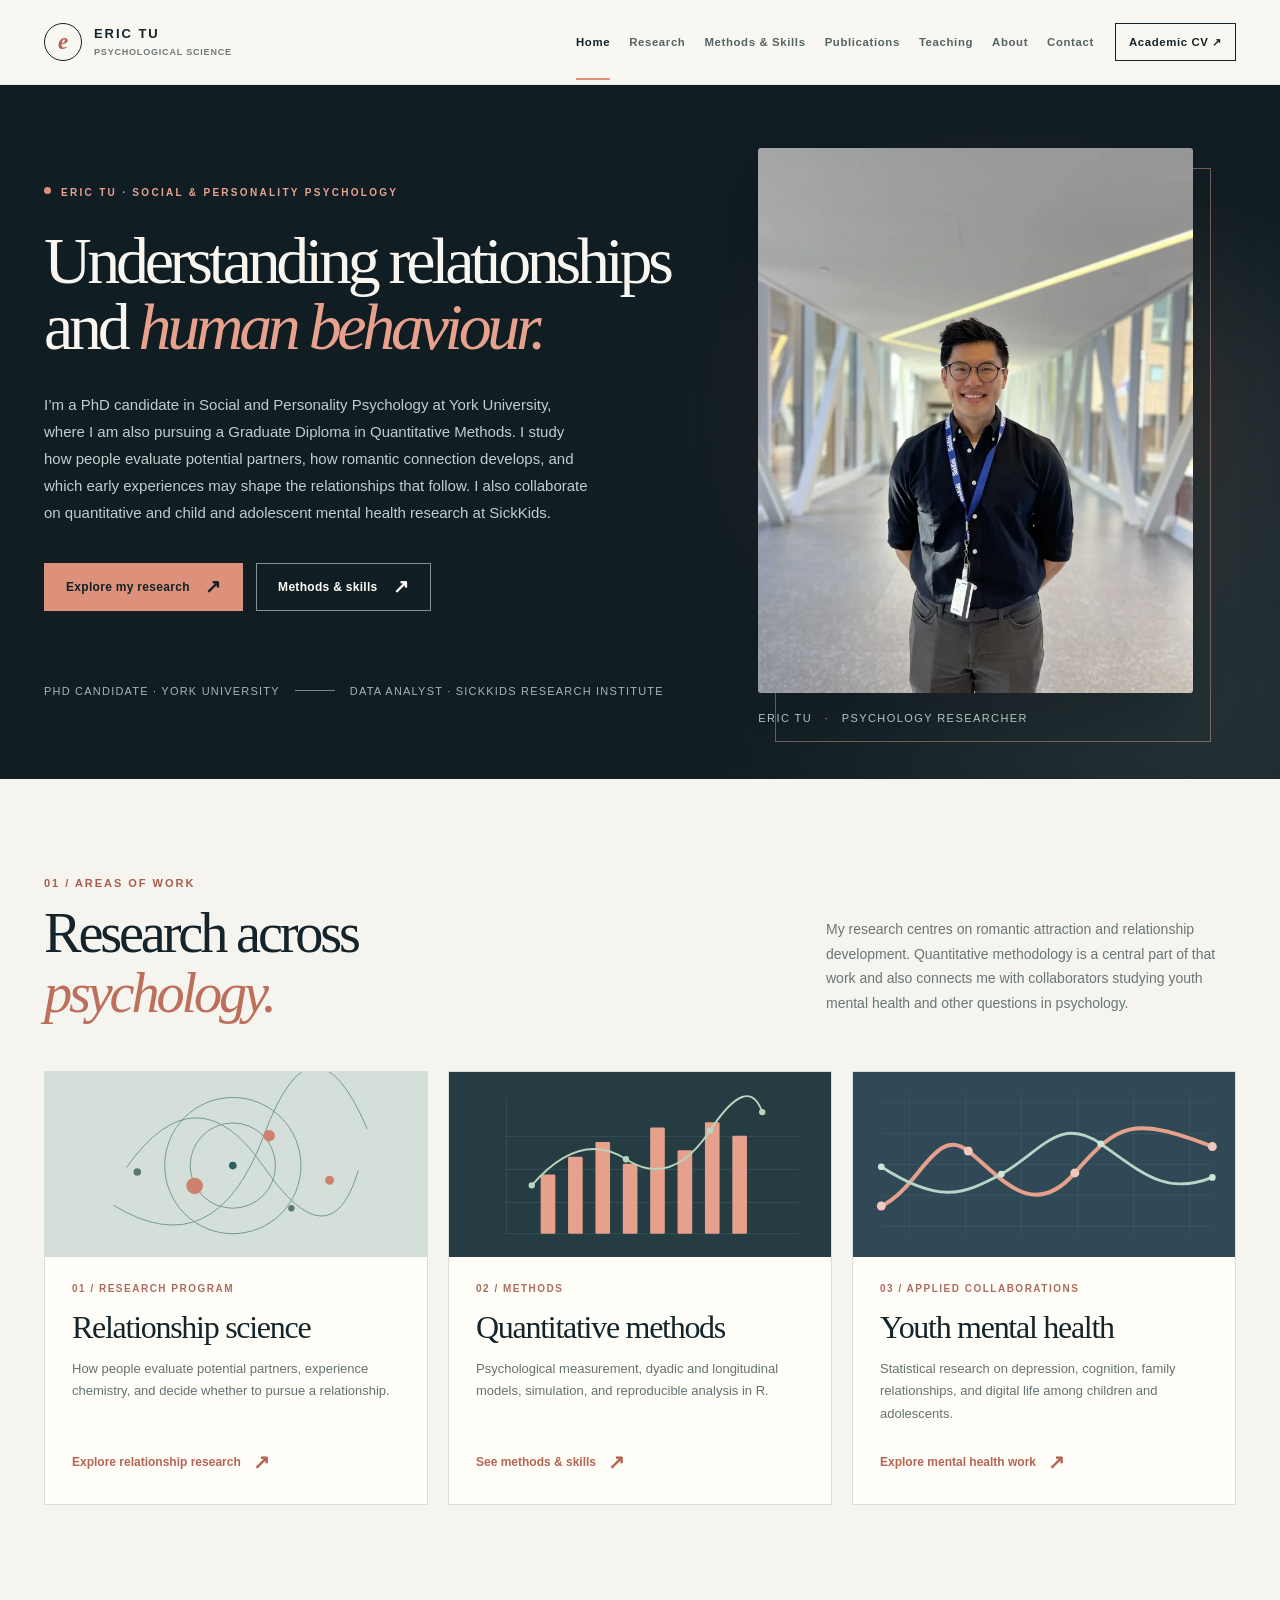
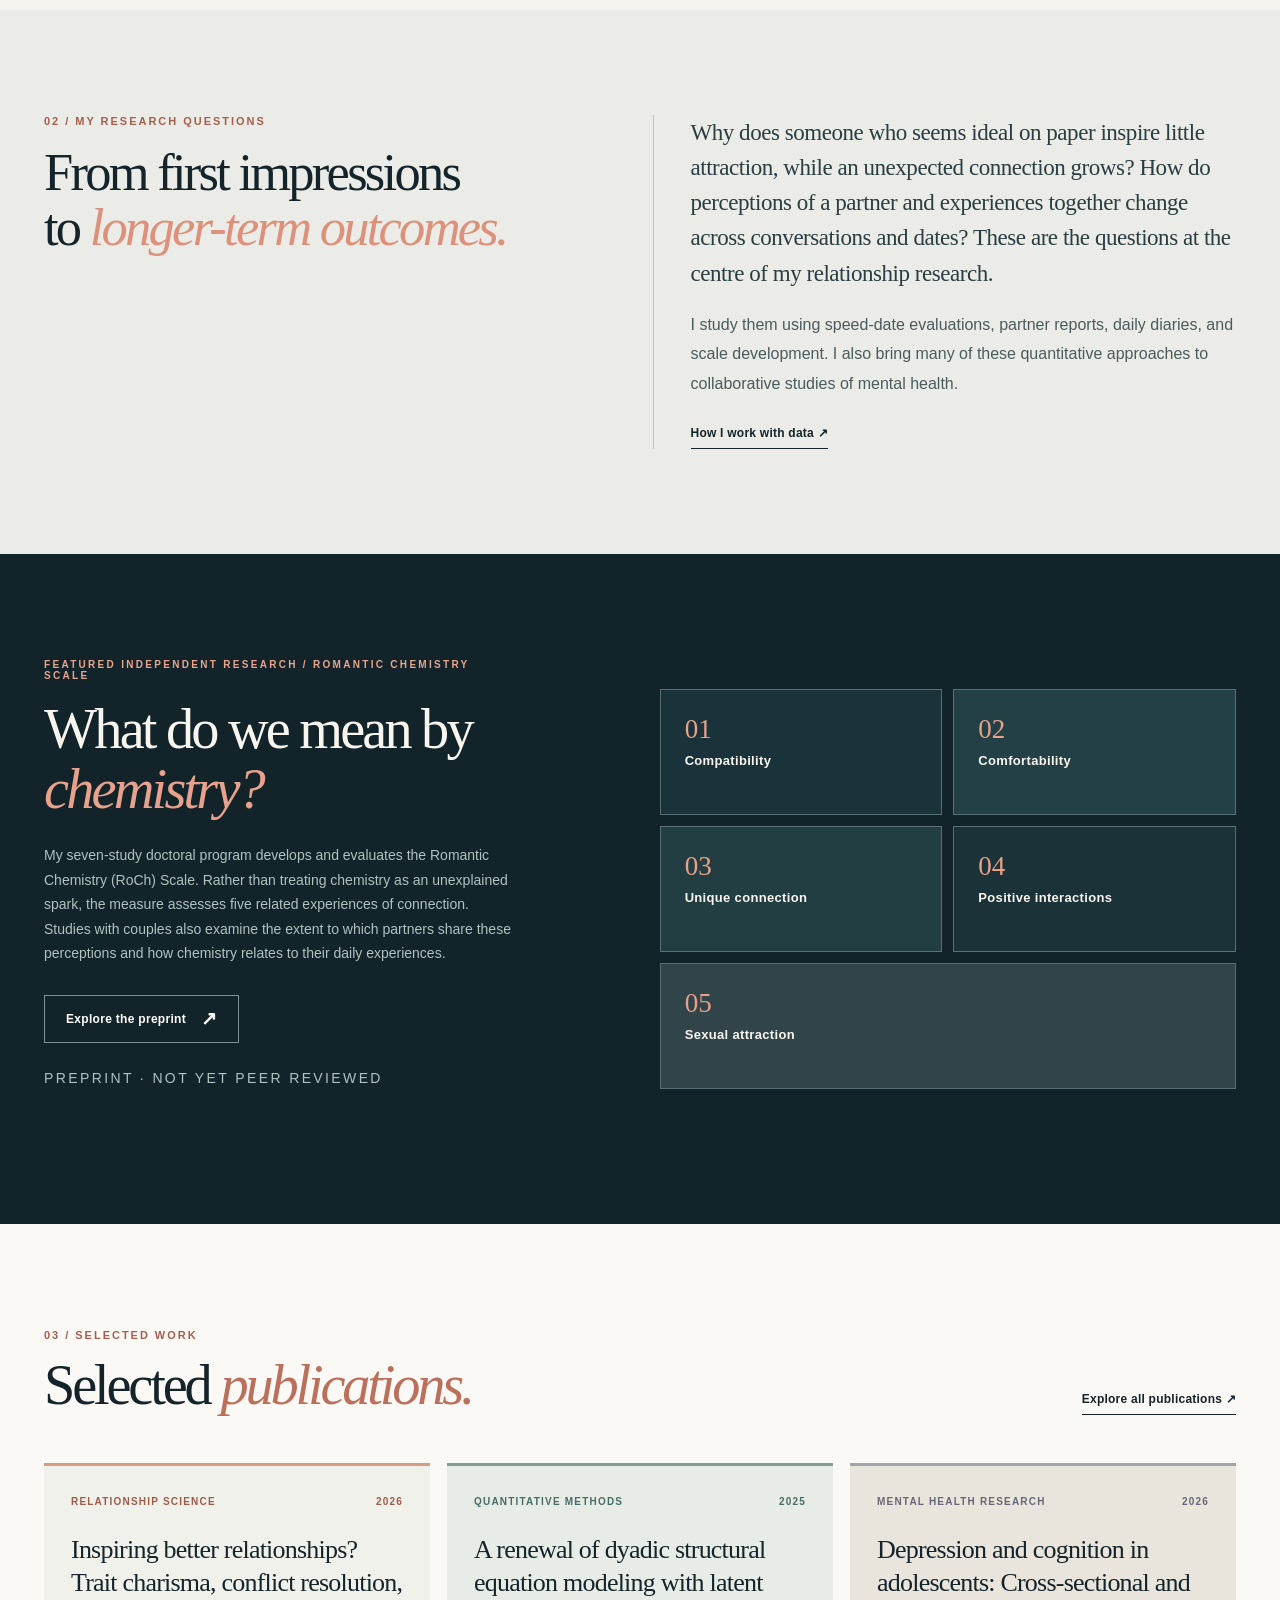
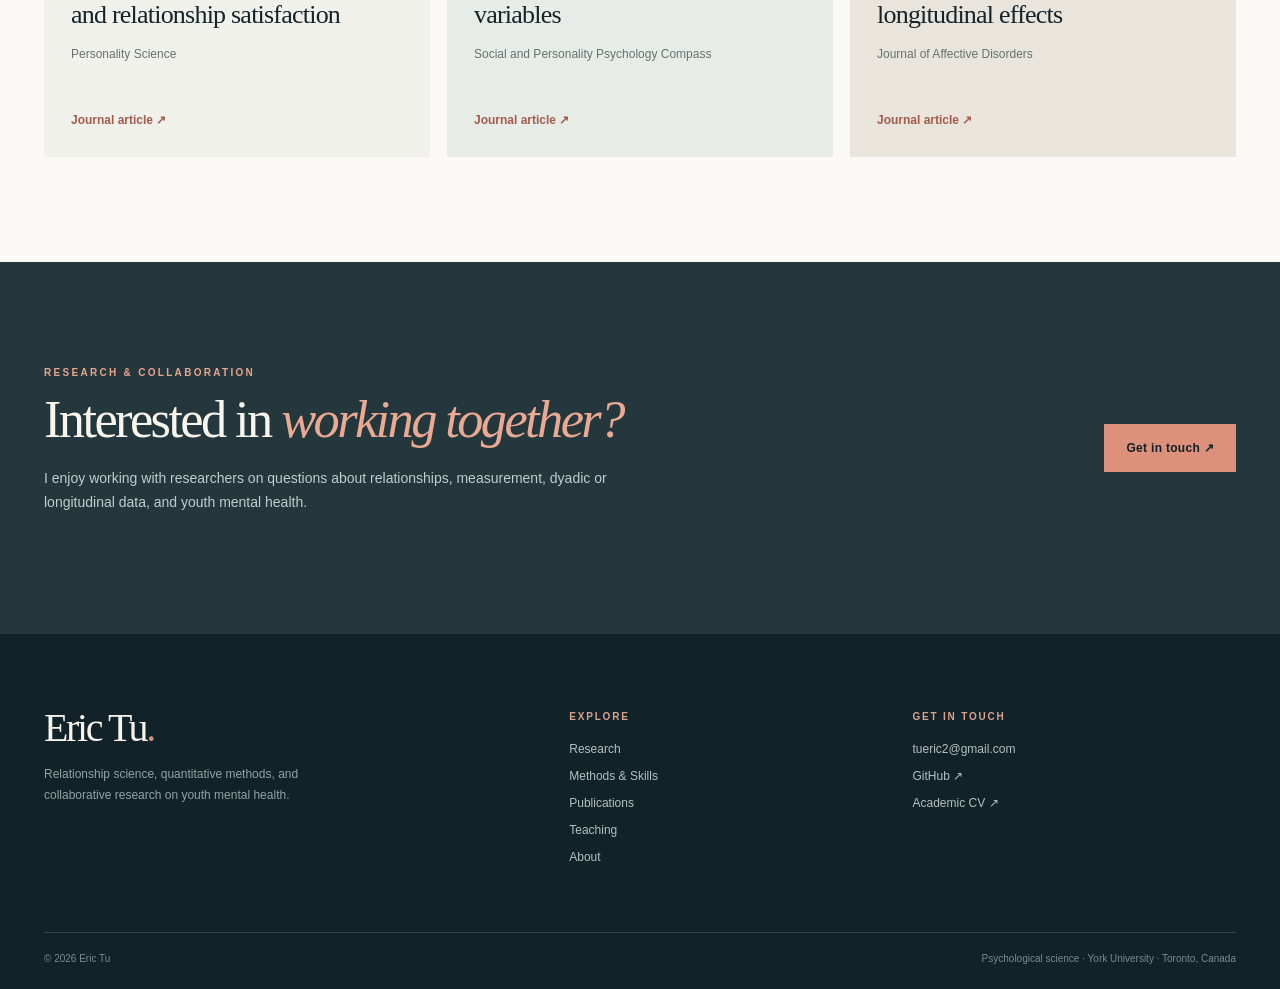
<file: index.html>
<!DOCTYPE html>

<html lang="en"><head>
<meta charset="utf-8"/><meta content="width=device-width, initial-scale=1" name="viewport"/>
<meta content="#14242a" name="theme-color"/><meta content="Eric Tu" name="author"/>
<title>Home | Eric Tu | Psychology Research</title>
<meta content="Eric Tu studies romantic attraction, partner evaluation, and romantic chemistry at York University. His work also spans quantitative methodology, teaching statistics, and collaborative youth mental health research at SickKids." name="description"/>
<link href="https://erictu.ca/" rel="canonical"/>
<meta content="website" property="og:type"/><meta content="Eric Tu" property="og:site_name"/>
<meta content="Home | Eric Tu" property="og:title"/><meta content="Eric Tu is a social and personality psychology researcher studying romantic chemistry, relationship development, quantitative methods, and collaborative youth mental health research." property="og:description"/>
<meta content="https://erictu.ca/" property="og:url"/>
<link href="favicon.svg" rel="icon" type="image/svg+xml"/><link href="assets/styles.css" rel="stylesheet"/>
<script defer="" src="assets/site-v3-2.js"></script><link href="assets/v2.css" rel="stylesheet"/><link href="assets/v3.css" rel="stylesheet"/><link href="assets/v3-3.css" rel="stylesheet"/><link href="assets/v3-4.css" rel="stylesheet"/></head>
<body><a class="skip-link" href="#main">Skip to main content</a>
<header class="site-header"><div class="container header-inner"><a aria-label="Eric Tu homepage" class="logo" href="index.html"><span class="logo-mark">e</span><span class="logo-type">ERIC TU<small>PSYCHOLOGICAL SCIENCE</small></span></a>
<button aria-controls="primary-nav" aria-expanded="false" aria-label="Open navigation menu" class="mobile-toggle"><span></span></button>
<nav aria-label="Main navigation" class="nav" id="primary-nav"><a aria-current="page" href="index.html">Home</a><a href="research.html">Research</a><a href="methods.html">Methods &amp; Skills</a><a href="publications.html">Publications</a><a href="teaching.html">Teaching</a><a href="about.html">About</a><a href="contact.html">Contact</a><a class="nav-cv" href="cv/Eric_Tu_CV_Fall_2026.pdf" rel="noopener" target="_blank">Academic CV ↗</a></nav></div></header>
<!-- Edit the text in this file to update this page. See EDITING_GUIDE.md. -->
<main id="main">
<section class="hero hero-v2"><div class="container hero-layout"><div class="hero-copy">
<div class="eyebrow light eyebrow-dot">ERIC TU · SOCIAL &amp; PERSONALITY PSYCHOLOGY</div>
<h1>Understanding relationships and <em>human behaviour.</em></h1>
<p>I’m a PhD candidate in Social and Personality Psychology at York University, where I am also pursuing a Graduate Diploma in Quantitative Methods. I study how people evaluate potential partners, how romantic connection develops, and which early experiences may shape the relationships that follow. I also collaborate on quantitative and child and adolescent mental health research at SickKids.</p>
<div class="hero-cta"><a class="button" href="research.html">Explore my research <span class="arrow">↗</span></a><a class="button outline" href="methods.html">Methods &amp; skills <span class="arrow">↗</span></a></div>
<div class="hero-meta"><span>PhD candidate · York University</span><span class="line"></span><span>Data Analyst · SickKids Research Institute</span></div>
</div><div class="hero-art hero-art-photo"><figure class="hero-portrait"><img alt="Eric Tu smiling in a bright university hallway" fetchpriority="high" height="1000" src="assets/photos/eric-portrait.webp" width="750"/><figcaption>Eric Tu <span>·</span> Psychology researcher</figcaption></figure></div></div></section>
<section class="section expertise-section"><div class="container"><div class="section-head reveal"><div><div class="section-label">01 / Areas of work</div><h2>Research across<br/><em>psychology.</em></h2></div><p>My research centres on romantic attraction and relationship development. Quantitative methodology is a central part of that work and also connects me with collaborators studying youth mental health and other questions in psychology.</p></div>
<div class="research-grid v2-three-grid">
<a class="research-card reveal" href="research.html#relationship-science"><div class="visual visual-one"><img alt="Abstract intersecting circles representing romantic connection" loading="eager" src="assets/visual-chemistry.svg"/></div><div class="research-card-body"><span class="card-num">01 / Research program</span><h3>Relationship science</h3><p>How people evaluate potential partners, experience chemistry, and decide whether to pursue a relationship.</p><span class="card-link">Explore relationship research <span>↗</span></span></div></a>
<a class="research-card reveal" href="methods.html"><div class="visual visual-three"><img alt="Stylized statistical chart representing quantitative methods" loading="eager" src="assets/visual-methods.svg"/></div><div class="research-card-body"><span class="card-num">02 / Methods</span><h3>Quantitative methods</h3><p>Psychological measurement, dyadic and longitudinal models, simulation, and reproducible analysis in R.</p><span class="card-link">See methods &amp; skills <span>↗</span></span></div></a>
<a class="research-card reveal" href="research.html#mental-health"><div class="visual visual-mental"><img alt="Layered waves and points evoking longitudinal mental health research" loading="eager" src="assets/visual-mental-health.svg"/></div><div class="research-card-body"><span class="card-num">03 / Applied collaborations</span><h3>Youth mental health</h3><p>Statistical research on depression, cognition, family relationships, and digital life among children and adolescents.</p><span class="card-link">Explore mental health work <span>↗</span></span></div></a>
</div></div></section>
<section class="section v2-question-block"><div class="container v2-question-grid"><div class="reveal"><div class="section-label">02 / My research questions</div><h2 class="display">From first impressions<br/>to <em>longer-term outcomes.</em></h2></div><div class="v2-question-copy reveal"><p>Why does someone who seems ideal on paper inspire little attraction, while an unexpected connection grows? How do perceptions of a partner and experiences together change across conversations and dates? These are the questions at the centre of my relationship research.</p><p>I study them using speed-date evaluations, partner reports, daily diaries, and scale development. I also bring many of these quantitative approaches to collaborative studies of mental health.</p><a class="inline-link" href="methods.html">How I work with data ↗</a></div></div></section>
<section class="section spotlight"><div class="container spotlight-inner"><div class="reveal"><div class="eyebrow light">Featured independent research / Romantic Chemistry Scale</div><h2>What do we mean by <em style="font-weight:400;color:#e8a18d">chemistry?</em></h2><p>My seven-study doctoral program develops and evaluates the Romantic Chemistry (RoCh) Scale. Rather than treating chemistry as an unexplained spark, the measure assesses five related experiences of connection. Studies with couples also examine the extent to which partners share these perceptions and how chemistry relates to their daily experiences.</p><a class="button outline" href="https://doi.org/10.31234/osf.io/6cxdn_v1" rel="noopener" target="_blank">Explore the preprint <span class="arrow">↗</span></a><p class="small-caption" style="margin-top:23px">Preprint · Not yet peer reviewed</p></div><div aria-label="Five dimensions of the Romantic Chemistry Scale" class="dimensions reveal"><div class="dimension"><small>01</small><strong>Compatibility</strong></div><div class="dimension"><small>02</small><strong>Comfortability</strong></div><div class="dimension"><small>03</small><strong>Unique connection</strong></div><div class="dimension"><small>04</small><strong>Positive interactions</strong></div><div class="dimension"><small>05</small><strong>Sexual attraction</strong></div></div></div></section>
<section class="section selected-v2"><div class="container"><div class="section-head reveal"><div><div class="section-label">03 / Selected work</div><h2>Selected <em>publications.</em></h2></div><a class="inline-link" href="publications.html">Explore all publications ↗</a></div>
<div class="v2-feature-pubs">
<a class="v2-feature-pub reveal" href="https://doi.org/10.1177/27000710261456857" rel="noopener" target="_blank"><span class="pub-category">Relationship science <span>2026</span></span><h3>Inspiring better relationships? Trait charisma, conflict resolution, and relationship satisfaction</h3><p>Personality Science</p><span class="card-link">Journal article ↗</span></a>
<a class="v2-feature-pub reveal" href="https://doi.org/10.1111/spc3.70045" rel="noopener" target="_blank"><span class="pub-category">Quantitative methods <span>2025</span></span><h3>A renewal of dyadic structural equation modeling with latent variables</h3><p>Social and Personality Psychology Compass</p><span class="card-link">Journal article ↗</span></a>
<a class="v2-feature-pub reveal" href="https://doi.org/10.1016/j.jad.2026.121282" rel="noopener" target="_blank"><span class="pub-category">Mental health research <span>2026</span></span><h3>Depression and cognition in adolescents: Cross-sectional and longitudinal effects</h3><p>Journal of Affective Disorders</p><span class="card-link">Journal article ↗</span></a>
</div></div></section>
<section class="section v2-cta-section"><div class="container v2-cta-inner"><div><div class="eyebrow light">Research &amp; collaboration</div><h2>Interested in <em>working together?</em></h2><p>I enjoy working with researchers on questions about relationships, measurement, dyadic or longitudinal data, and youth mental health.</p></div><a class="button" href="contact.html">Get in touch ↗</a></div></section>
</main>
<footer class="site-footer"><div class="container footer-top"><div><a class="footer-name" href="index.html">Eric Tu<span style="color:#d98f7b">.</span></a><p class="footer-strap">Relationship science, quantitative methods, and collaborative research on youth mental health.</p></div><div class="footer-column"><h4>Explore</h4><a href="research.html">Research</a><a href="methods.html">Methods &amp; Skills</a><a href="publications.html">Publications</a><a href="teaching.html">Teaching</a><a href="about.html">About</a></div><div class="footer-column"><h4>Get in touch</h4><a href="mailto:tueric2@gmail.com">tueric2@gmail.com</a><a href="https://github.com/tu-eric" rel="noopener" target="_blank">GitHub ↗</a><a href="cv/Eric_Tu_CV_Fall_2026.pdf" rel="noopener" target="_blank">Academic CV ↗</a></div></div><div class="container footer-bottom"><span>© 2026 Eric Tu</span><span>Psychological science · York University · Toronto, Canada</span></div></footer>
</body></html>
</file>
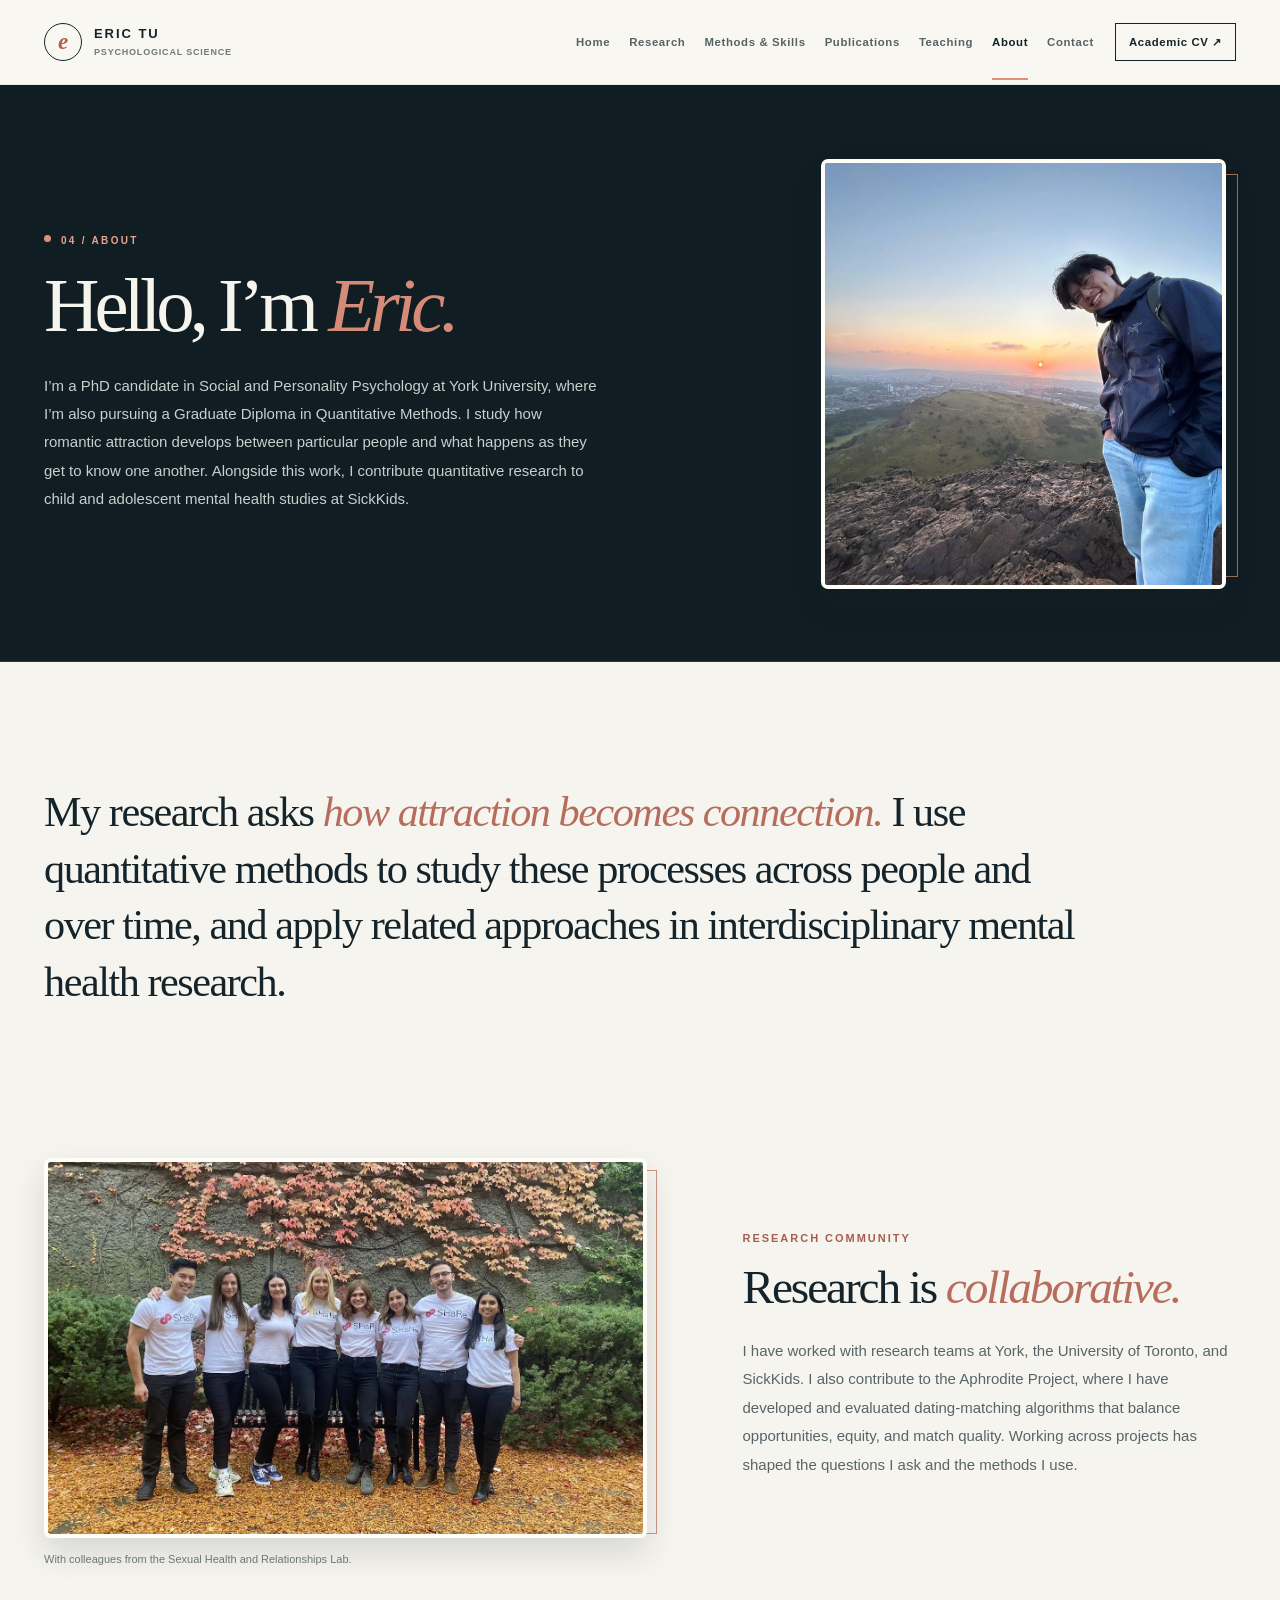
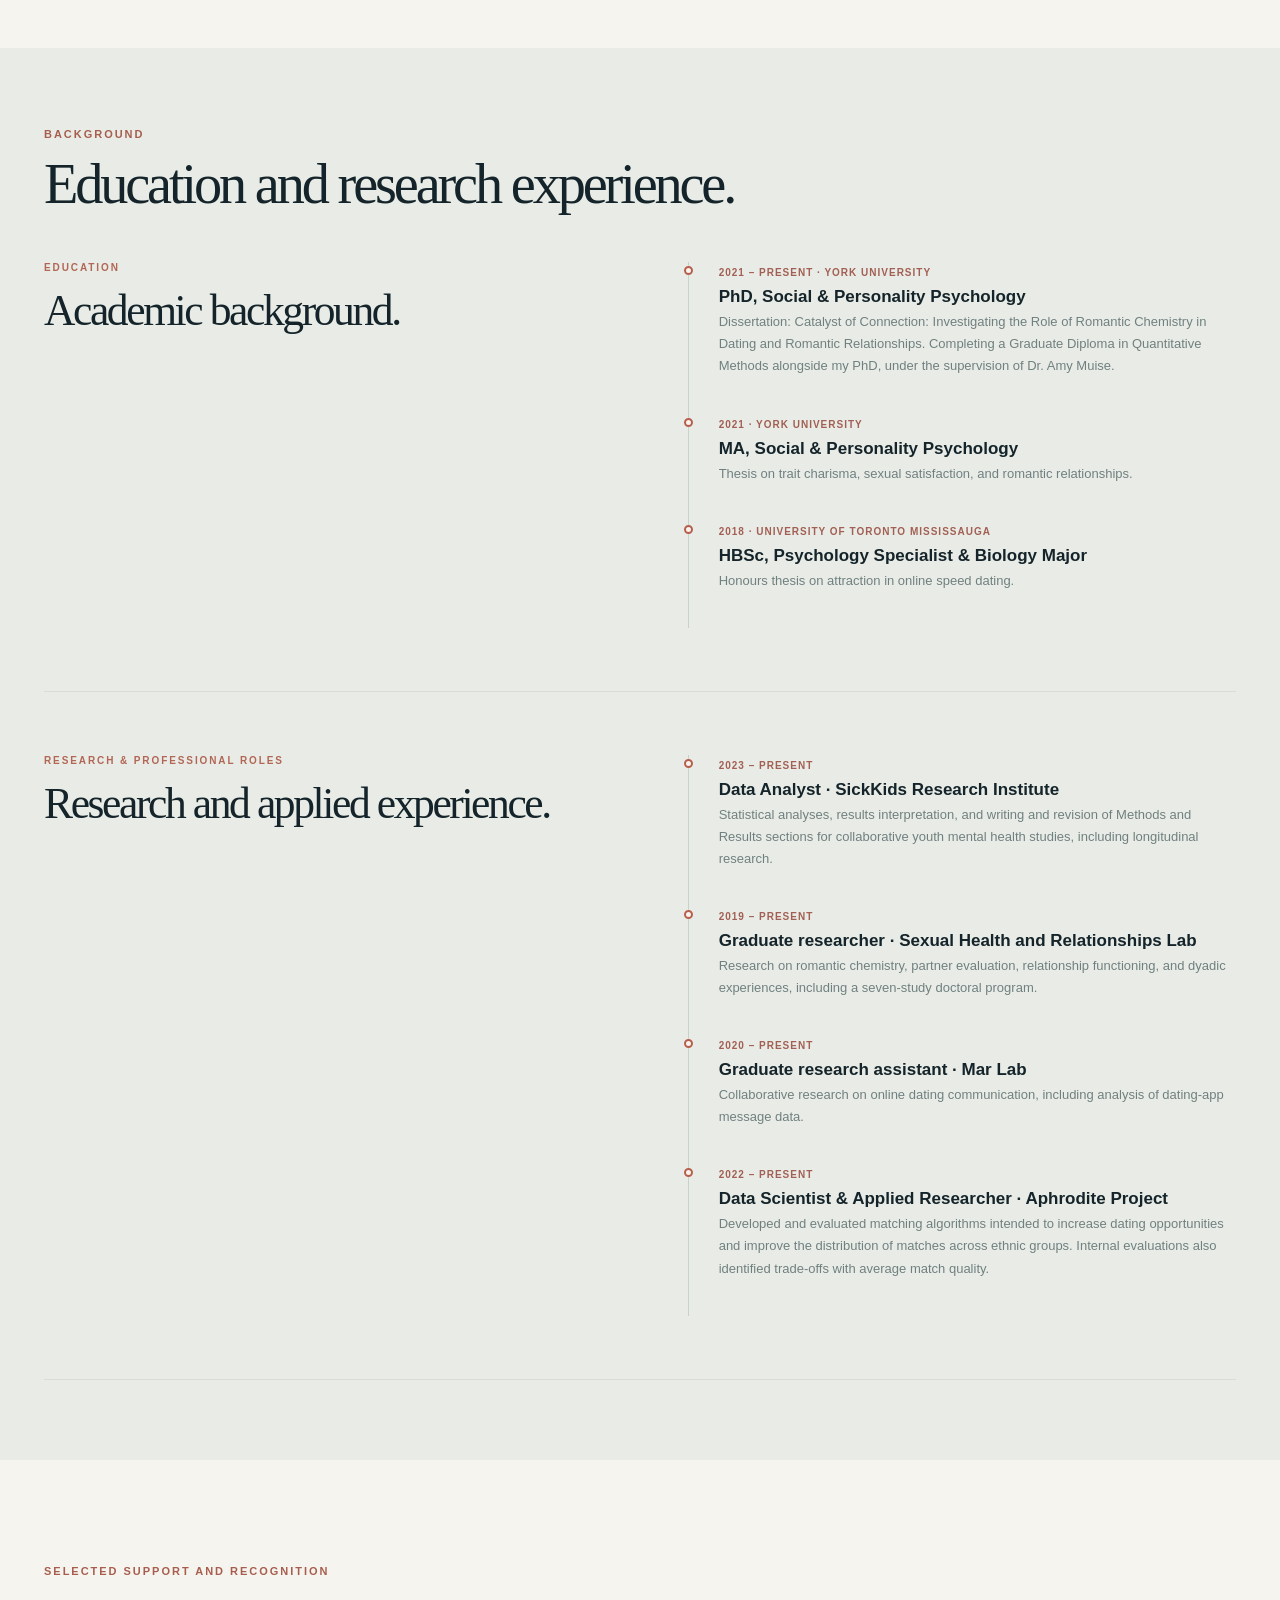
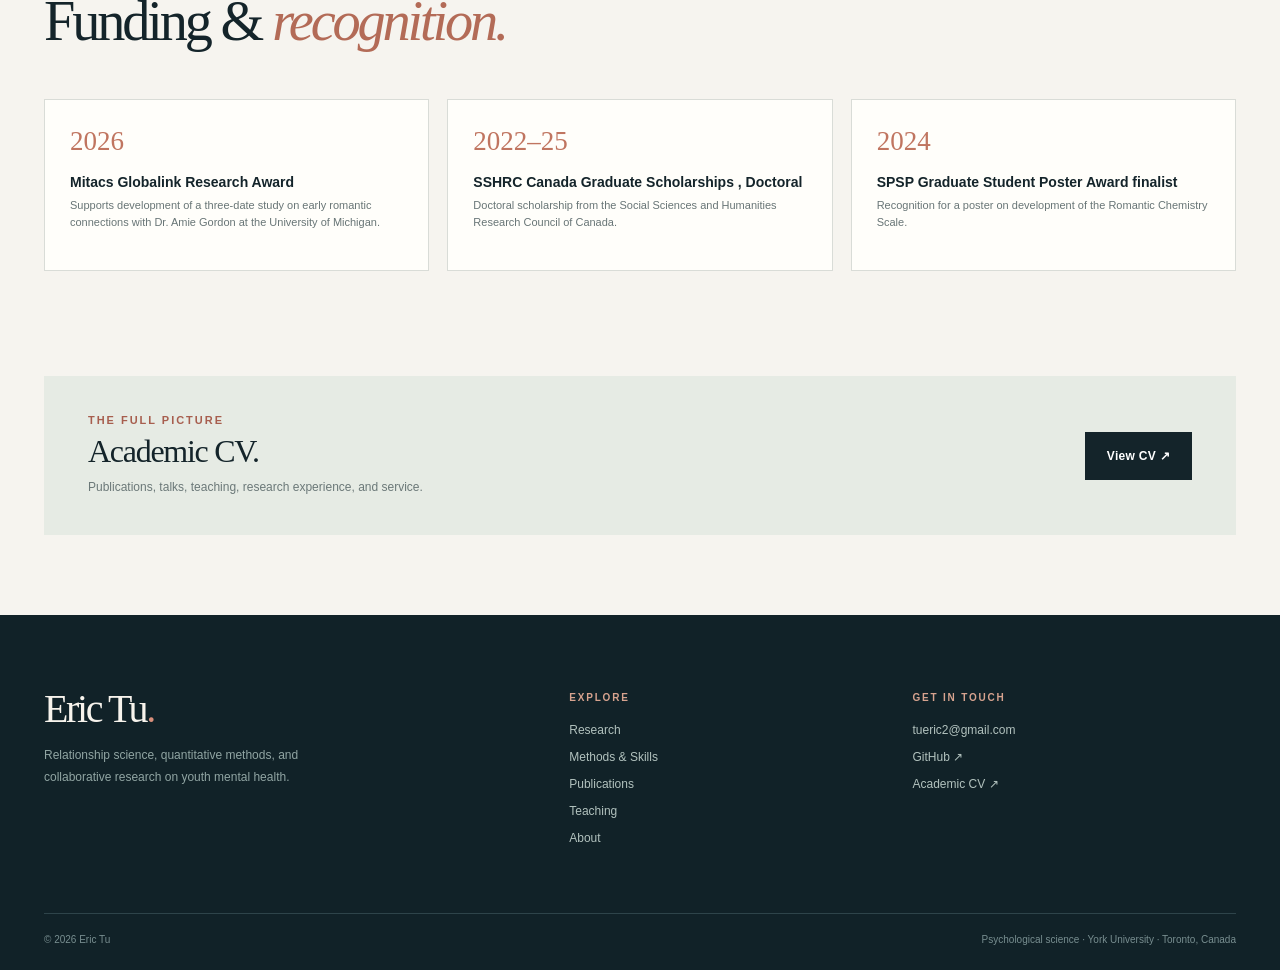
<file: about.html>
<!DOCTYPE html>

<html lang="en"><head>
<meta charset="utf-8"/><meta content="width=device-width, initial-scale=1" name="viewport"/>
<meta content="#14242a" name="theme-color"/><meta content="Eric Tu" name="author"/>
<title>About | Eric Tu | Psychology Research</title>
<meta content="About Eric Tu, York University PhD candidate in Social and Personality Psychology and Quantitative Methods, and quantitative research collaborator at SickKids." name="description"/>
<link href="https://erictu.ca/about.html" rel="canonical"/>
<meta content="website" property="og:type"/><meta content="Eric Tu" property="og:site_name"/>
<meta content="About | Eric Tu" property="og:title"/><meta content="Meet Eric Tu, a York University social and personality psychology PhD researcher and SickKids Data Analyst with quantitative research expertise." property="og:description"/>
<meta content="https://erictu.ca/about.html" property="og:url"/>
<link href="favicon.svg" rel="icon" type="image/svg+xml"/><link href="assets/styles.css" rel="stylesheet"/>
<script defer="" src="assets/site-v3-2.js"></script><link href="assets/v2.css" rel="stylesheet"/><link href="assets/v3.css" rel="stylesheet"/><link href="assets/v3-3.css" rel="stylesheet"/><link href="assets/v3-4.css" rel="stylesheet"/></head>
<body><a class="skip-link" href="#main">Skip to main content</a>
<header class="site-header"><div class="container header-inner"><a aria-label="Eric Tu homepage" class="logo" href="index.html"><span class="logo-mark">e</span><span class="logo-type">ERIC TU<small>PSYCHOLOGICAL SCIENCE</small></span></a>
<button aria-controls="primary-nav" aria-expanded="false" aria-label="Open navigation menu" class="mobile-toggle"><span></span></button>
<nav aria-label="Main navigation" class="nav" id="primary-nav"><a href="index.html">Home</a><a href="research.html">Research</a><a href="methods.html">Methods &amp; Skills</a><a href="publications.html">Publications</a><a href="teaching.html">Teaching</a><a aria-current="page" href="about.html">About</a><a href="contact.html">Contact</a><a class="nav-cv" href="cv/Eric_Tu_CV_Fall_2026.pdf" rel="noopener" target="_blank">Academic CV ↗</a></nav></div></header>
<!-- Edit the text in this file to update this page. See EDITING_GUIDE.md. -->
<main id="main"><section class="page-hero dark about-hero-photo"><div class="container page-hero-inner"><div><div class="eyebrow light eyebrow-dot">04 / About</div><h1>Hello, I’m <em>Eric.</em></h1><p class="lede">I’m a PhD candidate in Social and Personality Psychology at York University, where I’m also pursuing a Graduate Diploma in Quantitative Methods. I study how romantic attraction develops between particular people and what happens as they get to know one another. Alongside this work, I contribute quantitative research to child and adolescent mental health studies at SickKids.</p></div><figure class="about-sunset-figure photo-frame"><img alt="Eric Tu outdoors at sunset on a hill overlooking a city" decoding="async" height="1600" loading="eager" src="assets/photos/eric-sunset.webp" width="1200"/></figure></div></section>
<section class="section-tight"><div class="container"><p class="bio-statement reveal">My research asks <em style="color:#b76d5c">how attraction becomes connection.</em> I use quantitative methods to study these processes across people and over time, and apply related approaches in interdisciplinary mental health research.</p></div></section>
<section class="section-tight photo-lab-section"><div class="container"><div class="photo-lab-grid"><figure class="photo-lab-photo photo-frame"><img alt="Members of the SHaRe research lab standing together outside in autumn" decoding="async" height="1000" loading="lazy" src="assets/photos/share-lab-group.webp" width="1333"/><figcaption>With colleagues from the Sexual Health and Relationships Lab.</figcaption></figure><div class="photo-lab-text"><div class="section-label">Research community</div><h2>Research is <em>collaborative.</em></h2><p>I have worked with research teams at York, the University of Toronto, and SickKids. I also contribute to the Aphrodite Project, where I have developed and evaluated dating-matching algorithms that balance opportunities, equity, and match quality. Working across projects has shaped the questions I ask and the methods I use.</p></div></div></div></section>
<section class="section-tight research-section"><div class="container"><div class="section-head"><div><div class="section-label">Background</div><h2>Education and research experience.</h2></div></div><div class="editorial-row" style="padding-top:0"><div><div class="kicker">Education</div><h2>Academic background.</h2></div><div class="timeline"><div class="timeline-item"><small>2021 – Present · York University</small><h3>PhD, Social &amp; Personality Psychology</h3><p>Dissertation: Catalyst of Connection: Investigating the Role of Romantic Chemistry in Dating and Romantic Relationships. Completing a Graduate Diploma in Quantitative Methods alongside my PhD, under the supervision of Dr. Amy Muise.</p></div><div class="timeline-item"><small>2021 · York University</small><h3>MA, Social &amp; Personality Psychology</h3><p>Thesis on trait charisma, sexual satisfaction, and romantic relationships.</p></div><div class="timeline-item"><small>2018 · University of Toronto Mississauga</small><h3>HBSc, Psychology Specialist &amp; Biology Major</h3><p>Honours thesis on attraction in online speed dating.</p></div></div></div><div class="editorial-row"><div><div class="kicker">Research &amp; professional roles</div><h2>Research and applied experience.</h2></div><div class="timeline"><div class="timeline-item"><small>2023 – Present</small><h3>Data Analyst · SickKids Research Institute</h3><p>Statistical analyses, results interpretation, and writing and revision of Methods and Results sections for collaborative youth mental health studies, including longitudinal research.</p></div><div class="timeline-item"><small>2019 – Present</small><h3>Graduate researcher · Sexual Health and Relationships Lab</h3><p>Research on romantic chemistry, partner evaluation, relationship functioning, and dyadic experiences, including a seven-study doctoral program.</p></div><div class="timeline-item"><small>2020 – Present</small><h3>Graduate research assistant · Mar Lab</h3><p>Collaborative research on online dating communication, including analysis of dating-app message data.</p></div><div class="timeline-item"><small>2022 – Present</small><h3>Data Scientist &amp; Applied Researcher · Aphrodite Project</h3><p>Developed and evaluated matching algorithms intended to increase dating opportunities and improve the distribution of matches across ethnic groups. Internal evaluations also identified trade-offs with average match quality.</p></div></div></div></div></section>
<section class="section"><div class="container"><div class="section-head"><div><div class="section-label">Selected support and recognition</div><h2>Funding &amp; <em style="color:#b36b57;font-weight:400">recognition.</em></h2></div></div><div class="award-list"><div class="award-card"><div class="award-year">2026</div><h3>Mitacs Globalink Research Award</h3><p>Supports development of a three-date study on early romantic connections with Dr. Amie Gordon at the University of Michigan.</p></div><div class="award-card"><div class="award-year">2022–25</div><h3>SSHRC Canada Graduate Scholarships ,  Doctoral</h3><p>Doctoral scholarship from the Social Sciences and Humanities Research Council of Canada.</p></div><div class="award-card"><div class="award-year">2024</div><h3>SPSP Graduate Student Poster Award finalist</h3><p>Recognition for a poster on development of the Romantic Chemistry Scale.</p></div></div></div></section>
<section class="section-tight" style="padding-top:0"><div class="container cv-panel"><div><div class="section-label">The full picture</div><h2>Academic CV.</h2><p>Publications, talks, teaching, research experience, and service.</p></div><a class="button dark" href="cv/Eric_Tu_CV_Fall_2026.pdf" rel="noopener" target="_blank">View CV ↗</a></div></section>
</main>
<footer class="site-footer"><div class="container footer-top"><div><a class="footer-name" href="index.html">Eric Tu<span style="color:#d98f7b">.</span></a><p class="footer-strap">Relationship science, quantitative methods, and collaborative research on youth mental health.</p></div><div class="footer-column"><h4>Explore</h4><a href="research.html">Research</a><a href="methods.html">Methods &amp; Skills</a><a href="publications.html">Publications</a><a href="teaching.html">Teaching</a><a href="about.html">About</a></div><div class="footer-column"><h4>Get in touch</h4><a href="mailto:tueric2@gmail.com">tueric2@gmail.com</a><a href="https://github.com/tu-eric" rel="noopener" target="_blank">GitHub ↗</a><a href="cv/Eric_Tu_CV_Fall_2026.pdf" rel="noopener" target="_blank">Academic CV ↗</a></div></div><div class="container footer-bottom"><span>© 2026 Eric Tu</span><span>Psychological science · York University · Toronto, Canada</span></div></footer>
</body></html>
</file>
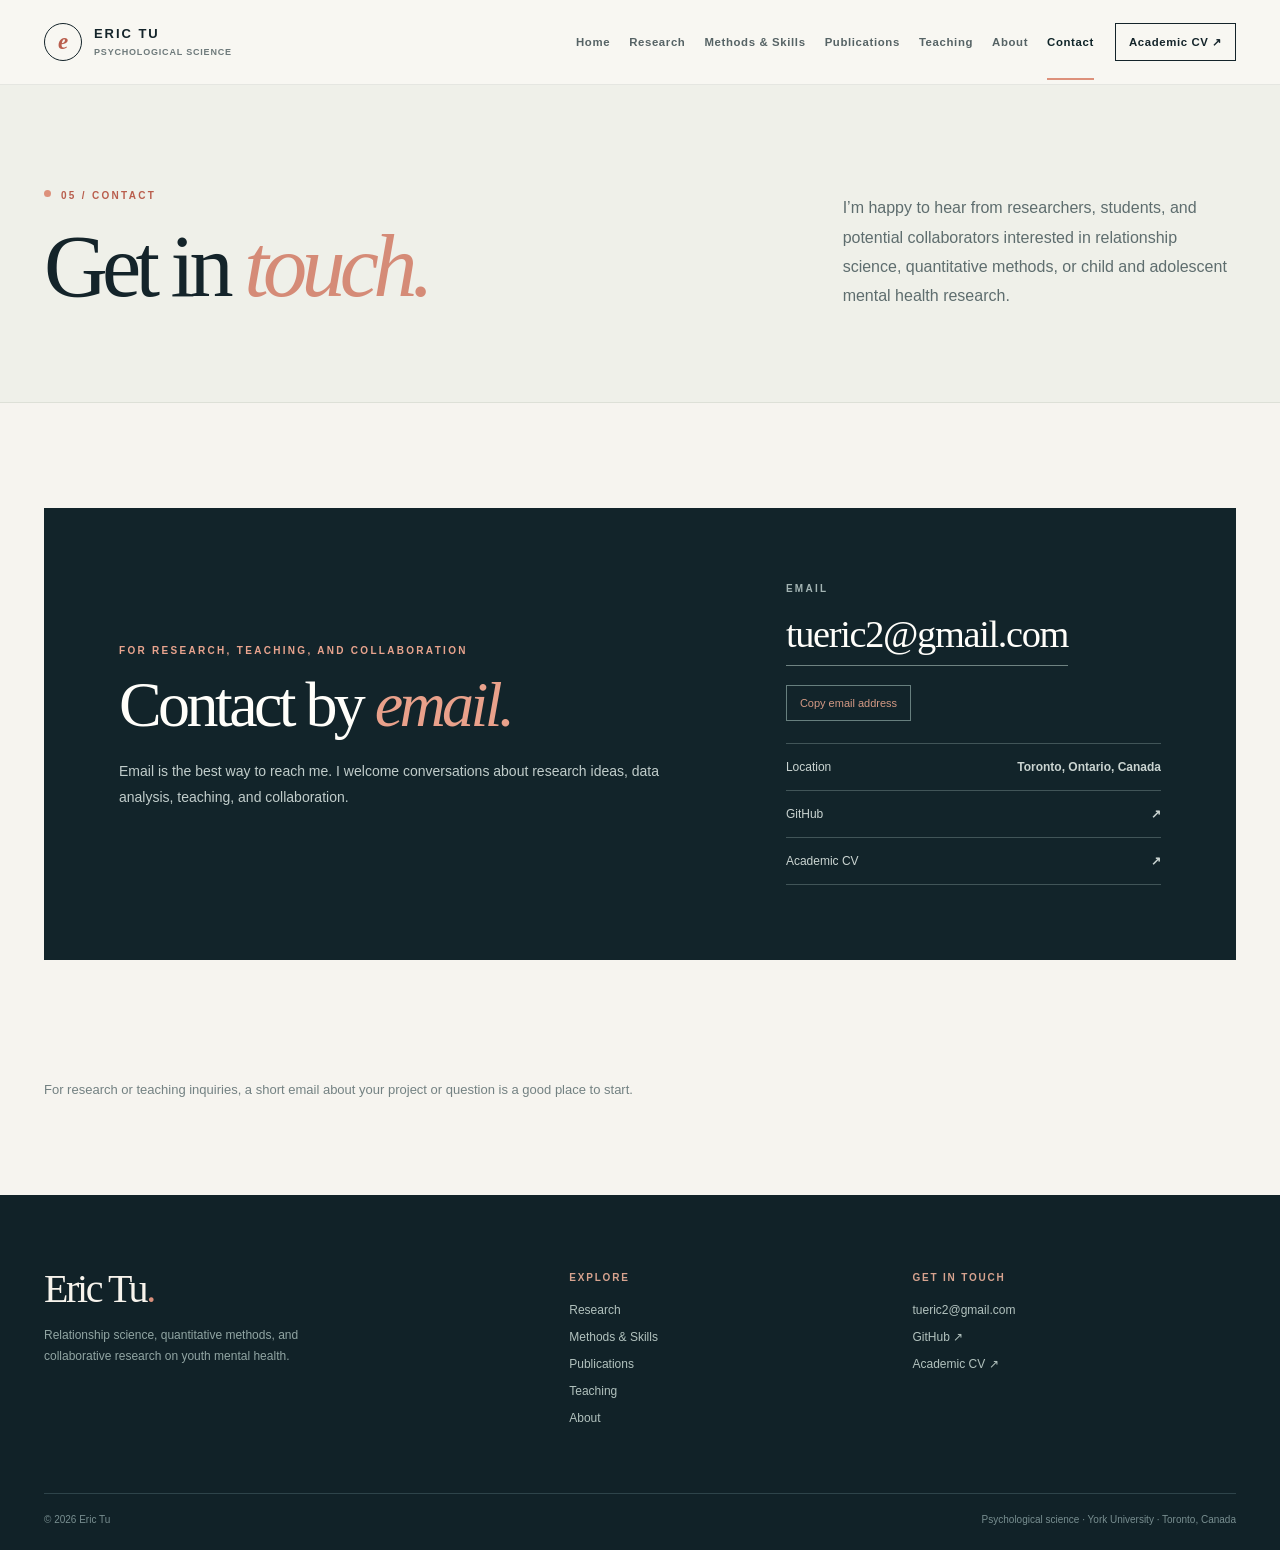
<file: contact.html>
<!DOCTYPE html>

<html lang="en"><head>
<meta charset="utf-8"/><meta content="width=device-width, initial-scale=1" name="viewport"/>
<meta content="#14242a" name="theme-color"/><meta content="Eric Tu" name="author"/>
<title>Contact | Eric Tu | Psychology Research</title>
<meta content="Contact Eric Tu about relationship science, quantitative methods, mentoring, teaching, and interdisciplinary research collaborations." name="description"/>
<link href="https://erictu.ca/contact.html" rel="canonical"/>
<meta content="website" property="og:type"/><meta content="Eric Tu" property="og:site_name"/>
<meta content="Contact | Eric Tu" property="og:title"/><meta content="Contact Eric Tu about relationship science, quantitative psychology, statistical research collaboration, teaching, and mental health research." property="og:description"/>
<meta content="https://erictu.ca/contact.html" property="og:url"/>
<link href="favicon.svg" rel="icon" type="image/svg+xml"/><link href="assets/styles.css" rel="stylesheet"/>
<script defer="" src="assets/site-v3-2.js"></script><link href="assets/v2.css" rel="stylesheet"/><link href="assets/v3.css" rel="stylesheet"/><link href="assets/v3-3.css" rel="stylesheet"/><link href="assets/v3-4.css" rel="stylesheet"/></head>
<body><a class="skip-link" href="#main">Skip to main content</a>
<header class="site-header"><div class="container header-inner"><a aria-label="Eric Tu homepage" class="logo" href="index.html"><span class="logo-mark">e</span><span class="logo-type">ERIC TU<small>PSYCHOLOGICAL SCIENCE</small></span></a>
<button aria-controls="primary-nav" aria-expanded="false" aria-label="Open navigation menu" class="mobile-toggle"><span></span></button>
<nav aria-label="Main navigation" class="nav" id="primary-nav"><a href="index.html">Home</a><a href="research.html">Research</a><a href="methods.html">Methods &amp; Skills</a><a href="publications.html">Publications</a><a href="teaching.html">Teaching</a><a href="about.html">About</a><a aria-current="page" href="contact.html">Contact</a><a class="nav-cv" href="cv/Eric_Tu_CV_Fall_2026.pdf" rel="noopener" target="_blank">Academic CV ↗</a></nav></div></header>
<!-- Edit the text in this file to update this page. See EDITING_GUIDE.md. -->
<main id="main"><section class="page-hero"><div class="container page-hero-inner"><div><div class="eyebrow eyebrow-dot">05 / Contact</div><h1>Get in <em>touch.</em></h1></div><p class="lede">I’m happy to hear from researchers, students, and potential collaborators interested in relationship science, quantitative methods, or child and adolescent mental health research.</p></div></section>
<section class="section"><div class="container contact-block"><div><div class="eyebrow light">For research, teaching, and collaboration</div><h2>Contact by <em style="font-weight:400;color:#e9a18b">email.</em></h2><p>Email is the best way to reach me. I welcome conversations about research ideas, data analysis, teaching, and collaboration.</p></div><div><div class="eyebrow dark" style="margin-bottom:18px">Email</div><a class="contact-email" href="mailto:tueric2@gmail.com">tueric2@gmail.com</a><button class="copy-email" data-copy-email="" type="button">Copy email address</button><div class="contact-list"><span>Location <strong>Toronto, Ontario, Canada</strong></span><a href="https://github.com/tu-eric" rel="noopener" target="_blank">GitHub <strong>↗</strong></a><a href="cv/Eric_Tu_CV_Fall_2026.pdf" rel="noopener" target="_blank">Academic CV <strong>↗</strong></a></div></div></div></section>
<section class="section-tight" style="padding-top:0"><div class="container"><p style="font-size:13px;color:#738182;max-width:720px;line-height:1.8">For research or teaching inquiries, a short email about your project or question is a good place to start.</p></div></section>
</main>
<footer class="site-footer"><div class="container footer-top"><div><a class="footer-name" href="index.html">Eric Tu<span style="color:#d98f7b">.</span></a><p class="footer-strap">Relationship science, quantitative methods, and collaborative research on youth mental health.</p></div><div class="footer-column"><h4>Explore</h4><a href="research.html">Research</a><a href="methods.html">Methods &amp; Skills</a><a href="publications.html">Publications</a><a href="teaching.html">Teaching</a><a href="about.html">About</a></div><div class="footer-column"><h4>Get in touch</h4><a href="mailto:tueric2@gmail.com">tueric2@gmail.com</a><a href="https://github.com/tu-eric" rel="noopener" target="_blank">GitHub ↗</a><a href="cv/Eric_Tu_CV_Fall_2026.pdf" rel="noopener" target="_blank">Academic CV ↗</a></div></div><div class="container footer-bottom"><span>© 2026 Eric Tu</span><span>Psychological science · York University · Toronto, Canada</span></div></footer>
</body></html>
</file>
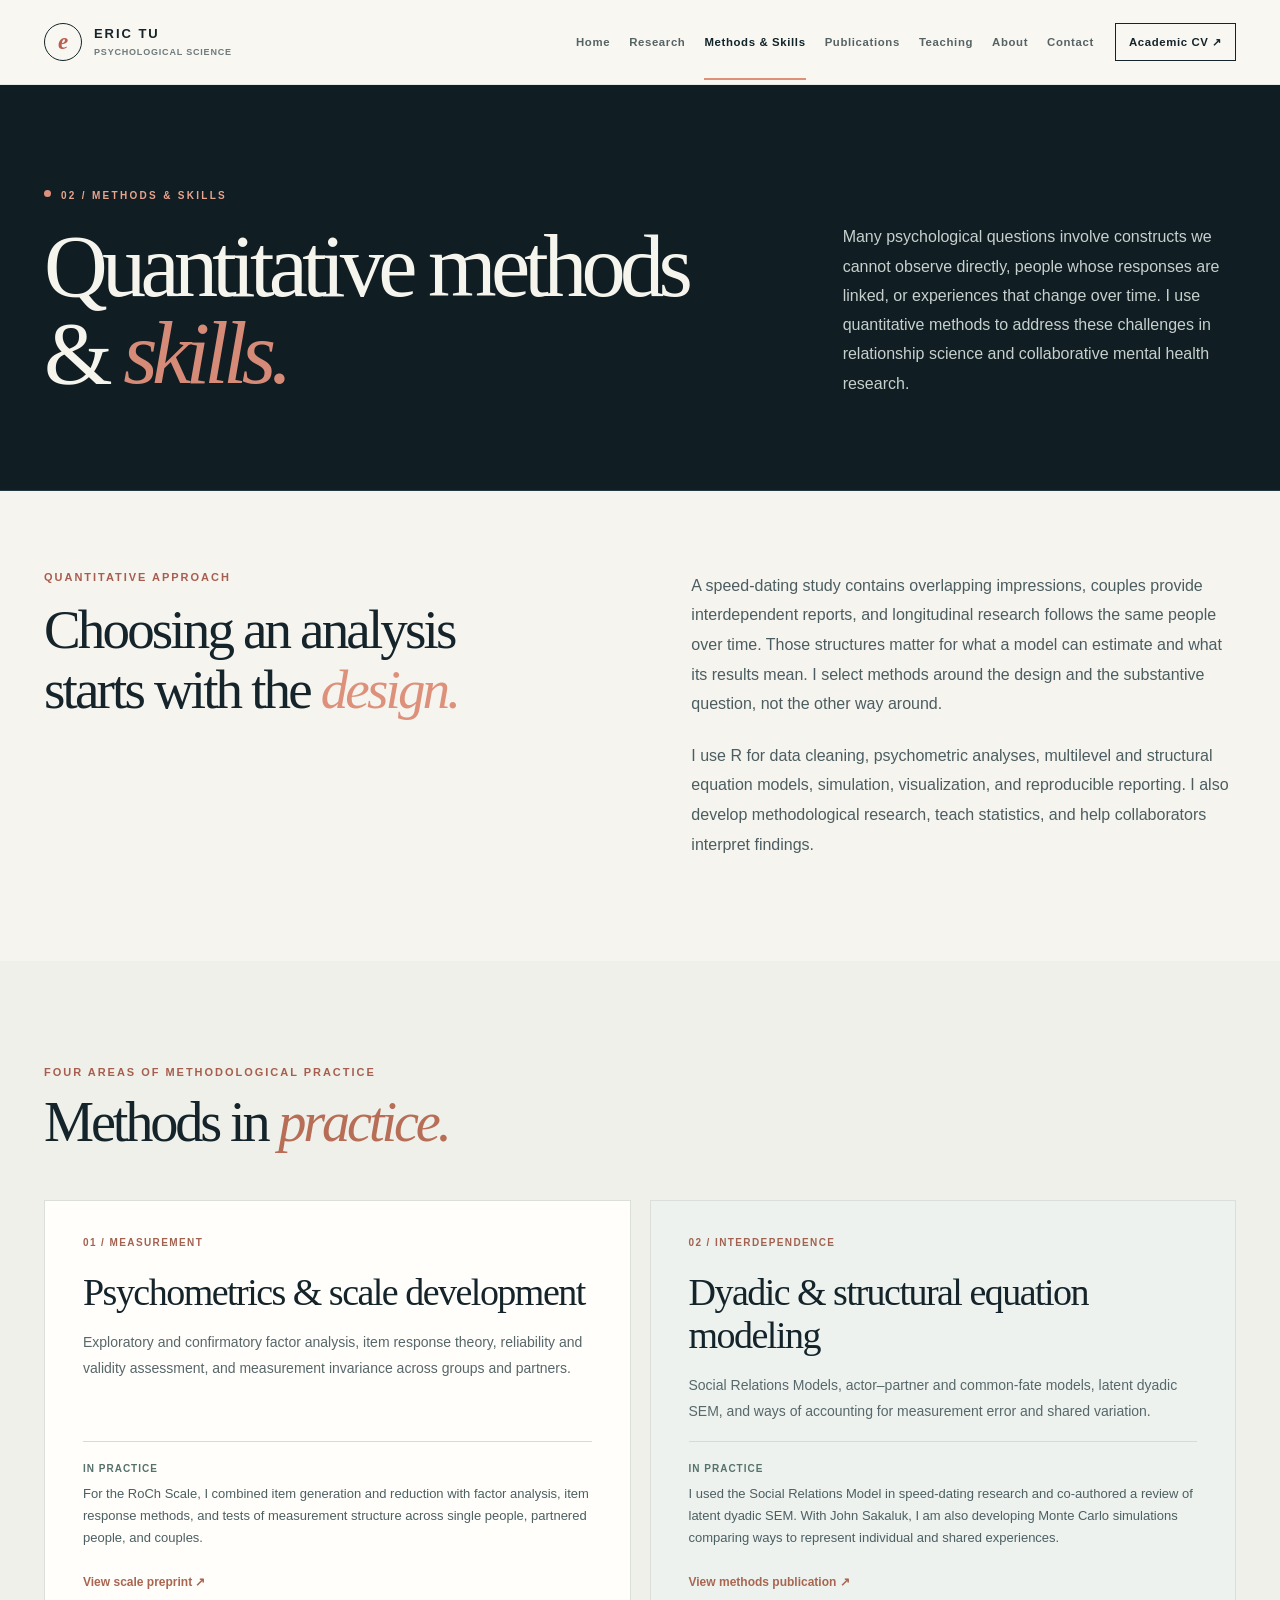
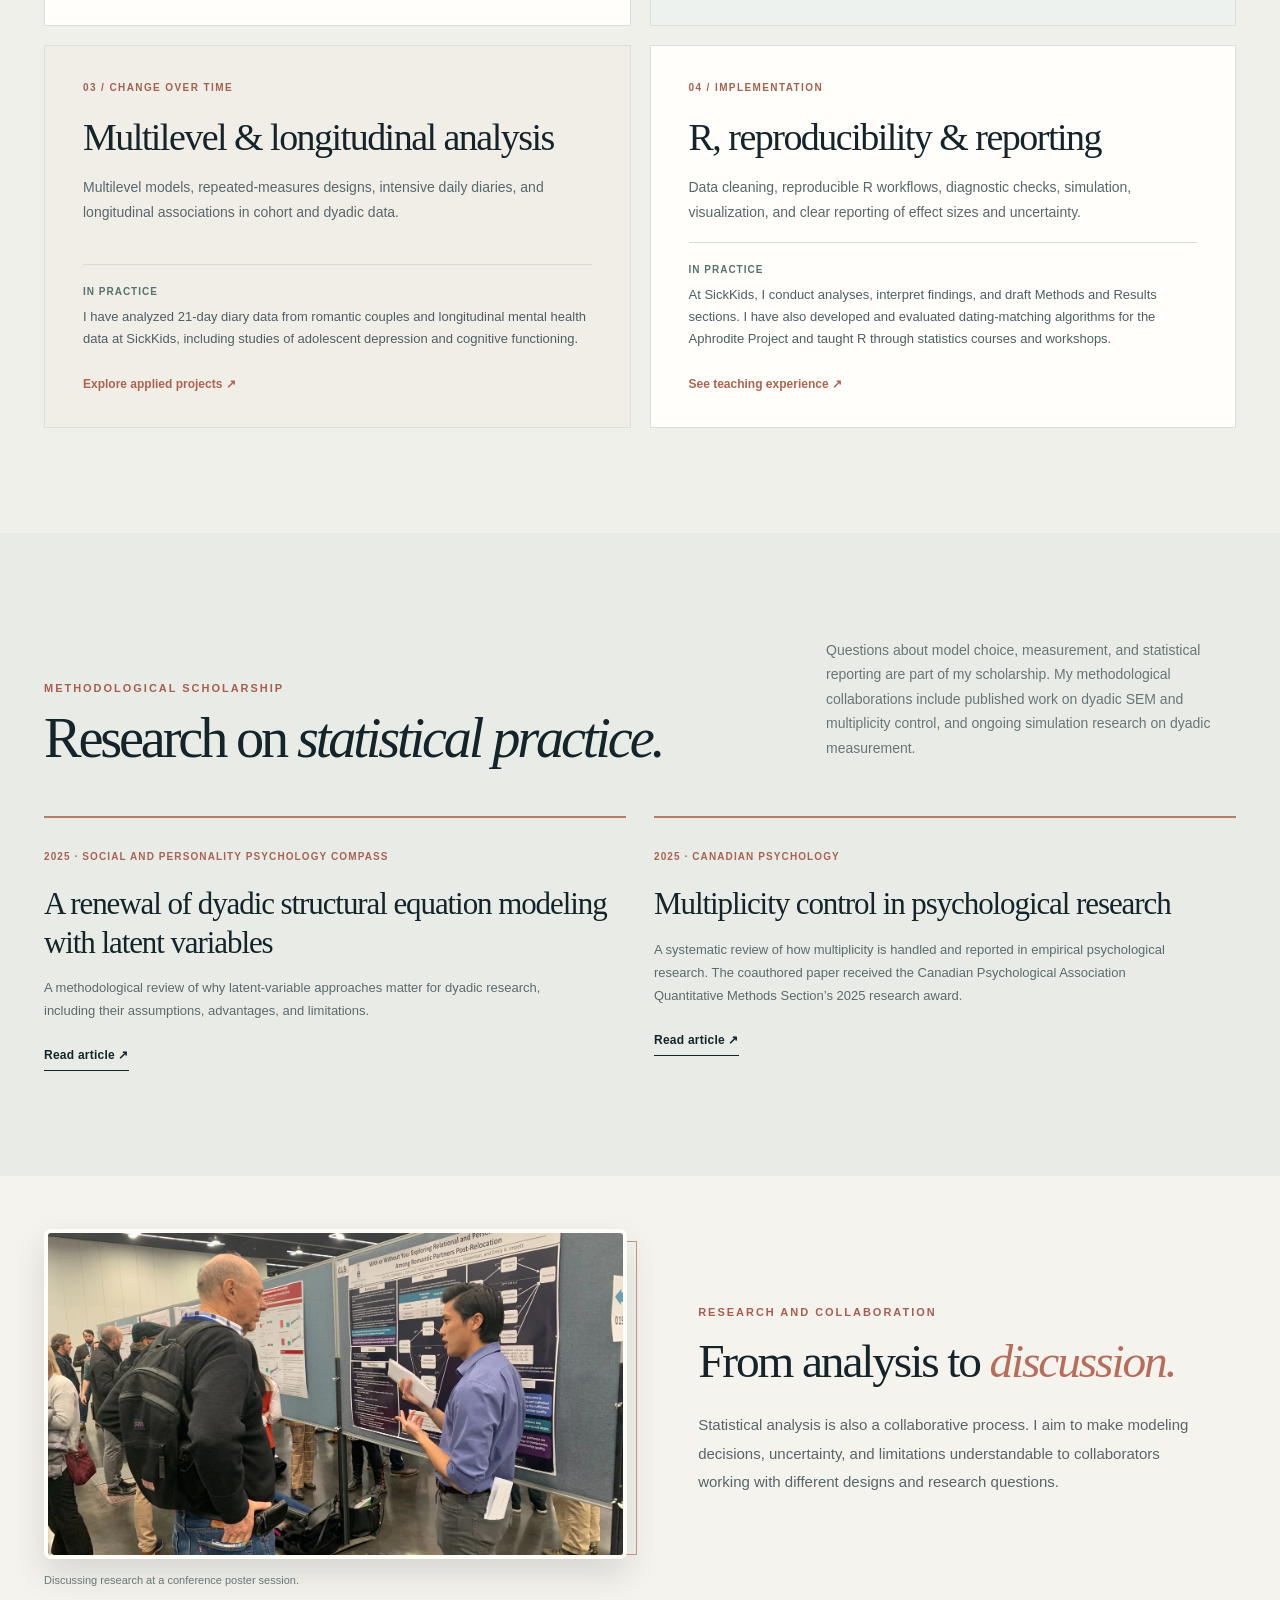
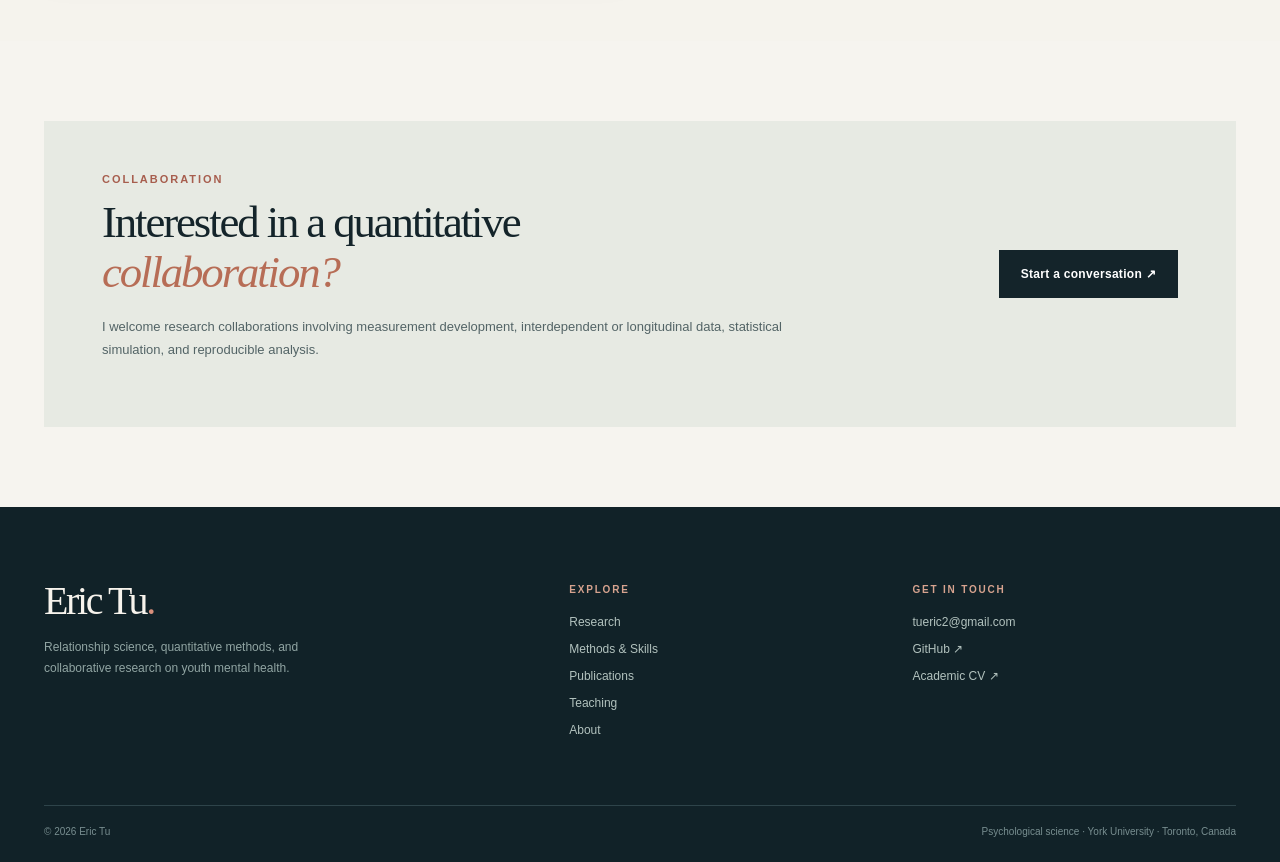
<file: methods.html>
<!DOCTYPE html>

<html lang="en"><head>
<meta charset="utf-8"/><meta content="width=device-width, initial-scale=1" name="viewport"/>
<meta content="#14242a" name="theme-color"/><meta content="Eric Tu" name="author"/>
<title>Methods &amp; Skills | Eric Tu | Psychology Research</title>
<meta content="Eric Tu works with psychometrics, dyadic and longitudinal models, statistical simulation, structural equation modeling, and reproducible R analysis." name="description"/>
<link href="https://erictu.ca/methods.html" rel="canonical"/>
<meta content="website" property="og:type"/><meta content="Eric Tu" property="og:site_name"/>
<meta content="Methods &amp; Skills | Eric Tu" property="og:title"/><meta content="Quantitative psychology expertise in psychometrics, structural equation modeling, dyadic data, longitudinal analysis, and R programming." property="og:description"/>
<meta content="https://erictu.ca/methods.html" property="og:url"/>
<link href="favicon.svg" rel="icon" type="image/svg+xml"/><link href="assets/styles.css" rel="stylesheet"/>
<script defer="" src="assets/site-v3-2.js"></script><link href="assets/v2.css" rel="stylesheet"/><link href="assets/v3.css" rel="stylesheet"/><link href="assets/v3-3.css" rel="stylesheet"/><link href="assets/v3-4.css" rel="stylesheet"/></head>
<body><a class="skip-link" href="#main">Skip to main content</a>
<header class="site-header"><div class="container header-inner"><a aria-label="Eric Tu homepage" class="logo" href="index.html"><span class="logo-mark">e</span><span class="logo-type">ERIC TU<small>PSYCHOLOGICAL SCIENCE</small></span></a>
<button aria-controls="primary-nav" aria-expanded="false" aria-label="Open navigation menu" class="mobile-toggle"><span></span></button>
<nav aria-label="Main navigation" class="nav" id="primary-nav"><a href="index.html">Home</a><a href="research.html">Research</a><a aria-current="page" href="methods.html">Methods &amp; Skills</a><a href="publications.html">Publications</a><a href="teaching.html">Teaching</a><a href="about.html">About</a><a href="contact.html">Contact</a><a class="nav-cv" href="cv/Eric_Tu_CV_Fall_2026.pdf" rel="noopener" target="_blank">Academic CV ↗</a></nav></div></header>
<!-- Edit the text in this file to update this page. See EDITING_GUIDE.md. -->
<main id="main">
<section class="page-hero dark"><div class="container page-hero-inner"><div><div class="eyebrow light eyebrow-dot">02 / Methods &amp; Skills</div><h1>Quantitative methods<br/>&amp; <em>skills.</em></h1></div><p class="lede">Many psychological questions involve constructs we cannot observe directly, people whose responses are linked, or experiences that change over time. I use quantitative methods to address these challenges in relationship science and collaborative mental health research.</p></div></section>
<section class="section-tight"><div class="container v2-method-intro"><div><div class="section-label">Quantitative approach</div><h2 class="display">Choosing an analysis starts with the <em>design.</em></h2></div><div><p>A speed-dating study contains overlapping impressions, couples provide interdependent reports, and longitudinal research follows the same people over time. Those structures matter for what a model can estimate and what its results mean. I select methods around the design and the substantive question, not the other way around.</p><p>I use R for data cleaning, psychometric analyses, multilevel and structural equation models, simulation, visualization, and reproducible reporting. I also develop methodological research, teach statistics, and help collaborators interpret findings.</p></div></div></section>
<section class="section v2-method-grid-section"><div class="container"><div class="section-head"><div><div class="section-label">Four areas of methodological practice</div><h2>Methods in <em>practice.</em></h2></div></div><div class="v2-methods-grid">
<article class="v2-method-panel" id="measurement"><span class="method-tag">01 / Measurement</span><h3>Psychometrics &amp; scale development</h3><p>Exploratory and confirmatory factor analysis, item response theory, reliability and validity assessment, and measurement invariance across groups and partners.</p><div class="method-example"><strong>In practice</strong><p>For the RoCh Scale, I combined item generation and reduction with factor analysis, item response methods, and tests of measurement structure across single people, partnered people, and couples.</p></div><a href="https://doi.org/10.31234/osf.io/6cxdn_v1" rel="noopener" target="_blank">View scale preprint ↗</a></article>
<article class="v2-method-panel" id="dyadic"><span class="method-tag">02 / Interdependence</span><h3>Dyadic &amp; structural equation modeling</h3><p>Social Relations Models, actor–partner and common-fate models, latent dyadic SEM, and ways of accounting for measurement error and shared variation.</p><div class="method-example"><strong>In practice</strong><p>I used the Social Relations Model in speed-dating research and co-authored a review of latent dyadic SEM. With John Sakaluk, I am also developing Monte Carlo simulations comparing ways to represent individual and shared experiences.</p></div><a href="https://doi.org/10.1111/spc3.70045" rel="noopener" target="_blank">View methods publication ↗</a></article>
<article class="v2-method-panel" id="longitudinal"><span class="method-tag">03 / Change over time</span><h3>Multilevel &amp; longitudinal analysis</h3><p>Multilevel models, repeated-measures designs, intensive daily diaries, and longitudinal associations in cohort and dyadic data.</p><div class="method-example"><strong>In practice</strong><p>I have analyzed 21-day diary data from romantic couples and longitudinal mental health data at SickKids, including studies of adolescent depression and cognitive functioning.</p></div><a href="research.html#mental-health">Explore applied projects ↗</a></article>
<article class="v2-method-panel" id="programming"><span class="method-tag">04 / Implementation</span><h3>R, reproducibility &amp; reporting</h3><p>Data cleaning, reproducible R workflows, diagnostic checks, simulation, visualization, and clear reporting of effect sizes and uncertainty.</p><div class="method-example"><strong>In practice</strong><p>At SickKids, I conduct analyses, interpret findings, and draft Methods and Results sections. I have also developed and evaluated dating-matching algorithms for the Aphrodite Project and taught R through statistics courses and workshops.</p></div><a href="teaching.html">See teaching experience ↗</a></article>
</div></div></section>
<section class="section research-section"><div class="container"><div class="section-head"><div><div class="section-label">Methodological scholarship</div><h2>Research on <em>statistical practice.</em></h2></div><p>Questions about model choice, measurement, and statistical reporting are part of my scholarship. My methodological collaborations include published work on dyadic SEM and multiplicity control, and ongoing simulation research on dyadic measurement.</p></div><div class="v2-two-articles">
<article><span>2025 · SOCIAL AND PERSONALITY PSYCHOLOGY COMPASS</span><h3>A renewal of dyadic structural equation modeling with latent variables</h3><p>A methodological review of why latent-variable approaches matter for dyadic research, including their assumptions, advantages, and limitations.</p><a class="inline-link" href="https://doi.org/10.1111/spc3.70045" rel="noopener" target="_blank">Read article ↗</a></article>
<article><span>2025 · CANADIAN PSYCHOLOGY</span><h3>Multiplicity control in psychological research</h3><p>A systematic review of how multiplicity is handled and reported in empirical psychological research. The coauthored paper received the Canadian Psychological Association Quantitative Methods Section’s 2025 research award.</p><a class="inline-link" href="https://doi.org/10.1037/cap0000436" rel="noopener" target="_blank">Read article ↗</a></article>
</div></div></section>
<section class="section-tight photo-evidence-section"><div class="container"><div class="photo-evidence-grid"><figure class="photo-evidence-img photo-frame"><img alt="Eric Tu discussing a research poster with a conference attendee" decoding="async" height="1050" loading="lazy" src="assets/photos/eric-poster-discussion-unblurred.webp" width="1400"/><figcaption>Discussing research at a conference poster session.</figcaption></figure><div class="photo-evidence-copy"><div class="section-label">Research and collaboration</div><h2>From analysis to <em>discussion.</em></h2><p>Statistical analysis is also a collaborative process. I aim to make modeling decisions, uncertainty, and limitations understandable to collaborators working with different designs and research questions.</p></div></div></div></section>
<section class="section-tight"><div class="container v2-cta-light"><div><div class="section-label">Collaboration</div><h2>Interested in a quantitative<br/><em>collaboration?</em></h2><p>I welcome research collaborations involving measurement development, interdependent or longitudinal data, statistical simulation, and reproducible analysis.</p></div><a class="button dark" href="contact.html">Start a conversation ↗</a></div></section>
</main>
<footer class="site-footer"><div class="container footer-top"><div><a class="footer-name" href="index.html">Eric Tu<span style="color:#d98f7b">.</span></a><p class="footer-strap">Relationship science, quantitative methods, and collaborative research on youth mental health.</p></div><div class="footer-column"><h4>Explore</h4><a href="research.html">Research</a><a href="methods.html">Methods &amp; Skills</a><a href="publications.html">Publications</a><a href="teaching.html">Teaching</a><a href="about.html">About</a></div><div class="footer-column"><h4>Get in touch</h4><a href="mailto:tueric2@gmail.com">tueric2@gmail.com</a><a href="https://github.com/tu-eric" rel="noopener" target="_blank">GitHub ↗</a><a href="cv/Eric_Tu_CV_Fall_2026.pdf" rel="noopener" target="_blank">Academic CV ↗</a></div></div><div class="container footer-bottom"><span>© 2026 Eric Tu</span><span>Psychological science · York University · Toronto, Canada</span></div></footer>
</body></html>
</file>
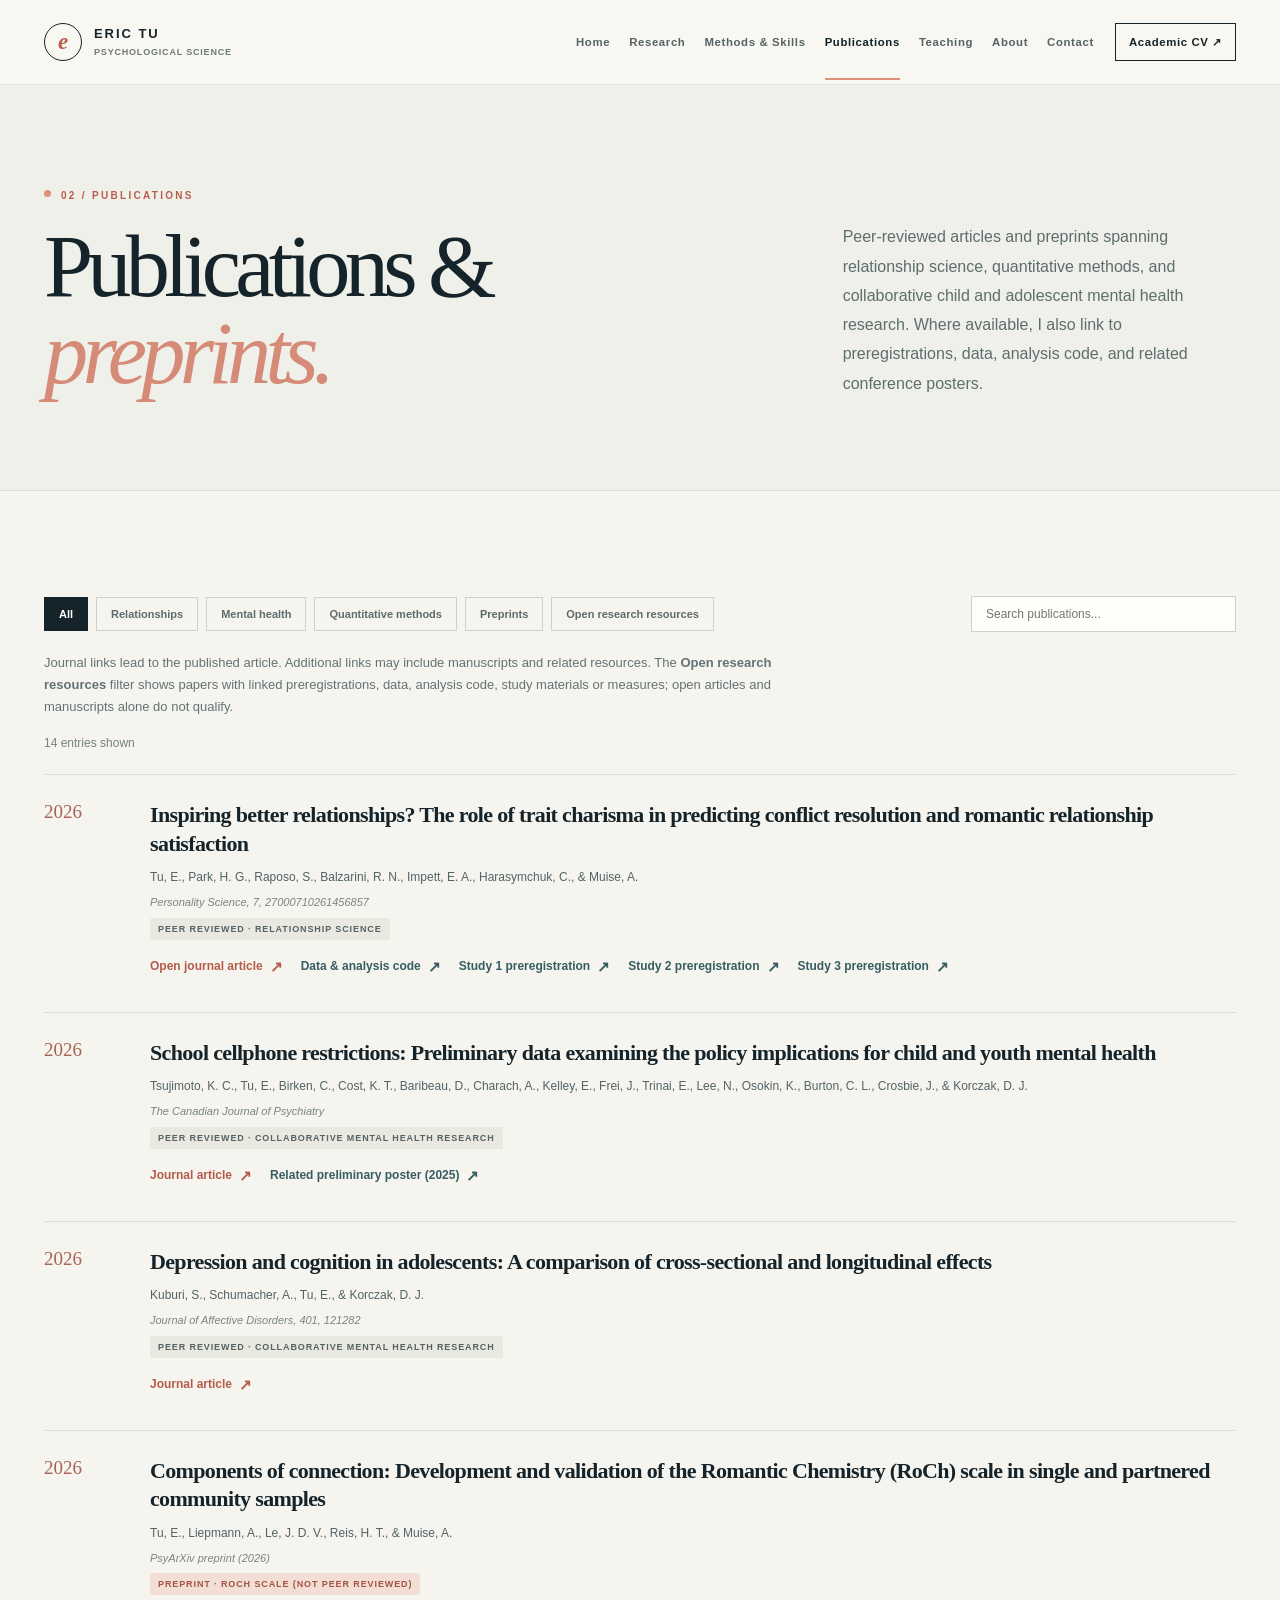
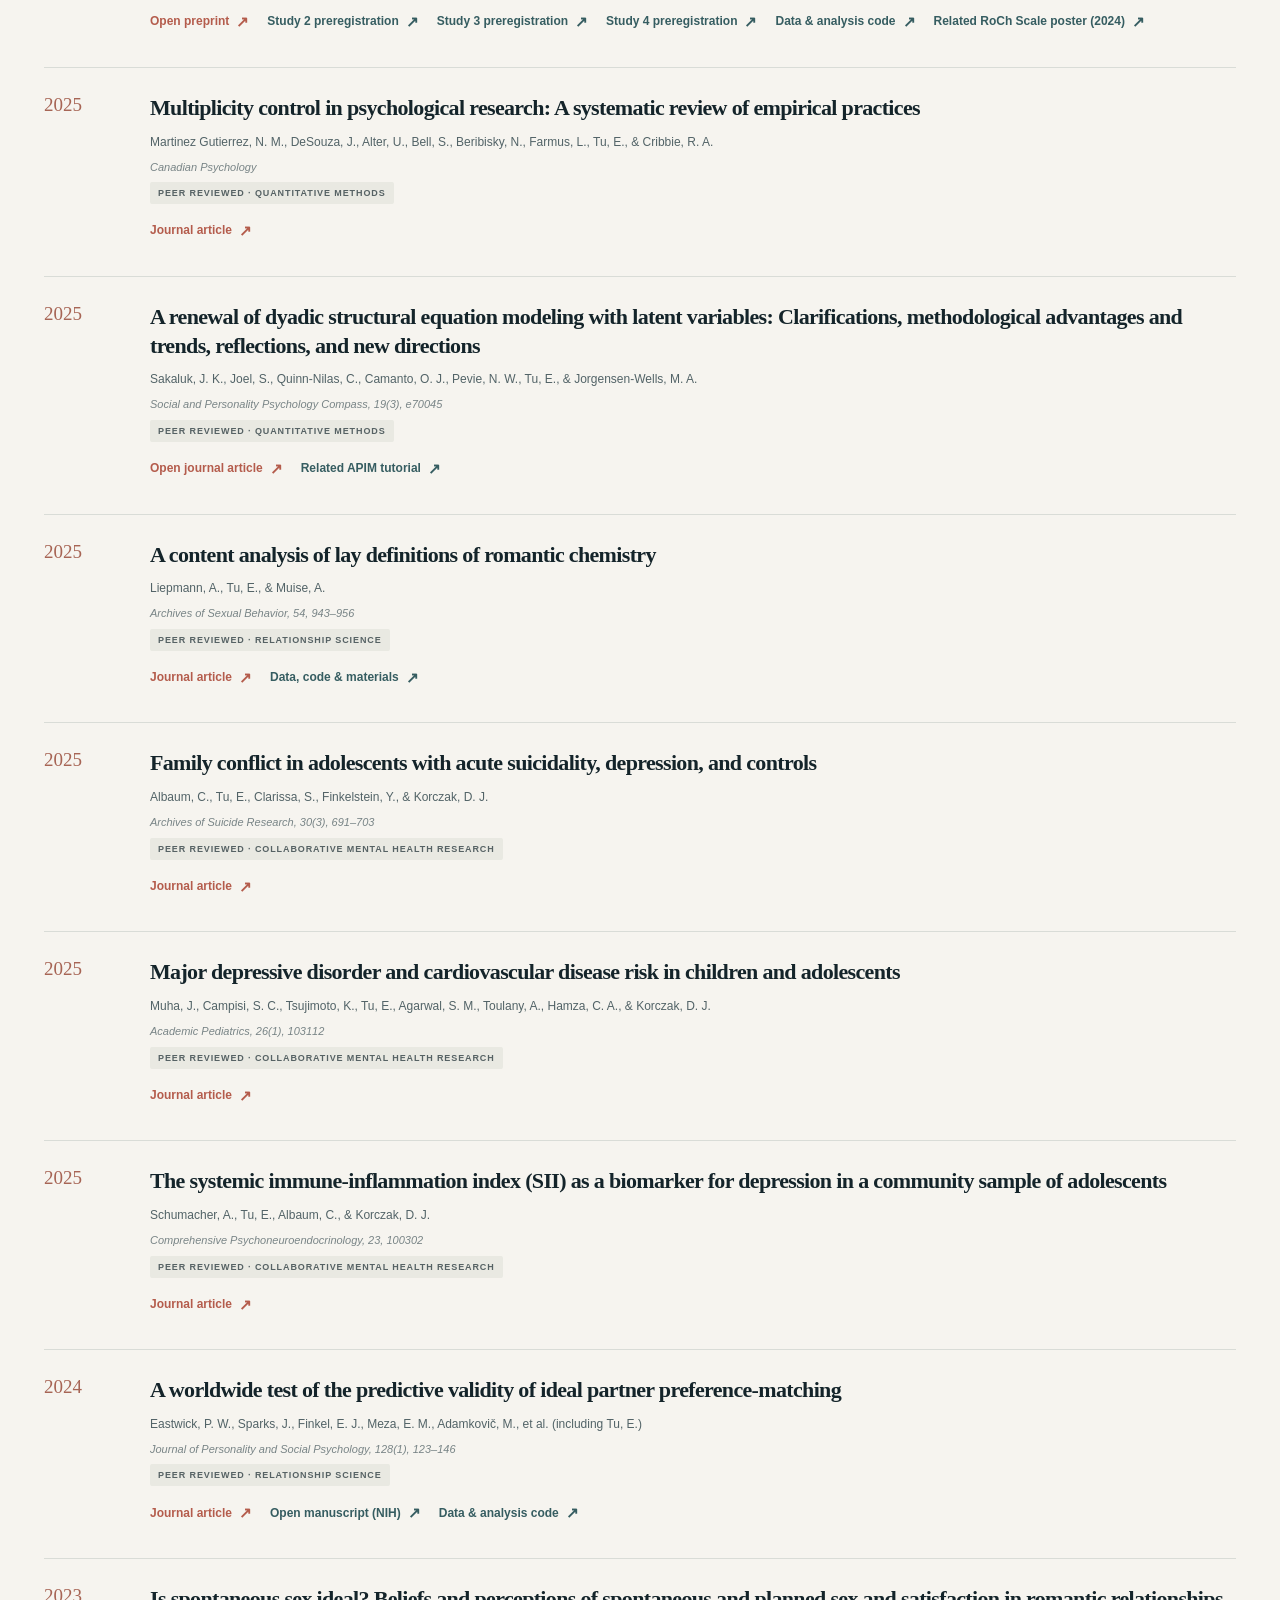
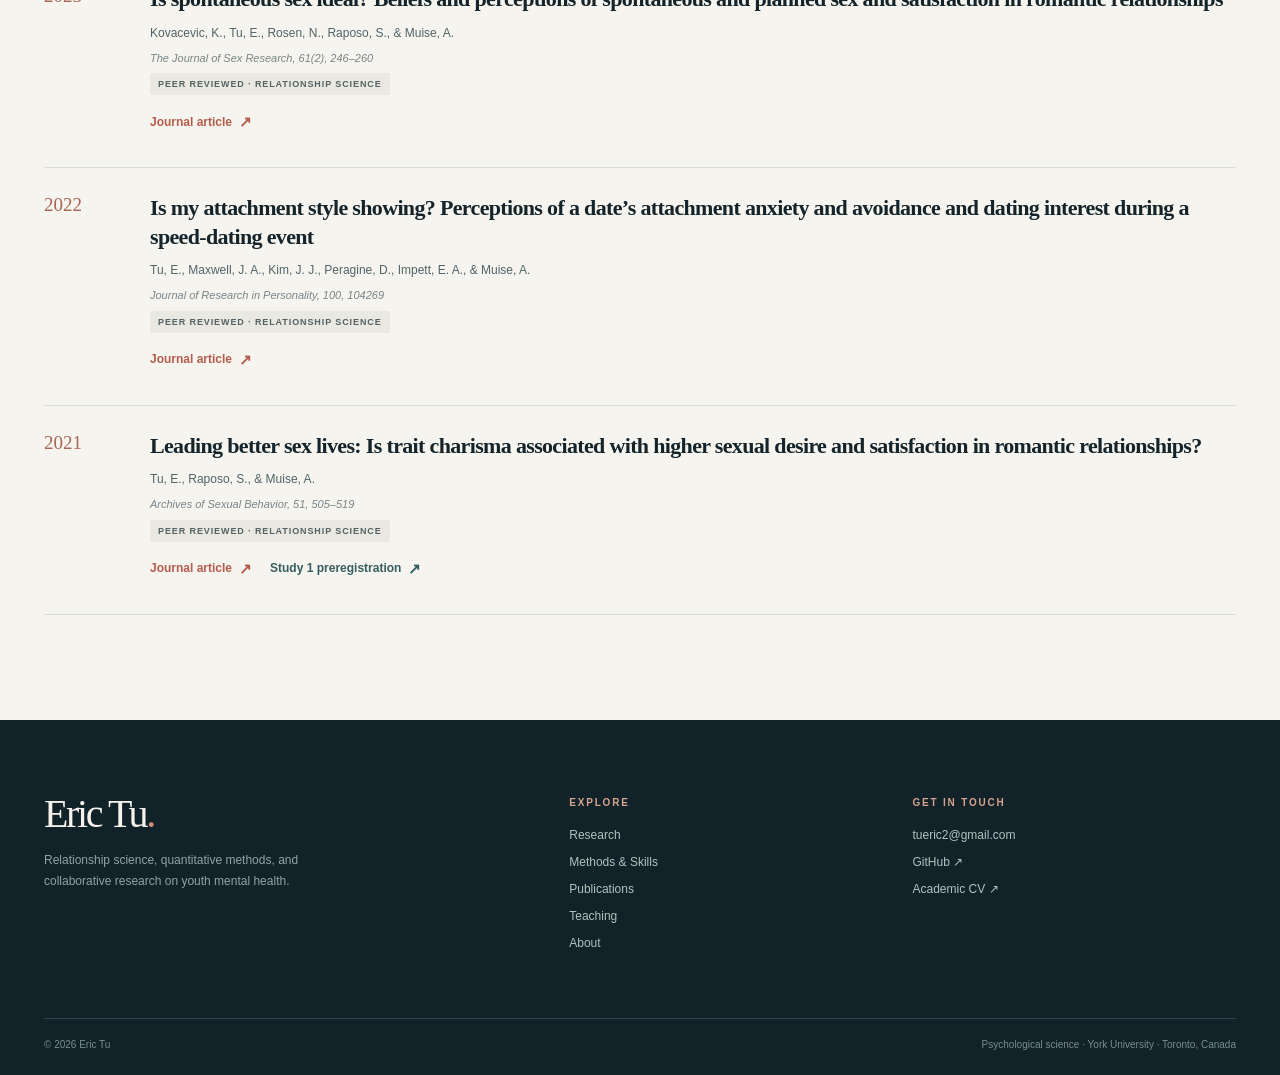
<file: publications.html>
<!DOCTYPE html>

<html lang="en"><head>
<meta charset="utf-8"/><meta content="width=device-width, initial-scale=1" name="viewport"/>
<meta content="#14242a" name="theme-color"/><meta content="Eric Tu" name="author"/>
<title>Publications | Eric Tu | Psychology Research</title>
<meta content="Peer-reviewed publications, preprints, conference posters, preregistrations, and open resources from Eric Tu in relationship science, methodology, and youth mental health." name="description"/>
<link href="https://erictu.ca/publications.html" rel="canonical"/>
<meta content="website" property="og:type"/><meta content="Eric Tu" property="og:site_name"/>
<meta content="Publications | Eric Tu" property="og:title"/><meta content="Search and filter Eric Tu’s publications in relationship science, quantitative methods, and child and adolescent mental health research." property="og:description"/>
<meta content="https://erictu.ca/publications.html" property="og:url"/>
<link href="favicon.svg" rel="icon" type="image/svg+xml"/><link href="assets/styles.css" rel="stylesheet"/>
<script defer="" src="assets/site-v3-2.js"></script><link href="assets/v2.css" rel="stylesheet"/><link href="assets/v3.css" rel="stylesheet"/><link href="assets/v3-3.css" rel="stylesheet"/><link href="assets/v3-4.css" rel="stylesheet"/></head>
<body><a class="skip-link" href="#main">Skip to main content</a>
<header class="site-header"><div class="container header-inner"><a aria-label="Eric Tu homepage" class="logo" href="index.html"><span class="logo-mark">e</span><span class="logo-type">ERIC TU<small>PSYCHOLOGICAL SCIENCE</small></span></a>
<button aria-controls="primary-nav" aria-expanded="false" aria-label="Open navigation menu" class="mobile-toggle"><span></span></button>
<nav aria-label="Main navigation" class="nav" id="primary-nav"><a href="index.html">Home</a><a href="research.html">Research</a><a href="methods.html">Methods &amp; Skills</a><a aria-current="page" href="publications.html">Publications</a><a href="teaching.html">Teaching</a><a href="about.html">About</a><a href="contact.html">Contact</a><a class="nav-cv" href="cv/Eric_Tu_CV_Fall_2026.pdf" rel="noopener" target="_blank">Academic CV ↗</a></nav></div></header>
<!-- Edit the text in this file to update this page. See EDITING_GUIDE.md. -->
<main id="main"><section class="page-hero"><div class="container page-hero-inner"><div><div class="eyebrow eyebrow-dot">02 / Publications</div><h1>Publications &amp; <em>preprints.</em></h1></div><p class="lede">Peer-reviewed articles and preprints spanning relationship science, quantitative methods, and collaborative child and adolescent mental health research. Where available, I also link to preregistrations, data, analysis code, and related conference posters.</p></div></section>
<section class="section"><div class="container"><div class="toolbar"><div aria-label="Filter publications" class="filter-buttons" role="group"><button aria-pressed="true" class="filter active" data-filter="all">All</button><button aria-pressed="false" class="filter" data-filter="relationships">Relationships</button><button aria-pressed="false" class="filter" data-filter="mental-health">Mental health</button><button aria-pressed="false" class="filter" data-filter="methods">Quantitative methods</button><button aria-pressed="false" class="filter" data-filter="preprint">Preprints</button><button aria-pressed="false" class="filter" data-filter="research-resources" title="Show publications with linked preregistrations, datasets, analysis code, study materials or research measures">Open research resources</button></div><input aria-label="Search publication titles, authors, or journals" class="search-box" data-search="" placeholder="Search publications..." type="search"/></div><p class="pub-resource-note">Journal links lead to the published article. Additional links may include manuscripts and related resources. The <strong>Open research resources</strong> filter shows papers with linked preregistrations, data, analysis code, study materials or measures; open articles and manuscripts alone do not qualify.</p><p aria-live="polite" class="publication-count" data-count=""></p><p class="no-publications" data-empty="" hidden="" role="status">No publications match this search and filter. Clear the search box or choose another filter.</p><div class="publication-list"><article class="publication-item" data-category="relationships"><div class="pub-year mono">2026</div><div><h2 class="publication-title">Inspiring better relationships? The role of trait charisma in predicting conflict resolution and romantic relationship satisfaction</h2><p class="pub-authors">Tu, E., Park, H. G., Raposo, S., Balzarini, R. N., Impett, E. A., Harasymchuk, C., &amp; Muise, A.</p><p class="pub-journal"><em>Personality Science, 7, 27000710261456857</em></p><span class="pub-type">Peer reviewed · Relationship science</span></div><div class="pub-actions"><a href="https://doi.org/10.1177/27000710261456857" rel="noopener" target="_blank">Open journal article</a><a class="resource-link" data-resource-type="data-code" href="https://osf.io/4qvkj/?view_only=43dc896d519c4cbeb0d0cc9079469c0b" rel="noopener noreferrer" target="_blank">Data &amp; analysis code</a><a class="resource-link" data-resource-type="preregistration" href="https://osf.io/vnmx5?view_only=43dc896d519c4cbeb0d0cc9079469c0b" rel="noopener noreferrer" target="_blank">Study 1 preregistration</a><a class="resource-link" data-resource-type="preregistration" href="https://osf.io/427at?view_only=43dc896d519c4cbeb0d0cc9079469c0b" rel="noopener noreferrer" target="_blank">Study 2 preregistration</a><a class="resource-link" data-resource-type="preregistration" href="https://osf.io/jh89u?view_only=43dc896d519c4cbeb0d0cc9079469c0b" rel="noopener noreferrer" target="_blank">Study 3 preregistration</a></div></article><article class="publication-item" data-category="mental-health"><div class="pub-year mono">2026</div><div><h2 class="publication-title">School cellphone restrictions: Preliminary data examining the policy implications for child and youth mental health</h2><p class="pub-authors">Tsujimoto, K. C., Tu, E., Birken, C., Cost, K. T., Baribeau, D., Charach, A., Kelley, E., Frei, J., Trinai, E., Lee, N., Osokin, K., Burton, C. L., Crosbie, J., &amp; Korczak, D. J.</p><p class="pub-journal"><em>The Canadian Journal of Psychiatry</em></p><span class="pub-type">Peer reviewed · Collaborative mental health research</span></div><div class="pub-actions"><a href="https://doi.org/10.1177/07067437261483882" rel="noopener" target="_blank">Journal article</a><a class="resource-link" href="posters/ontario-school-cellphones-2025.pdf" rel="noopener noreferrer" target="_blank" type="application/pdf">Related preliminary poster (2025)</a></div></article><article class="publication-item" data-category="mental-health"><div class="pub-year mono">2026</div><div><h2 class="publication-title">Depression and cognition in adolescents: A comparison of cross-sectional and longitudinal effects</h2><p class="pub-authors">Kuburi, S., Schumacher, A., Tu, E., &amp; Korczak, D. J.</p><p class="pub-journal"><em>Journal of Affective Disorders, 401, 121282</em></p><span class="pub-type">Peer reviewed · Collaborative mental health research</span></div><div class="pub-actions"><a href="https://doi.org/10.1016/j.jad.2026.121282" rel="noopener" target="_blank">Journal article</a></div></article><article class="publication-item" data-category="preprint"><div class="pub-year mono">2026</div><div><h2 class="publication-title">Components of connection: Development and validation of the Romantic Chemistry (RoCh) scale in single and partnered community samples</h2><p class="pub-authors">Tu, E., Liepmann, A., Le, J. D. V., Reis, H. T., &amp; Muise, A.</p><p class="pub-journal"><em>PsyArXiv preprint (2026)</em></p><span class="pub-type preprint">Preprint · RoCh Scale (not peer reviewed)</span></div><div class="pub-actions"><a href="https://doi.org/10.31234/osf.io/6cxdn_v1" rel="noopener" target="_blank">Open preprint</a><a class="resource-link" data-resource-type="preregistration" href="https://osf.io/j3pqt/overview?view_only=ecfe677b797d4459abb20096d6d65cc9" rel="noopener noreferrer" target="_blank">Study 2 preregistration</a><a class="resource-link" data-resource-type="preregistration" href="https://osf.io/umtfv/overview?view_only=1a5dd9fc932c40ddbf9f7f56622e9b3e" rel="noopener noreferrer" target="_blank">Study 3 preregistration</a><a class="resource-link" data-resource-type="preregistration" href="https://osf.io/kcuf5/overview?view_only=e2cb68fb58e1492ebe05370dcb0ad082" rel="noopener noreferrer" target="_blank">Study 4 preregistration</a><a class="resource-link" data-resource-type="data-code" href="https://osf.io/yksgj/?view_only=1d499945280a4acea30f2c33d76c7648" rel="noopener noreferrer" target="_blank">Data &amp; analysis code</a><a class="resource-link" href="posters/romantic-chemistry-scale-spsp-2024.pdf" rel="noopener noreferrer" target="_blank" type="application/pdf">Related RoCh Scale poster (2024)</a></div></article><article class="publication-item" data-category="methods"><div class="pub-year mono">2025</div><div><h2 class="publication-title">Multiplicity control in psychological research: A systematic review of empirical practices</h2><p class="pub-authors">Martinez Gutierrez, N. M., DeSouza, J., Alter, U., Bell, S., Beribisky, N., Farmus, L., Tu, E., &amp; Cribbie, R. A.</p><p class="pub-journal"><em>Canadian Psychology</em></p><span class="pub-type">Peer reviewed · Quantitative methods</span></div><div class="pub-actions"><a href="https://doi.org/10.1037/cap0000436" rel="noopener" target="_blank">Journal article</a></div></article><article class="publication-item" data-category="methods"><div class="pub-year mono">2025</div><div><h2 class="publication-title">A renewal of dyadic structural equation modeling with latent variables: Clarifications, methodological advantages and trends, reflections, and new directions</h2><p class="pub-authors">Sakaluk, J. K., Joel, S., Quinn-Nilas, C., Camanto, O. J., Pevie, N. W., Tu, E., &amp; Jorgensen-Wells, M. A.</p><p class="pub-journal"><em>Social and Personality Psychology Compass, 19(3), e70045</em></p><span class="pub-type">Peer reviewed · Quantitative methods</span></div><div class="pub-actions"><a href="https://doi.org/10.1111/spc3.70045" rel="noopener" target="_blank">Open journal article</a><a class="resource-link" href="https://jsakaluk.github.io/dySEM/articles/apim.html" rel="noopener noreferrer" target="_blank">Related APIM tutorial</a></div></article><article class="publication-item" data-category="relationships"><div class="pub-year mono">2025</div><div><h2 class="publication-title">A content analysis of lay definitions of romantic chemistry</h2><p class="pub-authors">Liepmann, A., Tu, E., &amp; Muise, A.</p><p class="pub-journal"><em>Archives of Sexual Behavior, 54, 943–956</em></p><span class="pub-type">Peer reviewed · Relationship science</span></div><div class="pub-actions"><a href="https://doi.org/10.1007/s10508-025-03105-6" rel="noopener" target="_blank">Journal article</a><a class="resource-link" data-resource-type="data-code" href="https://osf.io/w47pd/?view_only=779371c9325845b7995813b342626c0d" rel="noopener noreferrer" target="_blank">Data, code &amp; materials</a></div></article><article class="publication-item" data-category="mental-health"><div class="pub-year mono">2025</div><div><h2 class="publication-title">Family conflict in adolescents with acute suicidality, depression, and controls</h2><p class="pub-authors">Albaum, C., Tu, E., Clarissa, S., Finkelstein, Y., &amp; Korczak, D. J.</p><p class="pub-journal"><em>Archives of Suicide Research, 30(3), 691–703</em></p><span class="pub-type">Peer reviewed · Collaborative mental health research</span></div><div class="pub-actions"><a href="https://doi.org/10.1080/13811118.2025.2571631" rel="noopener" target="_blank">Journal article</a></div></article><article class="publication-item" data-category="mental-health"><div class="pub-year mono">2025</div><div><h2 class="publication-title">Major depressive disorder and cardiovascular disease risk in children and adolescents</h2><p class="pub-authors">Muha, J., Campisi, S. C., Tsujimoto, K., Tu, E., Agarwal, S. M., Toulany, A., Hamza, C. A., &amp; Korczak, D. J.</p><p class="pub-journal"><em>Academic Pediatrics, 26(1), 103112</em></p><span class="pub-type">Peer reviewed · Collaborative mental health research</span></div><div class="pub-actions"><a href="https://doi.org/10.1016/j.acap.2025.103112" rel="noopener" target="_blank">Journal article</a></div></article><article class="publication-item" data-category="mental-health"><div class="pub-year mono">2025</div><div><h2 class="publication-title">The systemic immune-inflammation index (SII) as a biomarker for depression in a community sample of adolescents</h2><p class="pub-authors">Schumacher, A., Tu, E., Albaum, C., &amp; Korczak, D. J.</p><p class="pub-journal"><em>Comprehensive Psychoneuroendocrinology, 23, 100302</em></p><span class="pub-type">Peer reviewed · Collaborative mental health research</span></div><div class="pub-actions"><a href="https://doi.org/10.1016/j.cpnec.2025.100302" rel="noopener" target="_blank">Journal article</a></div></article><article class="publication-item" data-category="relationships"><div class="pub-year mono">2024</div><div><h2 class="publication-title">A worldwide test of the predictive validity of ideal partner preference-matching</h2><p class="pub-authors">Eastwick, P. W., Sparks, J., Finkel, E. J., Meza, E. M., Adamkovič, M., et al. (including Tu, E.)</p><p class="pub-journal"><em>Journal of Personality and Social Psychology, 128(1), 123–146</em></p><span class="pub-type">Peer reviewed · Relationship science</span></div><div class="pub-actions"><a href="https://doi.org/10.1037/pspp0000524" rel="noopener" target="_blank">Journal article</a><a class="resource-link" href="https://pmc.ncbi.nlm.nih.gov/articles/PMC12622239/" rel="noopener noreferrer" target="_blank">Open manuscript (NIH)</a><a class="resource-link" data-resource-type="data-code" href="https://osf.io/b29vu/?view_only=35a15592f8b04cdfb9ab32f45c73f3c6" rel="noopener noreferrer" target="_blank">Data &amp; analysis code</a></div></article><article class="publication-item" data-category="relationships"><div class="pub-year mono">2023</div><div><h2 class="publication-title">Is spontaneous sex ideal? Beliefs and perceptions of spontaneous and planned sex and satisfaction in romantic relationships</h2><p class="pub-authors">Kovacevic, K., Tu, E., Rosen, N., Raposo, S., &amp; Muise, A.</p><p class="pub-journal"><em>The Journal of Sex Research, 61(2), 246–260</em></p><span class="pub-type">Peer reviewed · Relationship science</span></div><div class="pub-actions"><a href="https://doi.org/10.1080/00224499.2022.2163611" rel="noopener" target="_blank">Journal article</a></div></article><article class="publication-item" data-category="relationships"><div class="pub-year mono">2022</div><div><h2 class="publication-title">Is my attachment style showing? Perceptions of a date’s attachment anxiety and avoidance and dating interest during a speed-dating event</h2><p class="pub-authors">Tu, E., Maxwell, J. A., Kim, J. J., Peragine, D., Impett, E. A., &amp; Muise, A.</p><p class="pub-journal"><em>Journal of Research in Personality, 100, 104269</em></p><span class="pub-type">Peer reviewed · Relationship science</span></div><div class="pub-actions"><a href="https://doi.org/10.1016/j.jrp.2022.104269" rel="noopener" target="_blank">Journal article</a></div></article><article class="publication-item" data-category="relationships"><div class="pub-year mono">2021</div><div><h2 class="publication-title">Leading better sex lives: Is trait charisma associated with higher sexual desire and satisfaction in romantic relationships?</h2><p class="pub-authors">Tu, E., Raposo, S., &amp; Muise, A.</p><p class="pub-journal"><em>Archives of Sexual Behavior, 51, 505–519</em></p><span class="pub-type">Peer reviewed · Relationship science</span></div><div class="pub-actions"><a href="https://doi.org/10.1007/s10508-021-02138-x" rel="noopener" target="_blank">Journal article</a><a class="resource-link" data-resource-type="preregistration" href="https://osf.io/5hegp/" rel="noopener noreferrer" target="_blank">Study 1 preregistration</a></div></article></div></div></section>
</main>
<footer class="site-footer"><div class="container footer-top"><div><a class="footer-name" href="index.html">Eric Tu<span style="color:#d98f7b">.</span></a><p class="footer-strap">Relationship science, quantitative methods, and collaborative research on youth mental health.</p></div><div class="footer-column"><h4>Explore</h4><a href="research.html">Research</a><a href="methods.html">Methods &amp; Skills</a><a href="publications.html">Publications</a><a href="teaching.html">Teaching</a><a href="about.html">About</a></div><div class="footer-column"><h4>Get in touch</h4><a href="mailto:tueric2@gmail.com">tueric2@gmail.com</a><a href="https://github.com/tu-eric" rel="noopener" target="_blank">GitHub ↗</a><a href="cv/Eric_Tu_CV_Fall_2026.pdf" rel="noopener" target="_blank">Academic CV ↗</a></div></div><div class="container footer-bottom"><span>© 2026 Eric Tu</span><span>Psychological science · York University · Toronto, Canada</span></div></footer>
</body></html>
</file>
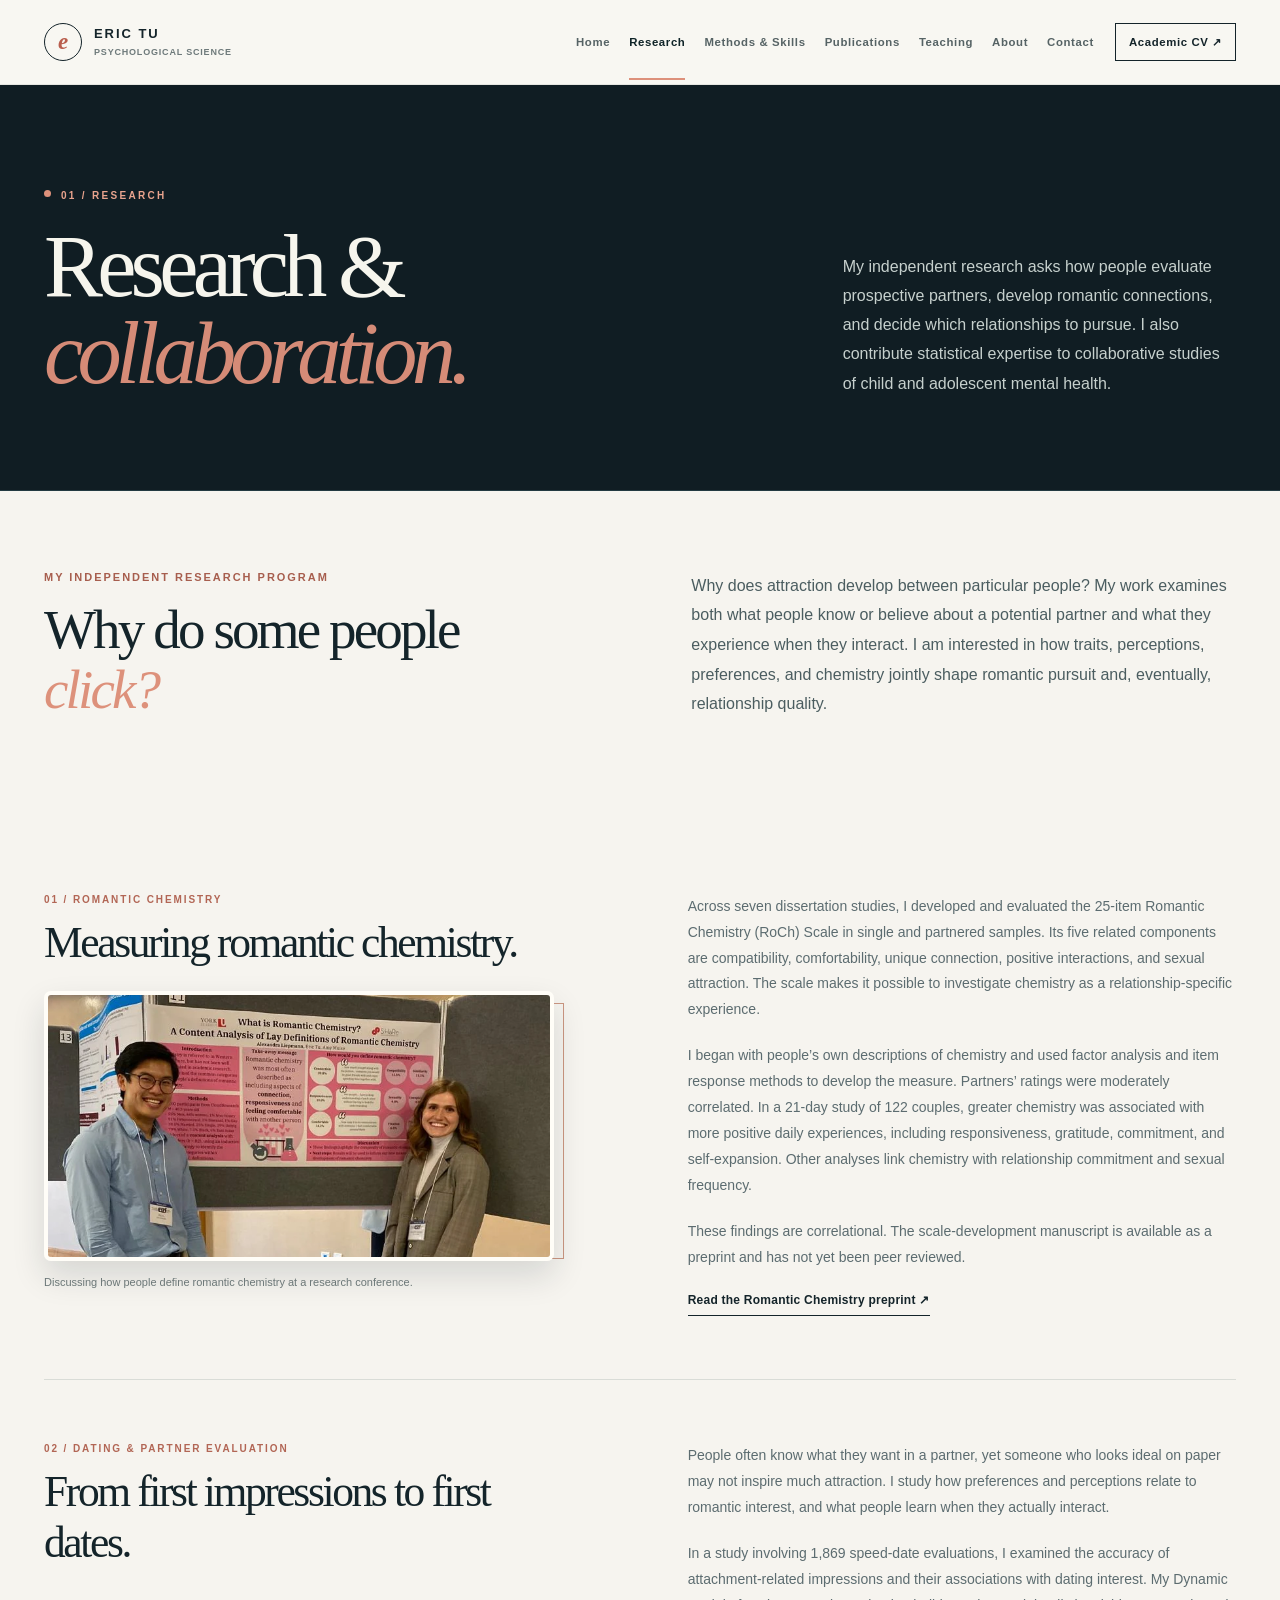
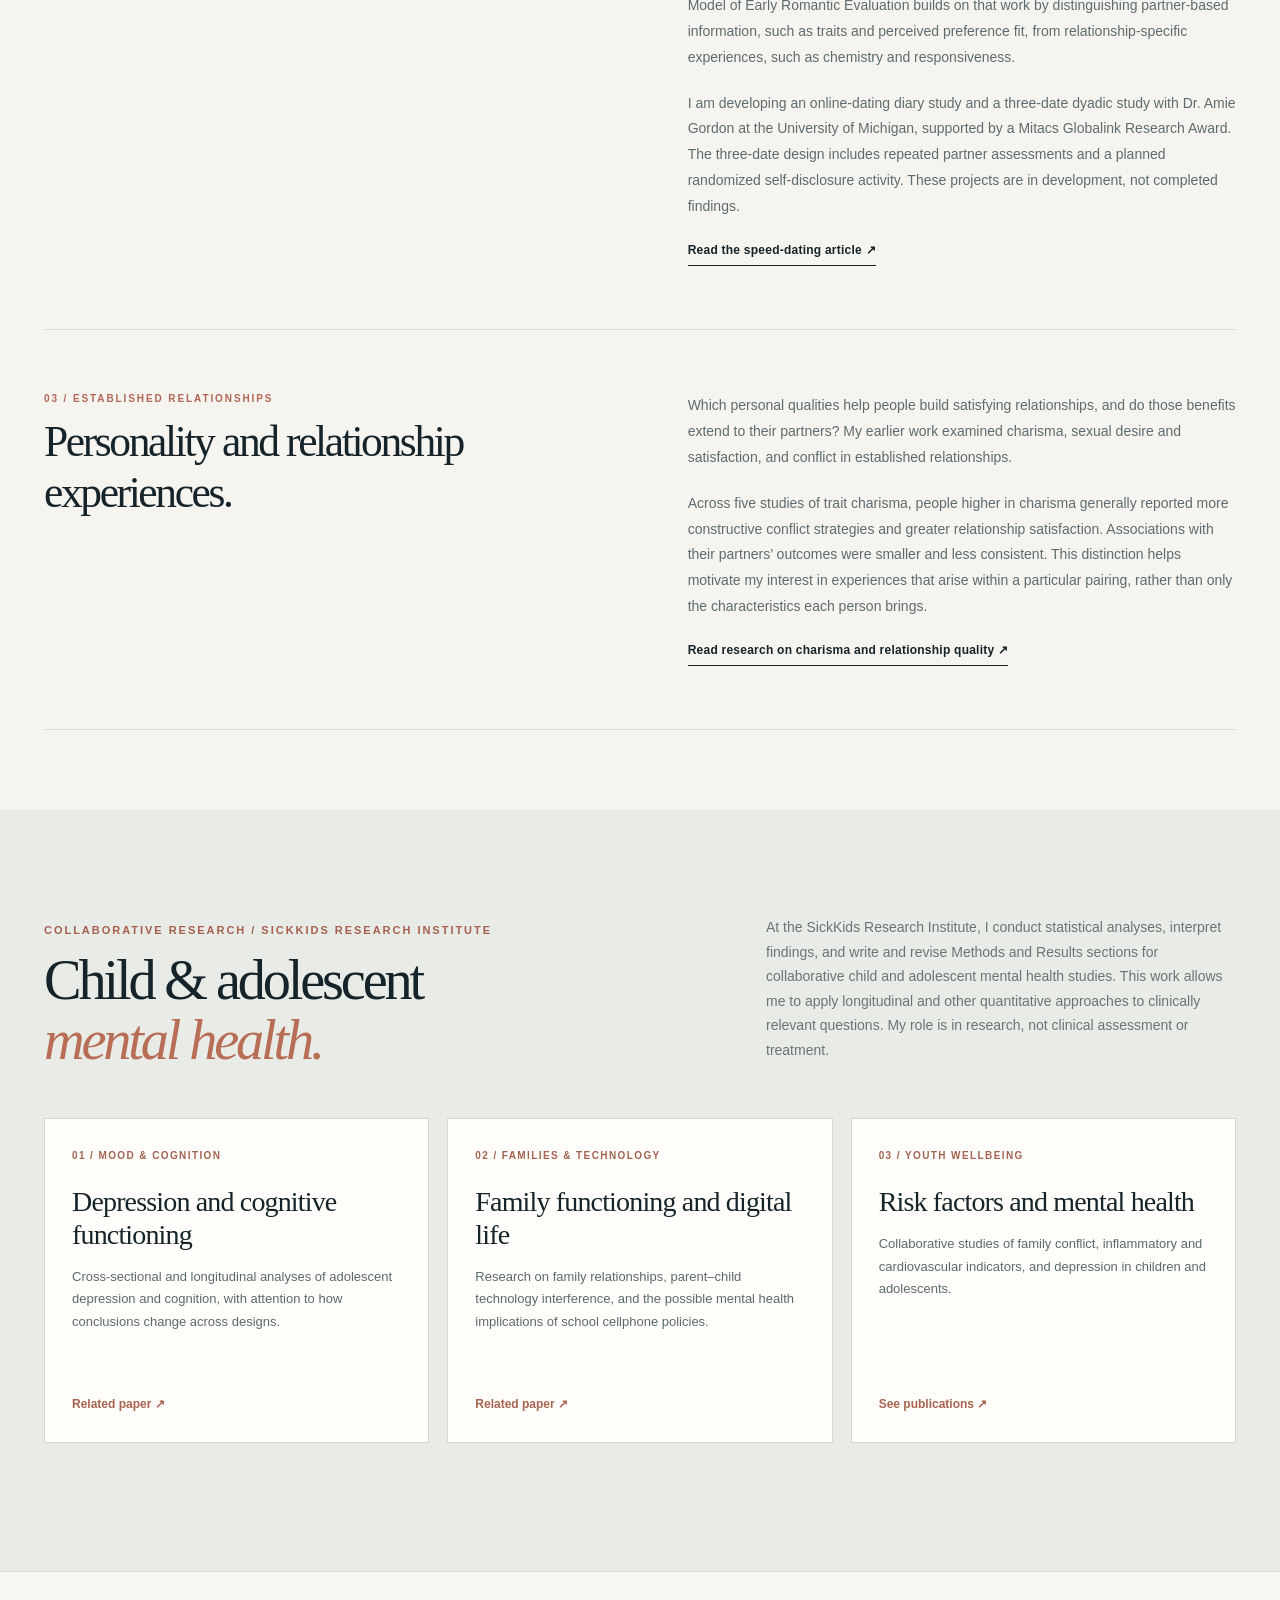
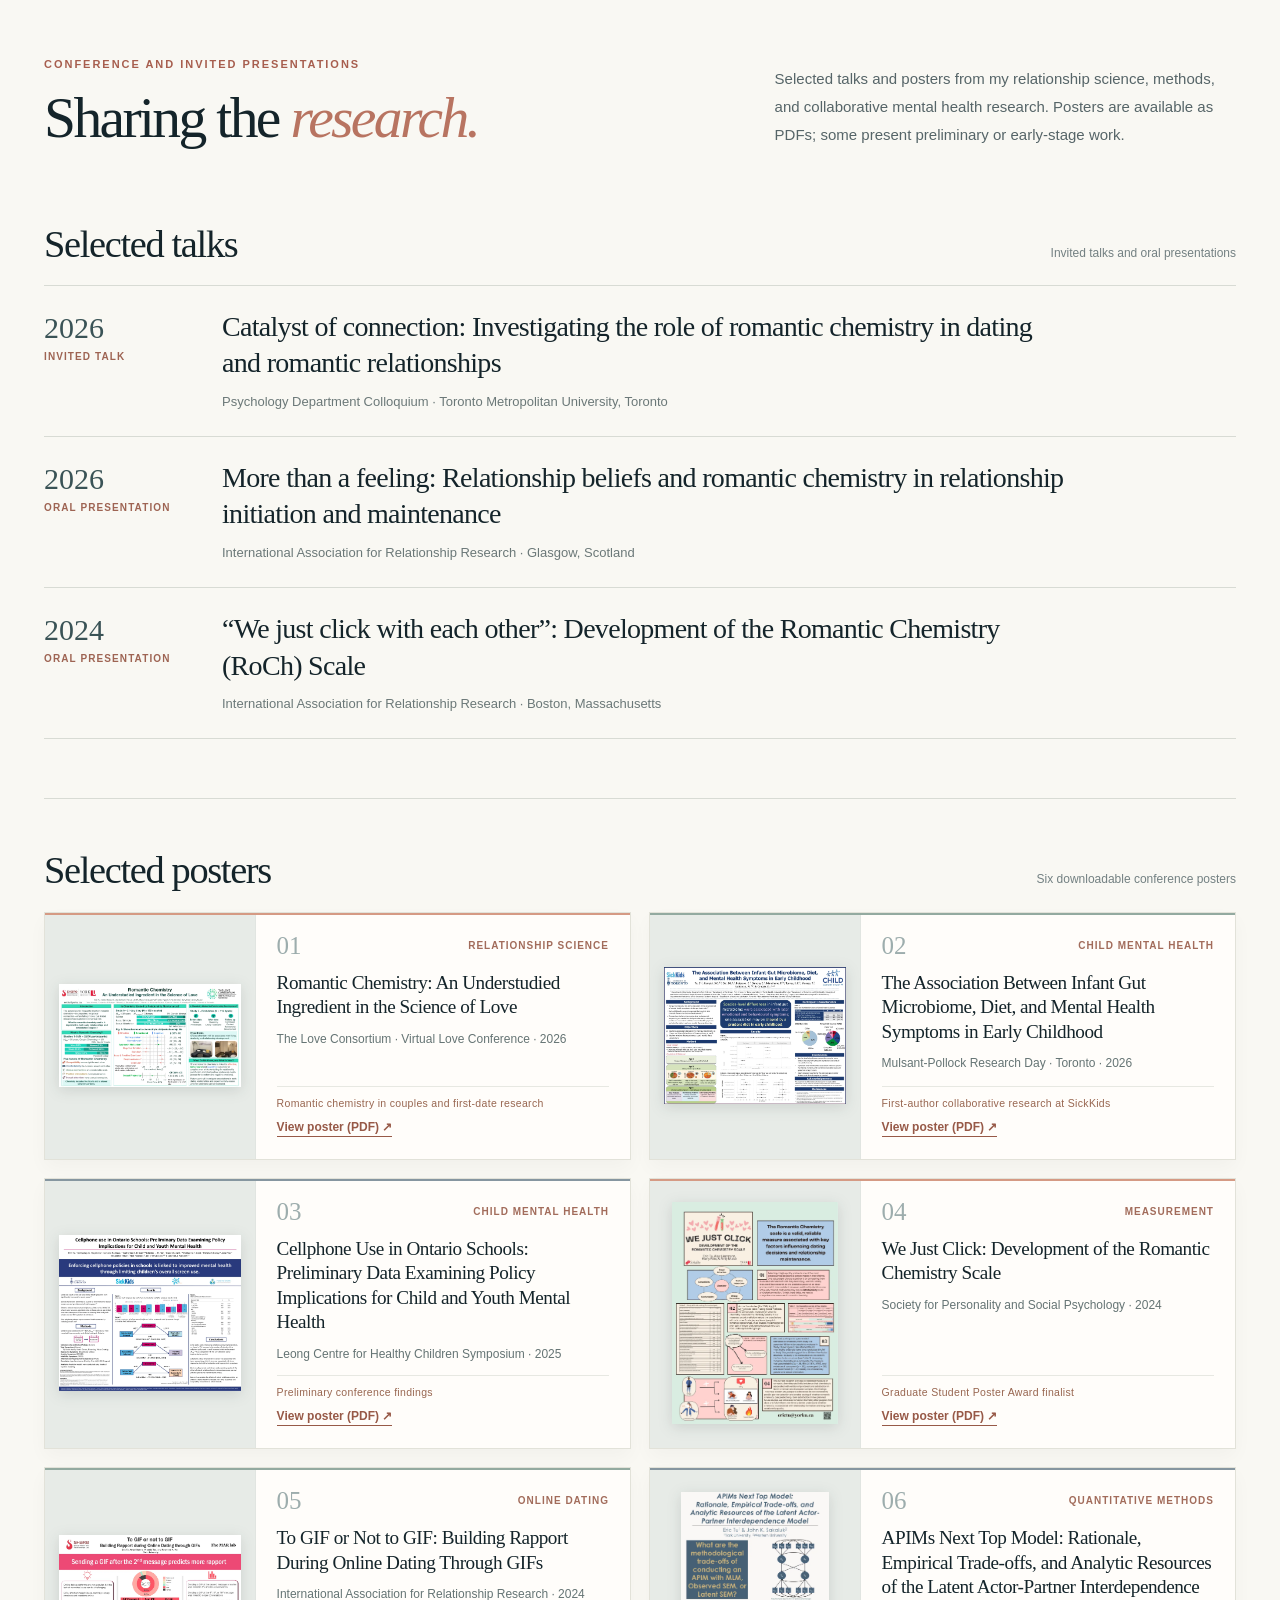
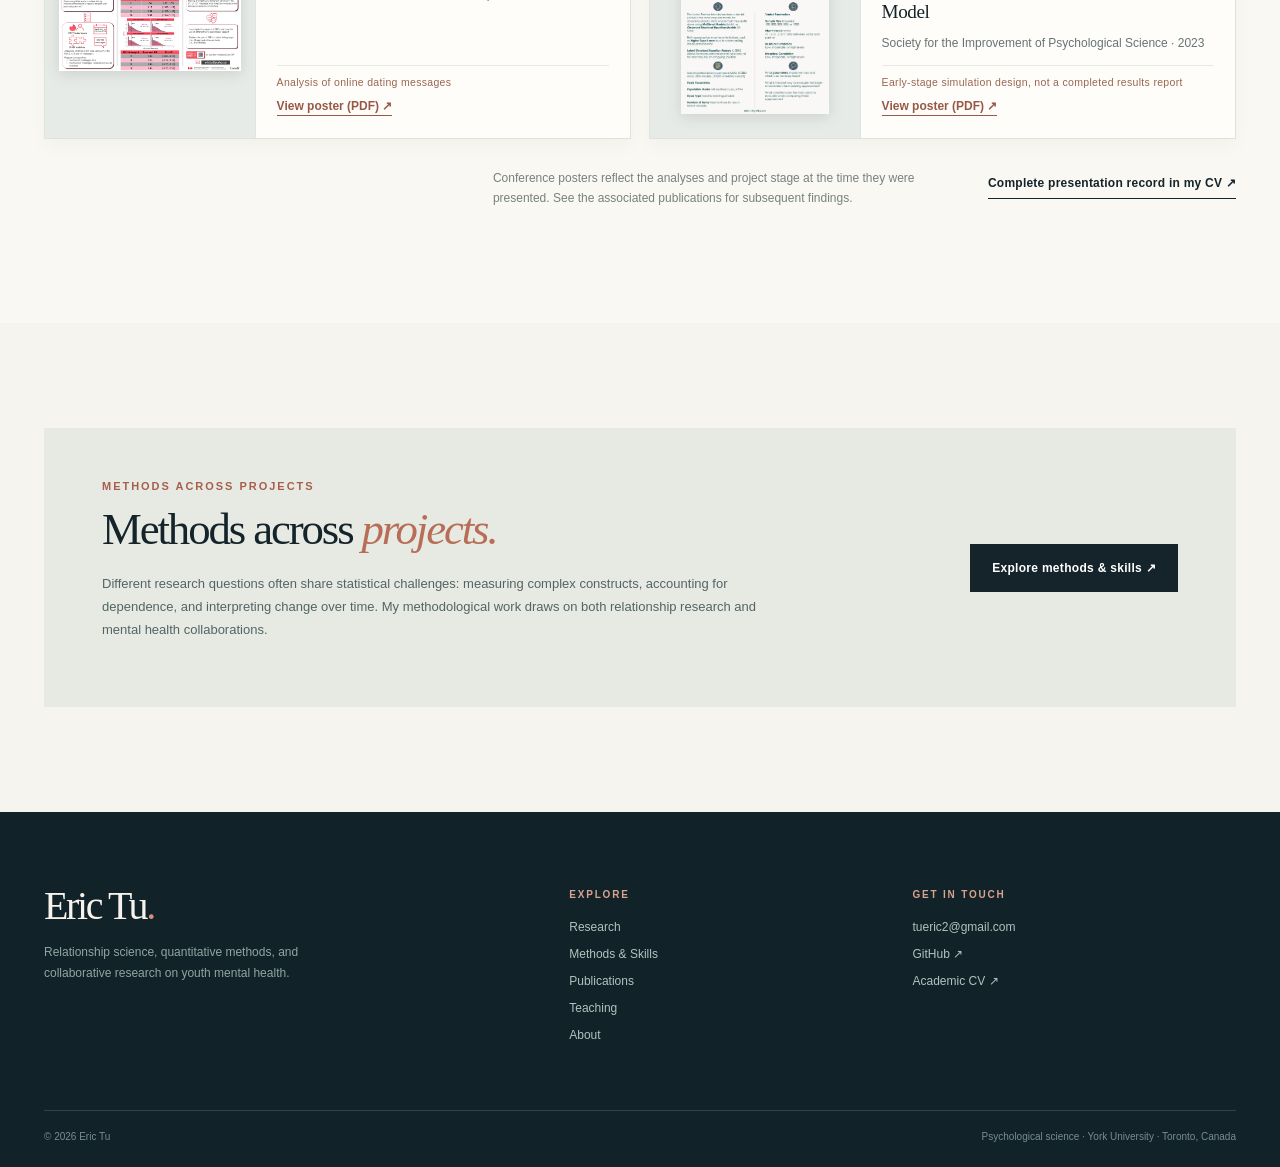
<file: research.html>
<!DOCTYPE html>

<html lang="en"><head>
<meta charset="utf-8"/><meta content="width=device-width, initial-scale=1" name="viewport"/>
<meta content="#14242a" name="theme-color"/><meta content="Eric Tu" name="author"/>
<title>Research | Eric Tu | Psychology Research</title>
<meta content="Research by Eric Tu on partner evaluation, romantic chemistry, and the development of relationships, alongside collaborative quantitative work in child and adolescent mental health." name="description"/>
<link href="https://erictu.ca/research.html" rel="canonical"/>
<meta content="website" property="og:type"/><meta content="Eric Tu" property="og:site_name"/>
<meta content="Research | Eric Tu" property="og:title"/><meta content="Research by Eric Tu on romantic chemistry, dating and relationship science, plus quantitative collaborations in child and adolescent mental health." property="og:description"/>
<meta content="https://erictu.ca/research.html" property="og:url"/>
<link href="favicon.svg" rel="icon" type="image/svg+xml"/><link href="assets/styles.css" rel="stylesheet"/>
<script defer="" src="assets/site-v3-2.js"></script><link href="assets/v2.css" rel="stylesheet"/><link href="assets/v3.css" rel="stylesheet"/><link href="assets/v3-3.css" rel="stylesheet"/><link href="assets/v3-4.css" rel="stylesheet"/><link href="assets/v3-5.css" rel="stylesheet"/><link href="assets/v3-6.css" rel="stylesheet"/></head>
<body><a class="skip-link" href="#main">Skip to main content</a>
<header class="site-header"><div class="container header-inner"><a aria-label="Eric Tu homepage" class="logo" href="index.html"><span class="logo-mark">e</span><span class="logo-type">ERIC TU<small>PSYCHOLOGICAL SCIENCE</small></span></a>
<button aria-controls="primary-nav" aria-expanded="false" aria-label="Open navigation menu" class="mobile-toggle"><span></span></button>
<nav aria-label="Main navigation" class="nav" id="primary-nav"><a href="index.html">Home</a><a aria-current="page" href="research.html">Research</a><a href="methods.html">Methods &amp; Skills</a><a href="publications.html">Publications</a><a href="teaching.html">Teaching</a><a href="about.html">About</a><a href="contact.html">Contact</a><a class="nav-cv" href="cv/Eric_Tu_CV_Fall_2026.pdf" rel="noopener" target="_blank">Academic CV ↗</a></nav></div></header>
<!-- Edit the text in this file to update this page. See EDITING_GUIDE.md. -->
<main id="main">
<section class="page-hero dark"><div class="container page-hero-inner"><div><div class="eyebrow light eyebrow-dot">01 / Research</div><h1>Research &amp; <em>collaboration.</em></h1></div><p class="lede">My independent research asks how people evaluate prospective partners, develop romantic connections, and decide which relationships to pursue. I also contribute statistical expertise to collaborative studies of child and adolescent mental health.</p></div></section>
<section class="section-tight" id="relationship-science"><div class="container"><div class="research-split-intro"><div><div class="section-label">My independent research program</div><h2 class="display">Why do some people <em>click?</em></h2></div><div><p>Why does attraction develop between particular people? My work examines both what people know or believe about a potential partner and what they experience when they interact. I am interested in how traits, perceptions, preferences, and chemistry jointly shape romantic pursuit and, eventually, relationship quality.</p><p></p></div></div></div></section>
<section class="section-tight" style="padding-top:10px"><div class="container">
<article class="editorial-row reveal" id="chemistry"><div><div class="kicker">01 / Romantic chemistry</div><h2>Measuring romantic chemistry.</h2><figure class="research-portrait-figure photo-frame research-poster-inline"><img alt="Eric Tu and a colleague beside a poster on lay definitions of romantic chemistry" decoding="async" height="1024" loading="lazy" src="assets/photos/eric-chemistry-poster-2022.webp" width="768"/><figcaption>Discussing how people define romantic chemistry at a research conference.</figcaption></figure></div><div><p>Across seven dissertation studies, I developed and evaluated the 25-item Romantic Chemistry (RoCh) Scale in single and partnered samples. Its five related components are compatibility, comfortability, unique connection, positive interactions, and sexual attraction. The scale makes it possible to investigate chemistry as a relationship-specific experience.</p><p>I began with people’s own descriptions of chemistry and used factor analysis and item response methods to develop the measure. Partners’ ratings were moderately correlated. In a 21-day study of 122 couples, greater chemistry was associated with more positive daily experiences, including responsiveness, gratitude, commitment, and self-expansion. Other analyses link chemistry with relationship commitment and sexual frequency.</p><p>These findings are correlational. The scale-development manuscript is available as a preprint and has not yet been peer reviewed.</p><a class="inline-link" href="https://doi.org/10.31234/osf.io/6cxdn_v1" rel="noopener" target="_blank">Read the Romantic Chemistry preprint ↗</a></div></article>
<article class="editorial-row reveal" id="dating"><div><div class="kicker">02 / Dating &amp; partner evaluation</div><h2>From first impressions to first dates.</h2></div><div><p>People often know what they want in a partner, yet someone who looks ideal on paper may not inspire much attraction. I study how preferences and perceptions relate to romantic interest, and what people learn when they actually interact.</p><p>In a study involving 1,869 speed-date evaluations, I examined the accuracy of attachment-related impressions and their associations with dating interest. My Dynamic Model of Early Romantic Evaluation builds on that work by distinguishing partner-based information, such as traits and perceived preference fit, from relationship-specific experiences, such as chemistry and responsiveness.</p><p>I am developing an online-dating diary study and a three-date dyadic study with Dr. Amie Gordon at the University of Michigan, supported by a Mitacs Globalink Research Award. The three-date design includes repeated partner assessments and a planned randomized self-disclosure activity. These projects are in development, not completed findings.</p><a class="inline-link" href="https://doi.org/10.1016/j.jrp.2022.104269" rel="noopener" target="_blank">Read the speed-dating article ↗</a></div></article>
<article class="editorial-row reveal" id="relationships"><div><div class="kicker">03 / Established relationships</div><h2>Personality and relationship experiences.</h2></div><div><p>Which personal qualities help people build satisfying relationships, and do those benefits extend to their partners? My earlier work examined charisma, sexual desire and satisfaction, and conflict in established relationships.</p><p>Across five studies of trait charisma, people higher in charisma generally reported more constructive conflict strategies and greater relationship satisfaction. Associations with their partners’ outcomes were smaller and less consistent. This distinction helps motivate my interest in experiences that arise within a particular pairing, rather than only the characteristics each person brings.</p><a class="inline-link" href="https://doi.org/10.1177/27000710261456857" rel="noopener" target="_blank">Read research on charisma and relationship quality ↗</a></div></article>
</div></section>
<section class="section research-section v2-applied" id="mental-health"><div class="container"><div class="section-head"><div><div class="section-label">Collaborative research / SickKids Research Institute</div><h2>Child &amp; adolescent<br/><em>mental health.</em></h2></div><p>At the SickKids Research Institute, I conduct statistical analyses, interpret findings, and write and revise Methods and Results sections for collaborative child and adolescent mental health studies. This work allows me to apply longitudinal and other quantitative approaches to clinically relevant questions. My role is in research, not clinical assessment or treatment.</p></div>
<div class="v2-health-topics"><article class="topic-card"><span>01 / Mood &amp; cognition</span><h3>Depression and cognitive functioning</h3><p>Cross-sectional and longitudinal analyses of adolescent depression and cognition, with attention to how conclusions change across designs.</p><a href="https://doi.org/10.1016/j.jad.2026.121282" rel="noopener" target="_blank">Related paper ↗</a></article><article class="topic-card"><span>02 / Families &amp; technology</span><h3>Family functioning and digital life</h3><p>Research on family relationships, parent–child technology interference, and the possible mental health implications of school cellphone policies.</p><a href="https://doi.org/10.1177/07067437261483882" rel="noopener" target="_blank">Related paper ↗</a></article><article class="topic-card"><span>03 / Youth wellbeing</span><h3>Risk factors and mental health</h3><p>Collaborative studies of family conflict, inflammatory and cardiovascular indicators, and depression in children and adolescents.</p><a href="https://doi.org/10.1016/j.acap.2025.103112" rel="noopener" target="_blank">See publications ↗</a></article></div>
<p class="applied-note"></p></div></section>
<!-- Selected talks and posters: edit or reorder entries below. Add poster PDF links only after files exist in /posters/. -->
<section aria-labelledby="presentations-heading" class="section research-presentations" id="presentations">
<div class="container">
<div class="presentations-intro">
<div><div class="section-label">Conference and invited presentations</div><h2 id="presentations-heading">Sharing the <em>research.</em></h2></div>
<p>Selected talks and posters from my relationship science, methods, and collaborative mental health research. Posters are available as PDFs; some present preliminary or early-stage work.</p>
</div>
<div aria-labelledby="selected-talks-heading" class="presentation-group" id="selected-talks">
<div class="presentation-group-heading"><h3 id="selected-talks-heading">Selected talks</h3><p>Invited talks and oral presentations</p></div>
<div class="presentation-talk-list"><article class="presentation-talk"><div class="presentation-talk-meta"><span class="presentation-year">2026</span><span class="presentation-type">Invited talk</span></div><div class="presentation-talk-copy"><h4>Catalyst of connection: Investigating the role of romantic chemistry in dating and romantic relationships</h4><p>Psychology Department Colloquium · Toronto Metropolitan University, Toronto</p></div></article><article class="presentation-talk"><div class="presentation-talk-meta"><span class="presentation-year">2026</span><span class="presentation-type">Oral presentation</span></div><div class="presentation-talk-copy"><h4>More than a feeling: Relationship beliefs and romantic chemistry in relationship initiation and maintenance</h4><p>International Association for Relationship Research · Glasgow, Scotland</p></div></article><article class="presentation-talk"><div class="presentation-talk-meta"><span class="presentation-year">2024</span><span class="presentation-type">Oral presentation</span></div><div class="presentation-talk-copy"><h4>“We just click with each other”: Development of the Romantic Chemistry (RoCh) Scale</h4><p>International Association for Relationship Research · Boston, Massachusetts</p></div></article></div>
</div>
<div aria-labelledby="selected-posters-heading" class="presentation-group poster-group" id="selected-posters">
<div class="presentation-group-heading"><h3 id="selected-posters-heading">Selected posters</h3><p>Six downloadable conference posters</p></div>
<div class="poster-card-grid"><article class="poster-card poster-card--pdf" id="tlc-2026"><a aria-label="View Romantic Chemistry: An Understudied Ingredient in the Science of Love poster as PDF" class="poster-card-thumbnail" href="posters/romantic-chemistry-tlc-2026.pdf" rel="noopener noreferrer" target="_blank"><img alt="Thumbnail of the 2026 Romantic Chemistry poster summarizing scale development, a couples diary study and planned first-date research" decoding="async" height="704" loading="lazy" src="assets/posters/tlc-2026.webp" width="1250"/></a><div class="poster-card-copy"><div class="poster-card-top"><span class="poster-card-number">01</span><span class="poster-card-category">Relationship science</span></div><div class="poster-card-body"><h4>Romantic Chemistry: An Understudied Ingredient in the Science of Love</h4><p>The Love Consortium · Virtual Love Conference · 2026</p></div><div class="poster-card-bottom"><span class="poster-detail">Romantic chemistry in couples and first-date research</span><a class="poster-pdf-link" href="posters/romantic-chemistry-tlc-2026.pdf" rel="noopener noreferrer" target="_blank" type="application/pdf">View poster (PDF) ↗</a></div></div></article><article class="poster-card poster-card--pdf" id="microbiome-2026"><a aria-label="View The Association Between Infant Gut Microbiome, Diet, and Mental Health Symptoms in Early Childhood poster as PDF" class="poster-card-thumbnail" href="posters/infant-gut-microbiome-mental-health-2026.pdf" rel="noopener noreferrer" target="_blank"><img alt="Thumbnail of the 2026 infant gut microbiome, diet and childhood mental health research poster" decoding="async" height="938" loading="lazy" src="assets/posters/microbiome-2026.webp" width="1250"/></a><div class="poster-card-copy"><div class="poster-card-top"><span class="poster-card-number">02</span><span class="poster-card-category">Child mental health</span></div><div class="poster-card-body"><h4>The Association Between Infant Gut Microbiome, Diet, and Mental Health Symptoms in Early Childhood</h4><p>Mulsant-Pollock Research Day · Toronto · 2026</p></div><div class="poster-card-bottom"><span class="poster-detail">First-author collaborative research at SickKids</span><a class="poster-pdf-link" href="posters/infant-gut-microbiome-mental-health-2026.pdf" rel="noopener noreferrer" target="_blank" type="application/pdf">View poster (PDF) ↗</a></div></div></article><article class="poster-card poster-card--pdf" id="cellphone-2025"><a aria-label="View Cellphone Use in Ontario Schools: Preliminary Data Examining Policy Implications for Child and Youth Mental Health poster as PDF" class="poster-card-thumbnail" href="posters/ontario-school-cellphones-2025.pdf" rel="noopener noreferrer" target="_blank"><img alt="Thumbnail of the Ontario school cellphone policies and youth mental health poster with descriptive charts and mediation diagrams" decoding="async" height="1072" loading="lazy" src="assets/posters/cellphone-2025.webp" width="1250"/></a><div class="poster-card-copy"><div class="poster-card-top"><span class="poster-card-number">03</span><span class="poster-card-category">Child mental health</span></div><div class="poster-card-body"><h4>Cellphone Use in Ontario Schools: Preliminary Data Examining Policy Implications for Child and Youth Mental Health</h4><p>Leong Centre for Healthy Children Symposium · 2025</p></div><div class="poster-card-bottom"><span class="poster-detail">Preliminary conference findings</span><a class="poster-pdf-link" href="posters/ontario-school-cellphones-2025.pdf" rel="noopener noreferrer" target="_blank" type="application/pdf">View poster (PDF) ↗</a></div></div></article><article class="poster-card poster-card--pdf" id="roch-2024"><a aria-label="View We Just Click: Development of the Romantic Chemistry Scale poster as PDF" class="poster-card-thumbnail" href="posters/romantic-chemistry-scale-spsp-2024.pdf" rel="noopener noreferrer" target="_blank"><img alt="Thumbnail of the We Just Click poster on development of the Romantic Chemistry scale, showing the five dimensions" decoding="async" height="1150" loading="lazy" src="assets/posters/roch-2024.webp" width="863"/></a><div class="poster-card-copy"><div class="poster-card-top"><span class="poster-card-number">04</span><span class="poster-card-category">Measurement</span></div><div class="poster-card-body"><h4>We Just Click: Development of the Romantic Chemistry Scale</h4><p>Society for Personality and Social Psychology · 2024</p></div><div class="poster-card-bottom"><span class="poster-detail">Graduate Student Poster Award finalist</span><a class="poster-pdf-link" href="posters/romantic-chemistry-scale-spsp-2024.pdf" rel="noopener noreferrer" target="_blank" type="application/pdf">View poster (PDF) ↗</a></div></div></article><article class="poster-card poster-card--pdf" id="gif-2024"><a aria-label="View To GIF or Not to GIF: Building Rapport During Online Dating Through GIFs poster as PDF" class="poster-card-thumbnail" href="posters/gif-online-dating-iarr-2024.pdf" rel="noopener noreferrer" target="_blank"><img alt="Thumbnail of the pink To GIF or Not to GIF research poster with graphics and estimates from online dating messages" decoding="async" height="938" loading="lazy" src="assets/posters/gif-2024.webp" width="1250"/></a><div class="poster-card-copy"><div class="poster-card-top"><span class="poster-card-number">05</span><span class="poster-card-category">Online dating</span></div><div class="poster-card-body"><h4>To GIF or Not to GIF: Building Rapport During Online Dating Through GIFs</h4><p>International Association for Relationship Research · 2024</p></div><div class="poster-card-bottom"><span class="poster-detail">Analysis of online dating messages</span><a class="poster-pdf-link" href="posters/gif-online-dating-iarr-2024.pdf" rel="noopener noreferrer" target="_blank" type="application/pdf">View poster (PDF) ↗</a></div></div></article><article class="poster-card poster-card--pdf" id="apim-2023"><a aria-label="View APIMs Next Top Model: Rationale, Empirical Trade-offs, and Analytic Resources of the Latent Actor-Partner Interdependence Model poster as PDF" class="poster-card-thumbnail" href="posters/latent-apim-sips-2023.pdf" rel="noopener noreferrer" target="_blank"><img alt="Thumbnail of the APIMs Next Top Model methods poster describing planned comparisons of dyadic analysis methods" decoding="async" height="1150" loading="lazy" src="assets/posters/apim-2023.webp" width="767"/></a><div class="poster-card-copy"><div class="poster-card-top"><span class="poster-card-number">06</span><span class="poster-card-category">Quantitative methods</span></div><div class="poster-card-body"><h4>APIMs Next Top Model: Rationale, Empirical Trade-offs, and Analytic Resources of the Latent Actor-Partner Interdependence Model</h4><p>Society for the Improvement of Psychological Science · 2023</p></div><div class="poster-card-bottom"><span class="poster-detail">Early-stage simulation design, not a completed results report</span><a class="poster-pdf-link" href="posters/latent-apim-sips-2023.pdf" rel="noopener noreferrer" target="_blank" type="application/pdf">View poster (PDF) ↗</a></div></div></article></div>
<div class="presentation-footer"><p class="poster-record-note">Conference posters reflect the analyses and project stage at the time they were presented. See the associated publications for subsequent findings.</p><a class="inline-link" href="cv/Eric_Tu_CV_Fall_2026.pdf" rel="noopener" target="_blank">Complete presentation record in my CV ↗</a></div>
</div>
</div>
</section>
<section class="section v2-methods-cta"><div class="container v2-cta-light"><div><div class="section-label">Methods across projects</div><h2>Methods across <em>projects.</em></h2><p>Different research questions often share statistical challenges: measuring complex constructs, accounting for dependence, and interpreting change over time. My methodological work draws on both relationship research and mental health collaborations.</p></div><a class="button dark" href="methods.html">Explore methods &amp; skills ↗</a></div></section>
</main>
<footer class="site-footer"><div class="container footer-top"><div><a class="footer-name" href="index.html">Eric Tu<span style="color:#d98f7b">.</span></a><p class="footer-strap">Relationship science, quantitative methods, and collaborative research on youth mental health.</p></div><div class="footer-column"><h4>Explore</h4><a href="research.html">Research</a><a href="methods.html">Methods &amp; Skills</a><a href="publications.html">Publications</a><a href="teaching.html">Teaching</a><a href="about.html">About</a></div><div class="footer-column"><h4>Get in touch</h4><a href="mailto:tueric2@gmail.com">tueric2@gmail.com</a><a href="https://github.com/tu-eric" rel="noopener" target="_blank">GitHub ↗</a><a href="cv/Eric_Tu_CV_Fall_2026.pdf" rel="noopener" target="_blank">Academic CV ↗</a></div></div><div class="container footer-bottom"><span>© 2026 Eric Tu</span><span>Psychological science · York University · Toronto, Canada</span></div></footer>
</body></html>
</file>
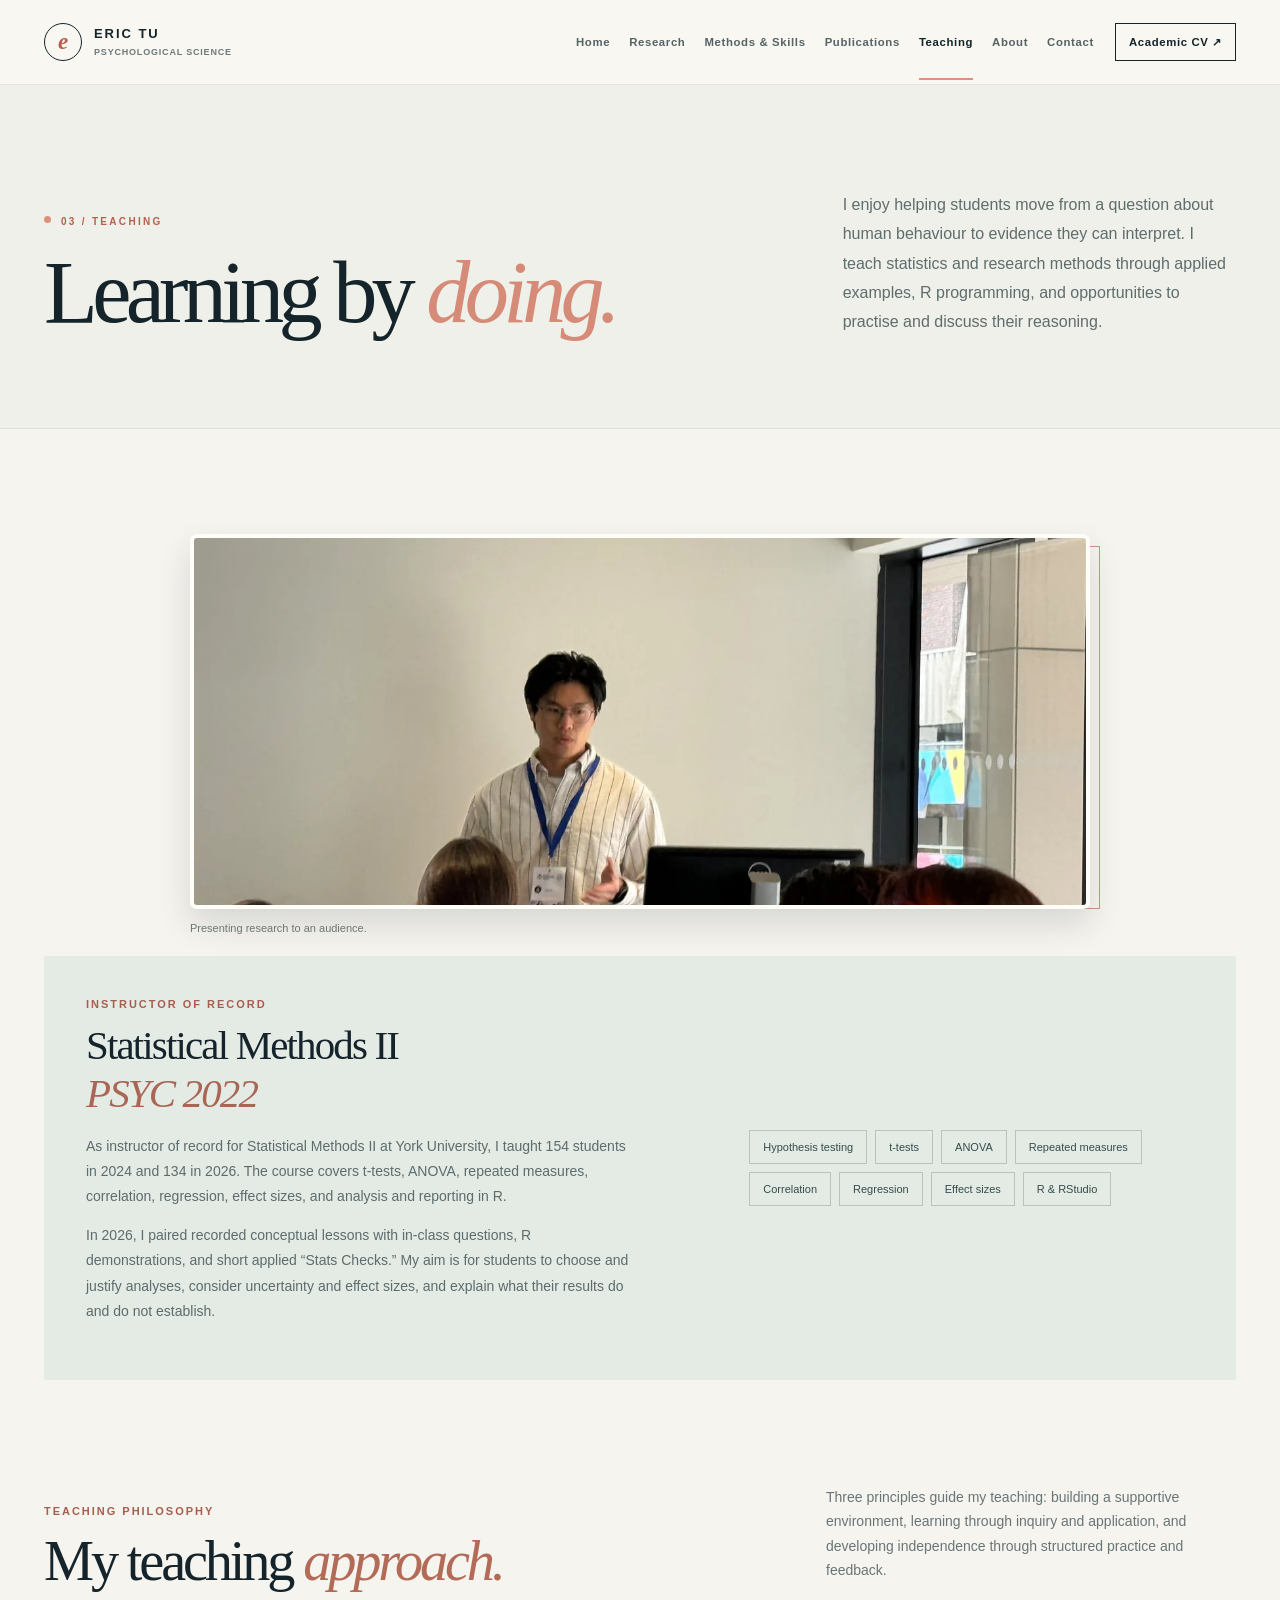
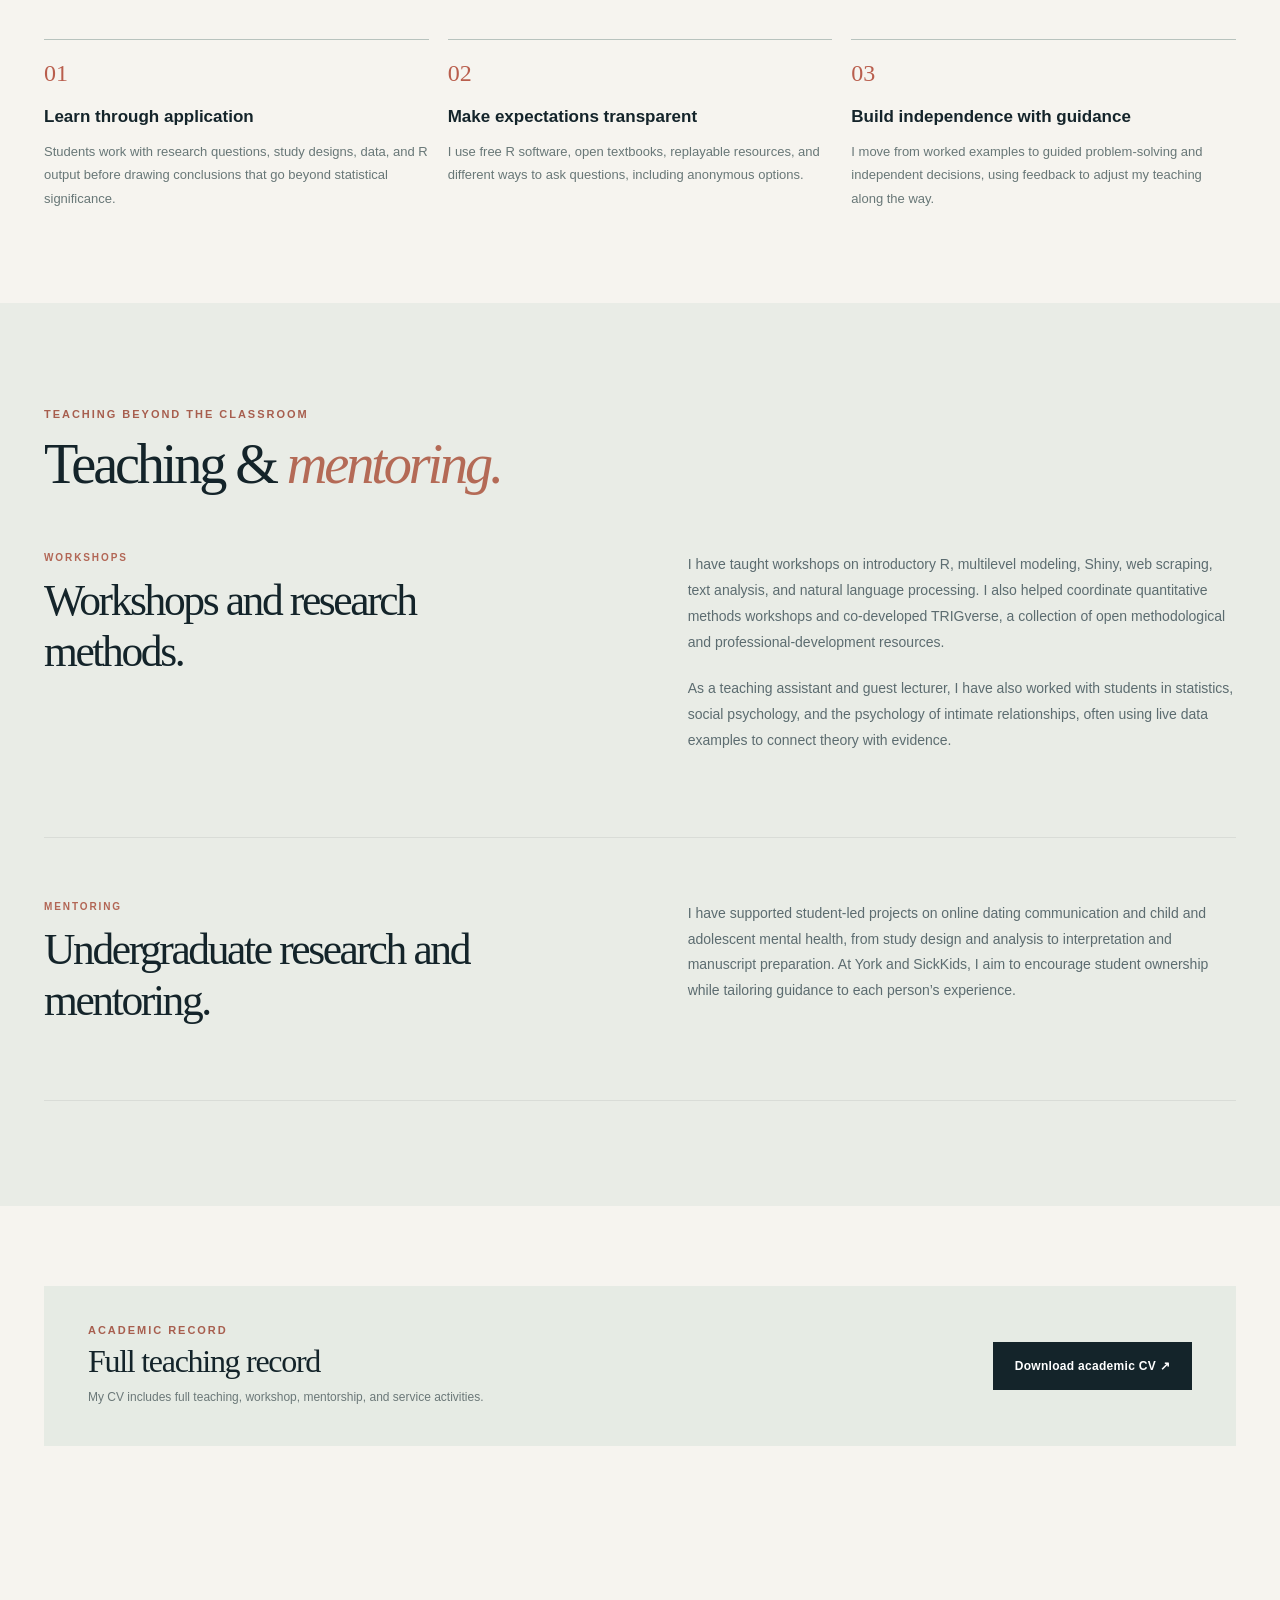
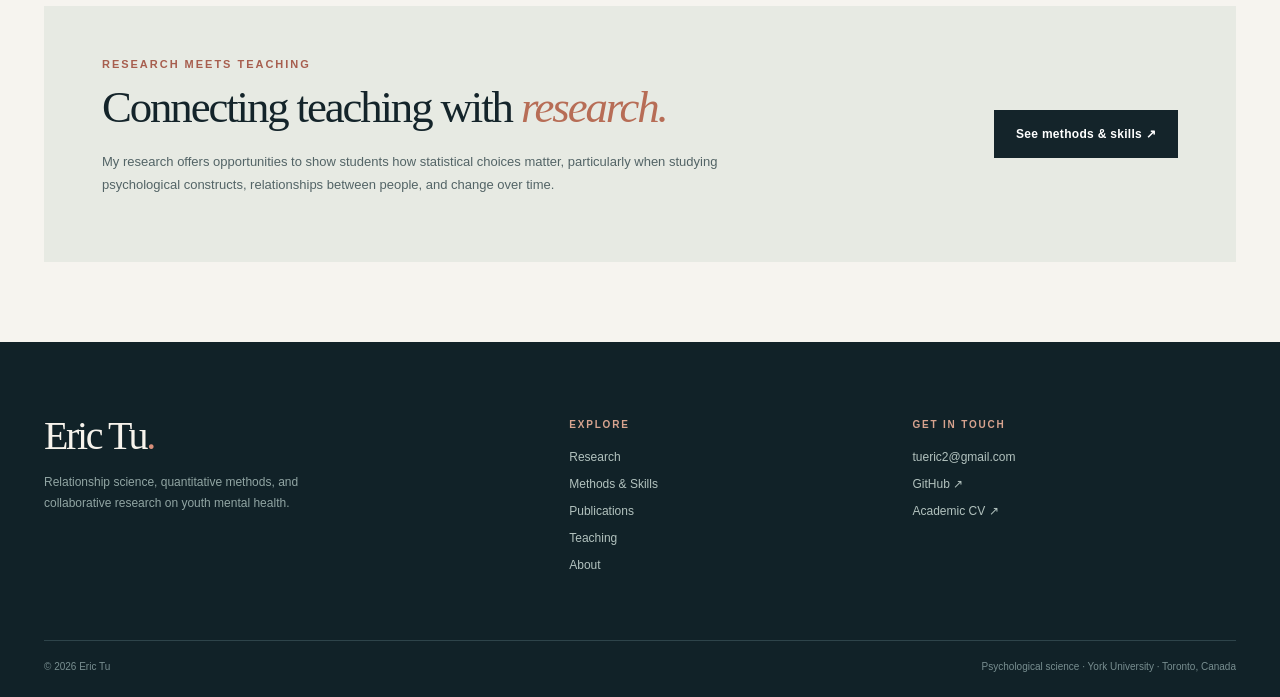
<file: teaching.html>
<!DOCTYPE html>

<html lang="en"><head>
<meta charset="utf-8"/><meta content="width=device-width, initial-scale=1" name="viewport"/>
<meta content="#14242a" name="theme-color"/><meta content="Eric Tu" name="author"/>
<title>Teaching | Eric Tu | Psychology Research</title>
<meta content="Eric Tu teaches statistics and psychological research methods using R, active learning, accessible resources, and research mentorship at York University." name="description"/>
<link href="https://erictu.ca/teaching.html" rel="canonical"/>
<meta content="website" property="og:type"/><meta content="Eric Tu" property="og:site_name"/>
<meta content="Teaching | Eric Tu" property="og:title"/><meta content="Teaching by Eric Tu in Statistical Methods II, research methods, R programming, social psychology, and mentorship at York University." property="og:description"/>
<meta content="https://erictu.ca/teaching.html" property="og:url"/>
<link href="favicon.svg" rel="icon" type="image/svg+xml"/><link href="assets/styles.css" rel="stylesheet"/>
<script defer="" src="assets/site-v3-2.js"></script><link href="assets/v2.css" rel="stylesheet"/><link href="assets/v3.css" rel="stylesheet"/><link href="assets/v3-3.css" rel="stylesheet"/><link href="assets/v3-4.css" rel="stylesheet"/></head>
<body><a class="skip-link" href="#main">Skip to main content</a>
<header class="site-header"><div class="container header-inner"><a aria-label="Eric Tu homepage" class="logo" href="index.html"><span class="logo-mark">e</span><span class="logo-type">ERIC TU<small>PSYCHOLOGICAL SCIENCE</small></span></a>
<button aria-controls="primary-nav" aria-expanded="false" aria-label="Open navigation menu" class="mobile-toggle"><span></span></button>
<nav aria-label="Main navigation" class="nav" id="primary-nav"><a href="index.html">Home</a><a href="research.html">Research</a><a href="methods.html">Methods &amp; Skills</a><a href="publications.html">Publications</a><a aria-current="page" href="teaching.html">Teaching</a><a href="about.html">About</a><a href="contact.html">Contact</a><a class="nav-cv" href="cv/Eric_Tu_CV_Fall_2026.pdf" rel="noopener" target="_blank">Academic CV ↗</a></nav></div></header>
<!-- Edit the text in this file to update this page. See EDITING_GUIDE.md. -->
<main id="main"><section class="page-hero"><div class="container page-hero-inner"><div><div class="eyebrow eyebrow-dot">03 / Teaching</div><h1>Learning by <em>doing.</em></h1></div><p class="lede">I enjoy helping students move from a question about human behaviour to evidence they can interpret. I teach statistics and research methods through applied examples, R programming, and opportunities to practise and discuss their reasoning.</p></div></section>
<section class="section"><div class="container"><figure class="teaching-talk-figure photo-frame teaching-figure-before"><img alt="Eric Tu presenting research to a seated audience" decoding="async" height="1020" loading="lazy" src="assets/photos/eric-presentation.webp" width="1360"/><figcaption>Presenting research to an audience.</figcaption></figure><div class="teaching-feature reveal"><div><div class="section-label">Instructor of record</div><h2>Statistical Methods II<br/><em style="color:#a96655">PSYC 2022</em></h2><p>As instructor of record for Statistical Methods II at York University, I taught 154 students in 2024 and 134 in 2026. The course covers t-tests, ANOVA, repeated measures, correlation, regression, effect sizes, and analysis and reporting in R.</p><p>In 2026, I paired recorded conceptual lessons with in-class questions, R demonstrations, and short applied “Stats Checks.” My aim is for students to choose and justify analyses, consider uncertainty and effect sizes, and explain what their results do and do not establish.</p></div><div><span class="teaching-tag">Hypothesis testing</span><span class="teaching-tag">t-tests</span><span class="teaching-tag">ANOVA</span><span class="teaching-tag">Repeated measures</span><span class="teaching-tag">Correlation</span><span class="teaching-tag">Regression</span><span class="teaching-tag">Effect sizes</span><span class="teaching-tag">R &amp; RStudio</span></div></div></div></section>
<section class="section-tight" style="padding-top:0"><div class="container"><div class="section-head"><div><div class="section-label">Teaching philosophy</div><h2>My teaching <em style="color:#b36b57;font-weight:400">approach.</em></h2></div><p>Three principles guide my teaching: building a supportive environment, learning through inquiry and application, and developing independence through structured practice and feedback.</p></div><div class="teaching-steps"><div class="teaching-step"><span>01</span><h3>Learn through application</h3><p>Students work with research questions, study designs, data, and R output before drawing conclusions that go beyond statistical significance.</p></div><div class="teaching-step"><span>02</span><h3>Make expectations transparent</h3><p>I use free R software, open textbooks, replayable resources, and different ways to ask questions, including anonymous options.</p></div><div class="teaching-step"><span>03</span><h3>Build independence with guidance</h3><p>I move from worked examples to guided problem-solving and independent decisions, using feedback to adjust my teaching along the way.</p></div></div></div></section>
<section class="section research-section"><div class="container"><div class="section-head"><div><div class="section-label">Teaching beyond the classroom</div><h2>Teaching &amp; <em style="color:#b46a56;font-weight:400">mentoring.</em></h2></div></div><div class="editorial-row" style="padding-top:10px"><div><div class="kicker">Workshops</div><h2>Workshops and research methods.</h2></div><div><p>I have taught workshops on introductory R, multilevel modeling, Shiny, web scraping, text analysis, and natural language processing. I also helped coordinate quantitative methods workshops and co-developed TRIGverse, a collection of open methodological and professional-development resources.</p><p>As a teaching assistant and guest lecturer, I have also worked with students in statistics, social psychology, and the psychology of intimate relationships, often using live data examples to connect theory with evidence.</p></div></div><div class="editorial-row"><div><div class="kicker">Mentoring</div><h2>Undergraduate research and mentoring.</h2></div><div><p>I have supported student-led projects on online dating communication and child and adolescent mental health, from study design and analysis to interpretation and manuscript preparation. At York and SickKids, I aim to encourage student ownership while tailoring guidance to each person’s experience.</p></div></div></div></section>
<section class="section-tight"><div class="container cv-panel"><div><div class="section-label">Academic record</div><h2>Full teaching record</h2><p>My CV includes full teaching, workshop, mentorship, and service activities.</p></div><a class="button dark" href="cv/Eric_Tu_CV_Fall_2026.pdf" rel="noopener" target="_blank">Download academic CV ↗</a></div></section>
<section class="section-tight v2-teach-methods"><div class="container v2-cta-light"><div><div class="section-label">Research meets teaching</div><h2>Connecting teaching with <em>research.</em></h2><p>My research offers opportunities to show students how statistical choices matter, particularly when studying psychological constructs, relationships between people, and change over time.</p></div><a class="button dark" href="methods.html">See methods &amp; skills ↗</a></div></section></main>
<footer class="site-footer"><div class="container footer-top"><div><a class="footer-name" href="index.html">Eric Tu<span style="color:#d98f7b">.</span></a><p class="footer-strap">Relationship science, quantitative methods, and collaborative research on youth mental health.</p></div><div class="footer-column"><h4>Explore</h4><a href="research.html">Research</a><a href="methods.html">Methods &amp; Skills</a><a href="publications.html">Publications</a><a href="teaching.html">Teaching</a><a href="about.html">About</a></div><div class="footer-column"><h4>Get in touch</h4><a href="mailto:tueric2@gmail.com">tueric2@gmail.com</a><a href="https://github.com/tu-eric" rel="noopener" target="_blank">GitHub ↗</a><a href="cv/Eric_Tu_CV_Fall_2026.pdf" rel="noopener" target="_blank">Academic CV ↗</a></div></div><div class="container footer-bottom"><span>© 2026 Eric Tu</span><span>Psychological science · York University · Toronto, Canada</span></div></footer>
</body></html>
</file>
<file: assets/styles.css>
/* Eric Tu — bespoke academic portfolio | 2026 */
:root{--ink:#14242a;--ink-2:#314147;--navy:#12242a;--navy-deep:#101d23;--paper:#f6f4ef;--white:#fffefa;--muted:#687577;--border:#d9dcd7;--accent:#d6826d;--accent-dark:#b95e4d;--sage:#c8d4c6;--pale:#eaece4;--serif:Georgia,'Times New Roman',serif;--sans:Inter,'Aptos',-apple-system,BlinkMacSystemFont,'Segoe UI',sans-serif;--wide:1260px}
*,*::before,*::after{box-sizing:border-box}html{scroll-behavior:smooth}body{margin:0;background:var(--paper);color:var(--ink);font-family:var(--sans);-webkit-font-smoothing:antialiased}img,svg{max-width:100%}a{color:inherit;text-decoration:none}button,input{font:inherit}button{cursor:pointer}::selection{background:#ebbbad;color:#152b2f}a:focus-visible,button:focus-visible,input:focus-visible{outline:3px solid var(--accent);outline-offset:4px}.container{width:min(var(--wide),calc(100% - 88px));margin:0 auto}.skip-link{position:absolute;top:-100px;left:15px;padding:12px 20px;background:white;color:black;z-index:200}.skip-link:focus{top:10px}.site-header{position:relative;z-index:20;background:rgba(248,247,243,.97);border-bottom:1px solid #e5e6e1}.header-inner{height:84px;display:flex;align-items:center;justify-content:space-between;gap:24px}.logo{display:inline-flex;gap:12px;align-items:center;flex-shrink:0}.logo-mark{height:38px;width:38px;border:1.3px solid var(--ink);border-radius:50%;display:grid;place-items:center;color:var(--accent-dark);font-family:var(--serif);font-size:23px;font-style:italic;font-weight:700;letter-spacing:-3px;padding-right:3px}.logo-type{font-size:13px;line-height:1.27;letter-spacing:.15em;font-weight:750}.logo-type small{display:block;letter-spacing:.12em;font-size:9px;font-weight:650;color:#6e7a7b;margin-top:4px}.nav{display:flex;align-items:center;gap:27px}.nav a{font-size:12px;font-weight:620;letter-spacing:.055em;color:#566365;position:relative;transition:color .2s}.nav a:hover,.nav a[aria-current='page']{color:#0f2428}.nav a[aria-current='page']::after{content:'';position:absolute;bottom:-32px;left:0;right:0;height:2px;background:var(--accent)}.nav .nav-cv{margin-left:9px;border:1px solid var(--ink);padding:11px 15px;color:var(--ink);white-space:nowrap}.nav .nav-cv::after{display:none}.nav .nav-cv:hover{background:var(--ink);color:var(--white)}.mobile-toggle{display:none;border:0;background:transparent;align-items:center;justify-content:center;width:40px;height:40px}.mobile-toggle span,.mobile-toggle span::before,.mobile-toggle span::after{content:'';display:block;width:22px;height:2px;background:var(--ink);position:relative;transition:transform .2s}.mobile-toggle span::before{top:-7px}.mobile-toggle span::after{top:5px}.eyebrow{font-size:10px;text-transform:uppercase;letter-spacing:.23em;font-weight:800;color:var(--accent-dark)}.eyebrow.light{color:#e9a48e}.eyebrow.dark{color:#a3b4b3}.eyebrow-dot::before{content:'';display:inline-block;width:7px;height:7px;border-radius:50%;background:var(--accent);margin-right:10px;vertical-align:2px}.display{font-family:var(--serif);font-weight:400;letter-spacing:-.052em}.display em{color:var(--accent);font-weight:400}.button{display:inline-flex;align-items:center;justify-content:center;gap:15px;min-height:48px;padding:14px 21px;background:var(--accent);border:1px solid var(--accent);color:#122127;font-size:12px;letter-spacing:.025em;font-weight:770;transition:all .2s}.button:hover{background:#efaa95;transform:translateY(-2px)}.button.outline{background:transparent;color:var(--white);border-color:#809194}.button.outline:hover{border-color:#eeb29c;color:#ffd6c7}.button.dark{background:var(--ink);border-color:var(--ink);color:white}.button.ghost{background:transparent;border-color:var(--border);color:var(--ink)}.button.ghost:hover{background:white}.arrow{font-size:19px;line-height:0}.inline-link{font-size:12px;font-weight:780;letter-spacing:.02em;display:inline-flex;align-items:center;gap:12px;border-bottom:1px solid currentColor;padding-bottom:8px}.inline-link:hover{color:var(--accent-dark)}
/* Homepage hero */
.hero{background:var(--navy-deep);color:#f9f6f0;overflow:hidden}.hero-layout{display:grid;grid-template-columns:50% 50%;min-height:638px}.hero-copy{padding:105px 20px 82px 0;position:relative;z-index:2}.hero h1{font-family:var(--serif);font-size:clamp(65px,6.15vw,103px);font-weight:400;letter-spacing:-.065em;line-height:.98;margin:26px 0 28px;max-width:685px}.hero h1 em{color:#e8a18d;font-style:italic}.hero p{font-size:16px;line-height:1.8;color:#c4cdcc;max-width:515px;margin:0 0 37px}.hero-cta{display:flex;gap:13px;flex-wrap:wrap}.hero-meta{display:flex;align-items:center;gap:15px;font-size:11px;color:#a6b7b6;text-transform:uppercase;letter-spacing:.11em;margin-top:79px}.hero-meta .line{height:1px;width:40px;background:#76898a}.hero-art{min-width:0;position:relative;display:flex;align-items:center;justify-content:center}.hero-art::before{content:'';position:absolute;inset:-8% -60% -10% -25%;background:radial-gradient(ellipse at 52% 46%,rgba(174,111,100,.28),transparent 51%),radial-gradient(ellipse at 73% 80%,rgba(131,151,143,.18),transparent 55%)}.connection-svg{position:relative;width:114%;max-width:none;transform:translateX(6%);filter:drop-shadow(0 0 30px rgba(235,176,154,.06))}.art-caption{position:absolute;bottom:51px;right:0;color:#bec9c5;font-size:10px;letter-spacing:.16em;text-transform:uppercase}.art-caption::before{content:'✧';color:var(--accent);font-size:20px;margin-right:9px}.hero-art .floating-word{position:absolute;color:#b8c1be;font-family:var(--serif);font-size:15px;font-style:italic;letter-spacing:.015em}.floating-word.one{top:24%;left:6%}.floating-word.two{top:34%;right:1%}.floating-word.three{bottom:26%;left:2%}
/* sections */
.section{padding:105px 0}.section-tight{padding:80px 0}.section-label{font-size:11px;letter-spacing:.18em;font-weight:850;text-transform:uppercase;color:#a75e4e}.section-head{display:flex;justify-content:space-between;align-items:end;gap:35px;margin-bottom:48px}.section-head h2{font-family:var(--serif);font-weight:400;font-size:clamp(39px,4.4vw,67px);letter-spacing:-.056em;line-height:1.07;margin:14px 0 0}.section-head p{max-width:410px;color:var(--muted);font-size:14px;line-height:1.75;margin:0 0 8px}.intro-grid{display:grid;grid-template-columns:32% 1fr;gap:8%;align-items:start}.intro-grid h2{font-size:clamp(43px,4vw,65px);margin:13px 0 0;line-height:1.06}.intro-body>p{font-size:clamp(20px,2.3vw,29px);line-height:1.5;letter-spacing:-.024em;color:#37474b;font-family:var(--serif);margin:0 0 41px}.question-grid{display:grid;grid-template-columns:repeat(3,1fr);gap:25px}.question-item{border-top:1px solid #c5cec9;padding-top:18px}.question-item .num{font-family:var(--serif);font-size:17px;color:var(--accent-dark)}.question-item h3{font-size:16px;letter-spacing:-.02em;font-weight:730;margin:16px 0 8px}.question-item p{font-size:12px;line-height:1.75;color:var(--muted);margin:0}.research-section{background:#e9ece6}.research-grid{display:grid;grid-template-columns:repeat(3,1fr);gap:18px}.research-card{display:flex;flex-direction:column;min-height:410px;position:relative;background:#fffdf8;border:1px solid #d8deda;overflow:hidden;transition:transform .23s,box-shadow .23s}.research-card:hover{transform:translateY(-5px);box-shadow:0 18px 30px #1b2d2b11}.research-card .visual{height:171px;position:relative;overflow:hidden;background:#deded7;display:grid;place-items:center}.research-card .visual img{height:100%;width:100%;object-fit:cover}.visual.visual-one{background:#d5dfd9}.visual.visual-two{background:#d9cbc2}.visual.visual-three{background:#253c43}.research-card-body{padding:26px 27px 30px;display:flex;flex:1;flex-direction:column}.research-card .card-num{font-size:10px;text-transform:uppercase;letter-spacing:.15em;color:#ac6d5d;font-weight:800}.research-card h3{font-family:var(--serif);font-size:29px;font-weight:400;letter-spacing:-.04em;line-height:1.2;margin:14px 0 11px}.research-card p{font-size:13px;line-height:1.75;color:#647273;margin:0 0 24px}.research-card .card-link{margin-top:auto;font-size:12px;font-weight:750;color:#b56553;display:inline-flex;gap:12px;align-items:center}.research-card .card-link span{font-size:20px}.spotlight{background:var(--navy);color:#f7f5ee}.spotlight-inner{display:grid;grid-template-columns:.82fr 1fr;gap:12%;align-items:center}.spotlight h2{font-family:var(--serif);font-size:clamp(41px,4.4vw,72px);letter-spacing:-.05em;font-weight:400;line-height:1.07;margin:18px 0 24px}.spotlight p{font-size:14px;line-height:1.75;color:#b3c1c0;margin:0 0 29px;max-width:530px}.small-caption{color:#899e9f;font-size:10px;text-transform:uppercase;letter-spacing:.17em}.dimensions{display:grid;grid-template-columns:1fr 1fr;gap:11px;position:relative}.dimension{padding:24px;border:1px solid #587076;background:#1a3239;min-height:126px}.dimension:nth-child(2){background:#234047}.dimension:nth-child(3){background:#233e42}.dimension:nth-child(4){background:#1b3338}.dimension:nth-child(5){grid-column:1 / -1;background:#304449}.dimension small{font-family:var(--serif);font-size:27px;color:#e6a28b;display:block;margin-bottom:8px}.dimension strong{display:block;font-size:13px;letter-spacing:.025em;font-weight:550}.publication-list{border-top:1px solid var(--border)}.pub-row{display:grid;grid-template-columns:110px 1fr 135px;gap:30px;padding:27px 0;border-bottom:1px solid var(--border);align-items:start}.pub-year{font-family:var(--serif);font-size:21px;color:#a76555}.pub-title{font-family:var(--serif);font-size:22px;line-height:1.27;letter-spacing:-.027em;margin:0 0 8px}.pub-authors{color:#526367;font-size:12px;line-height:1.75;margin:0 0 6px}.pub-journal{color:#788486;font-size:11px;line-height:1.6;margin:0}.pub-type{display:inline-block;font-size:9px;letter-spacing:.1em;text-transform:uppercase;padding:6px 8px;background:#e9e9e2;color:#566264;border-radius:2px;font-weight:750;margin-top:6px}.pub-type.preprint{background:#f2ded5;color:#a15445}.pub-actions{display:flex;justify-content:flex-end;gap:14px;align-items:center}.pub-actions a{font-size:11px;font-weight:730;color:#b45c4c;white-space:nowrap}.pub-actions a:hover{text-decoration:underline}.pub-actions a::after{content:'↗';margin-left:7px;font-size:15px}.cta-banner{background:#d9e1d9;border-top:1px solid #c7d3ce}.cta-inner{padding:61px 0;display:flex;justify-content:space-between;align-items:center;gap:30px}.cta-inner h2{font-family:var(--serif);font-size:clamp(35px,4.1vw,59px);line-height:1.11;letter-spacing:-.04em;font-weight:400;margin:7px 0}.cta-inner p{font-size:13px;color:#657477;max-width:470px;line-height:1.65;margin:15px 0 0}
/* Interior pages */
.page-hero{background:#eff0e9;padding:105px 0 92px;border-bottom:1px solid #dde0d7}.page-hero.dark{background:var(--navy-deep);color:#f6f5ed;border-color:#233a41}.page-hero-inner{display:grid;grid-template-columns:55% 1fr;gap:12%;align-items:end}.page-hero h1{font-family:var(--serif);font-weight:400;font-size:clamp(58px,6.9vw,104px);line-height:.99;letter-spacing:-.065em;margin:22px 0 0}.page-hero h1 em{color:#d58b77}.page-hero .lede{font-size:16px;line-height:1.83;max-width:455px;color:#5e6d6e;margin:0}.page-hero.dark .lede{color:#c6d0cd}.editorial-row{display:grid;grid-template-columns:43% 1fr;gap:11%;padding:63px 0;border-bottom:1px solid var(--border)}.editorial-row h2{font-family:var(--serif);font-size:clamp(32px,3.4vw,53px);font-weight:400;letter-spacing:-.055em;line-height:1.17;margin:12px 0}.editorial-row p{font-size:14px;color:#5c6c70;line-height:1.85;margin:0 0 20px}.editorial-row .kicker{font-size:10px;font-weight:850;letter-spacing:.19em;color:#b26655;text-transform:uppercase}.editorial-row ul{padding-left:20px;color:#59676b;font-size:13px;line-height:1.95}.method-cards{display:grid;grid-template-columns:repeat(4,1fr);gap:15px}.method-card{background:#fffefa;border:1px solid var(--border);padding:24px;min-height:180px}.method-card .method-number{font-family:var(--serif);color:#c17864;font-size:24px}.method-card h3{font-size:15px;margin:28px 0 8px}.method-card p{font-size:11px;color:var(--muted);line-height:1.7;margin:0}.callout-quote{margin:0;background:#e7e6dc;padding:52px 55px;border-left:3px solid var(--accent);font-family:var(--serif);font-size:clamp(25px,3vw,42px);line-height:1.35;letter-spacing:-.035em}.research-metrics{display:flex;gap:48px;flex-wrap:wrap;margin-top:36px}.research-metrics strong{font-family:var(--serif);font-size:43px;display:block;font-weight:400;letter-spacing:-.04em}.research-metrics span{font-size:11px;color:#627274}.toolbar{display:flex;align-items:center;gap:16px;justify-content:space-between;margin-bottom:20px;flex-wrap:wrap}.filter-buttons{display:flex;flex-wrap:wrap;gap:8px}.filter{background:transparent;border:1px solid #cbd1cd;padding:10px 14px;color:#5e6b6c;font-size:11px;font-weight:680}.filter.active,.filter:hover{background:var(--ink);color:white;border-color:var(--ink)}.search-box{min-width:265px;background:#fffefa;border:1px solid #ccd1ce;color:#24363a;padding:10px 14px;font-size:12px}.publication-count{color:#758282;font-size:12px;margin:18px 0 24px}.publication-item[hidden]{display:none!important}.publication-item{display:grid;grid-template-columns:90px 1fr 120px;gap:32px;padding:25px 0;border-bottom:1px solid var(--border)}.publication-item .publication-title{font-family:var(--serif);font-size:22px;margin:0 0 9px;line-height:1.3;letter-spacing:-.03em}.publication-item .abstract{color:#768386;font-size:12px;line-height:1.7;margin:8px 0 10px}.publication-item .pub-actions{justify-content:end}.pub-year.mono{font-size:19px}.pub-group-title{font-size:11px;text-transform:uppercase;letter-spacing:.17em;font-weight:800;color:#a35a4b;margin:0 0 13px}.teaching-feature{background:#e4eae4;padding:42px;display:grid;grid-template-columns:1.1fr .9fr;gap:10%;align-items:center}.teaching-feature h2{font-family:var(--serif);font-weight:400;letter-spacing:-.045em;font-size:clamp(30px,3.2vw,49px);line-height:1.15;margin:12px 0 17px}.teaching-feature p{font-size:14px;line-height:1.8;color:#5d6c6d}.teaching-tag{font-size:11px;border:1px solid #b6c4bd;padding:10px 13px;display:inline-block;margin:4px;color:#344c4d}.teaching-steps{display:grid;grid-template-columns:repeat(3,1fr);gap:19px}.teaching-step{border-top:1px solid #b8c3be;padding-top:20px}.teaching-step span{font-family:var(--serif);color:var(--accent-dark);font-size:24px}.teaching-step h3{font-size:17px;margin:20px 0 10px}.teaching-step p{font-size:13px;color:#687777;line-height:1.8}.timeline{border-left:1px solid #c8d2cb;padding-left:30px}.timeline-item{position:relative;margin-bottom:36px}.timeline-item::before{content:'';width:9px;height:9px;border:2px solid var(--accent-dark);background:var(--paper);position:absolute;left:-35px;top:4px;border-radius:50%}.timeline-item small{font-size:10px;letter-spacing:.1em;color:#a25f53;text-transform:uppercase;font-weight:800}.timeline-item h3{font-size:17px;font-weight:650;margin:7px 0 4px}.timeline-item p{font-size:13px;line-height:1.7;color:#708080;margin:0}.bio-statement{font-family:var(--serif);font-size:clamp(26px,3.3vw,49px);line-height:1.34;letter-spacing:-.035em;max-width:1040px}.award-list{display:grid;grid-template-columns:repeat(3,1fr);gap:18px}.award-card{background:#fffefa;padding:26px 25px;min-height:172px;border:1px solid var(--border)}.award-card .award-year{font-family:var(--serif);font-size:27px;color:#c07560}.award-card h3{font-size:14px;line-height:1.5;margin:15px 0 4px}.award-card p{font-size:11px;color:#687576;line-height:1.6;margin:0}.contact-block{background:var(--navy);color:var(--white);padding:75px;display:grid;grid-template-columns:1.2fr .8fr;gap:10%;align-items:center}.contact-block h2{font-family:var(--serif);font-size:clamp(39px,5vw,75px);letter-spacing:-.056em;font-weight:400;line-height:1.05;margin:15px 0 21px}.contact-block p{font-size:14px;line-height:1.8;color:#c1cdcb}.contact-email{font-family:var(--serif);font-size:clamp(24px,3vw,42px);letter-spacing:-.035em;border-bottom:1px solid #6f8382;display:inline-block;padding-bottom:9px;overflow-wrap:anywhere}.contact-email:hover{color:#f2a58b}.contact-list{border-top:1px solid #415558;margin-top:22px}.contact-list a,.contact-list span{display:flex;justify-content:space-between;gap:20px;padding:16px 0;border-bottom:1px solid #415558;color:#cad4d1;font-size:12px}.contact-list a:hover{color:#f1b099}.copy-email{color:#d59a85;border:1px solid #677f7e;background:transparent;padding:11px 13px;margin-top:19px;font-size:11px}.copy-email:hover{border-color:#eeb59b}.cv-panel{background:#e6ebe4;padding:38px 44px;display:flex;justify-content:space-between;align-items:center;gap:30px}.cv-panel h2{font-family:var(--serif);font-size:32px;letter-spacing:-.04em;font-weight:400;margin:7px 0}.cv-panel p{font-size:12px;color:#6b7878;line-height:1.7;margin:6px 0 0}
/* Footer */
.site-footer{background:#112228;color:#c6d2cf}.footer-top{display:grid;grid-template-columns:1.3fr .7fr .8fr;gap:40px;padding:70px 0 55px}.footer-name{font-family:var(--serif);font-size:40px;color:#f7f3ec;letter-spacing:-.06em}.footer-strap{font-size:12px;line-height:1.8;color:#91a5a3;max-width:310px;margin-top:13px}.footer-column h4{font-size:10px;text-transform:uppercase;letter-spacing:.18em;color:#d7a38f;margin:7px 0 20px}.footer-column a,.footer-column p{display:block;color:#b2c2be;font-size:12px;margin:0 0 13px}.footer-column a:hover{color:white}.footer-bottom{padding:20px 0 25px;border-top:1px solid #2e444a;display:flex;justify-content:space-between;gap:15px;color:#788e90;font-size:10px}.footer-bottom a{color:#aebdbc}.reveal{opacity:1;transform:none}body.anim-ready .reveal{opacity:0;transform:translateY(18px);transition:opacity .65s,transform .65s}body.anim-ready .reveal.is-visible{opacity:1;transform:none}
@media(max-width:1020px){.container{width:min(var(--wide),calc(100% - 54px))}.nav{gap:15px}.nav a{font-size:11px}.hero-layout{min-height:560px}.hero-copy{padding-top:84px}.hero h1{font-size:clamp(62px,7vw,88px)}.hero-meta{margin-top:60px}.research-card h3{font-size:25px}.spotlight-inner{gap:5%}.floating-word{display:none}.pub-row{grid-template-columns:70px 1fr 100px;gap:18px}}
@media(max-width:760px){.container{width:calc(100% - 38px)}.header-inner{height:70px}.site-header{position:sticky;top:0}.mobile-toggle{display:flex}.nav{display:none;position:absolute;top:70px;left:0;right:0;flex-direction:column;align-items:stretch;gap:0;padding:10px 19px 20px;background:var(--paper);border-bottom:1px solid #d4d8d2;box-shadow:0 20px 25px #14242a18}.nav.is-open{display:flex}.nav a{display:block;font-size:13px;padding:13px 10px}.nav a[aria-current='page']::after{display:none}.nav .nav-cv{margin:8px 0 0;width:max-content}.hero-layout{grid-template-columns:1fr;min-height:auto}.hero-copy{padding:70px 0 32px}.hero h1{font-size:clamp(60px,11vw,90px);max-width:660px}.hero p{font-size:15px}.hero-meta{margin-top:44px}.hero-art{height:310px}.connection-svg{width:620px;max-width:none;transform:none}.art-caption{bottom:16px;right:15px}.section{padding:68px 0}.section-tight{padding:60px 0}.intro-grid,.spotlight-inner,.page-hero-inner,.editorial-row,.contact-block{grid-template-columns:1fr;gap:26px}.intro-body>p{font-size:26px}.question-grid,.research-grid,.teaching-steps,.award-list{grid-template-columns:1fr}.research-card{min-height:auto}.research-card .visual{height:190px}.research-card-body{min-height:230px}.section-head{align-items:start;flex-direction:column;gap:22px}.section-head h2{font-size:51px}.spotlight h2{font-size:54px}.spotlight .dimensions{margin-top:20px}.pub-row,.publication-item{grid-template-columns:50px 1fr;gap:15px}.pub-actions{grid-column:2;justify-content:flex-start!important}.page-hero{padding:70px 0}.page-hero h1{font-size:clamp(58px,11vw,88px)}.method-cards{grid-template-columns:repeat(2,1fr)}.teaching-feature{grid-template-columns:1fr;padding:28px;gap:18px}.contact-block{padding:34px 26px}.contact-block h2{font-size:48px}.cta-inner,.cv-panel{flex-direction:column;align-items:flex-start}.footer-top{grid-template-columns:1fr 1fr;gap:30px}.footer-top>div:first-child{grid-column:1/-1}.footer-bottom{flex-direction:column}.floating-word{display:none}}
@media(max-width:420px){.hero h1{font-size:56px}.hero-copy{padding-top:56px}.hero-art{height:250px}.hero-cta{gap:9px}.button{font-size:11px;padding:12px 14px}.dimensions{grid-template-columns:1fr}.dimension:nth-child(5){grid-column:auto}.section-head h2{font-size:43px}.method-cards{grid-template-columns:1fr}.pub-row,.publication-item{grid-template-columns:1fr}.pub-actions{grid-column:1}.search-box{min-width:100%;width:100%}.footer-top{grid-template-columns:1fr}.footer-top>div:first-child{grid-column:auto}}
@media(prefers-reduced-motion:reduce){html{scroll-behavior:auto}*,*::before,*::after{transition:none!important;animation:none!important}body.anim-ready .reveal{opacity:1;transform:none}}
</file>
<file: assets/v2.css>
/* Version 2 — broadened research identity, bespoke editorial refinements. */
:root{--accent:#dd917b}
.nav{gap:19px}.nav a{font-size:11.4px}.nav .nav-cv{margin-left:2px;padding:11px 13px}.logo-type small{letter-spacing:.09em}
.hero-v2 .hero-layout{grid-template-columns:54% 46%;min-height:665px}.hero-v2 .hero-copy{padding:99px 0 82px}.hero-v2 h1{font-size:clamp(57px,5.15vw,86px);line-height:1.01;max-width:680px;margin-bottom:30px}.hero-v2 .eyebrow{max-width:620px;line-height:1.75}.hero-v2 p{max-width:550px;font-size:15px}.hero-v2 .connection-svg{width:120%;transform:translateX(6%)}.hero-v2 .hero-meta{margin-top:74px}
.v2-identity-strip{background:#f2ede5;border-bottom:1px solid #d7d7cf}.identity-strip-inner{display:flex;justify-content:space-between;align-items:center;gap:22px;min-height:88px}.identity-strip-inner>span{font-size:10px;letter-spacing:.18em;color:#af6f5b;font-weight:800}.identity-strip-inner p{font-family:var(--serif);font-size:21px;letter-spacing:-.025em;color:#304248;margin:0}.identity-strip-inner .inline-link{white-space:nowrap}
.expertise-section{padding-top:98px}.expertise-section .section-head h2 em,.selected-v2 .section-head h2 em,.v2-methods-grid h3 em,.v2-two-articles h3 em,.v2-methods-cta em{color:#bc705c;font-weight:400}.expertise-section .research-card{min-height:405px}.expertise-section .research-card .visual{height:185px}.expertise-section .research-card h3{font-size:32px}.v2-three-grid{gap:20px}.visual-mental{background:#314957!important}
.v2-question-block{background:#ebece7}.v2-question-grid{display:grid;grid-template-columns:.9fr 1.1fr;gap:11%}.v2-question-grid h2{font-size:clamp(42px,4.1vw,66px);line-height:1.06;margin:18px 0}.v2-question-copy{border-left:1px solid #bac6c0;padding-left:37px}.v2-question-copy p{font-size:16px;line-height:1.85;color:#4a5b5d;max-width:570px;margin:0 0 19px}.v2-question-copy p:first-child{font-family:var(--serif);font-size:23px;line-height:1.53;letter-spacing:-.02em;color:#293d42}.v2-question-copy .inline-link{margin-top:8px}
.selected-v2{background:#faf9f5}.v2-feature-pubs{display:grid;grid-template-columns:repeat(3,minmax(0,1fr));gap:17px}.v2-feature-pub{padding:30px 27px;background:#f1f1ec;border-top:3px solid #d59b85;min-height:294px;display:flex;flex-direction:column;transition:transform .2s,box-shadow .2s}.v2-feature-pub:hover{transform:translateY(-4px);box-shadow:0 15px 25px #27373313}.v2-feature-pub:nth-child(2){background:#e8ece7;border-color:#819d95}.v2-feature-pub:nth-child(3){background:#e9e4dc;border-color:#a4a4aa}.pub-category{font-size:10px;letter-spacing:.12em;text-transform:uppercase;color:#9c5c4a;font-weight:800;display:flex;justify-content:space-between;gap:15px}.v2-feature-pub:nth-child(2) .pub-category{color:#486c67}.v2-feature-pub:nth-child(3) .pub-category{color:#696677}.v2-feature-pub h3{font:400 26px/1.24 var(--serif);letter-spacing:-.03em;margin:27px 0 14px}.v2-feature-pub p{font-size:12px;line-height:1.6;color:#657271;margin:0 0 22px}.v2-feature-pub .card-link{margin-top:auto;color:#a35c4b;font-weight:750;font-size:12px}
.v2-cta-section{background:#23373d;color:#f8f5ed}.v2-cta-inner{display:flex;align-items:center;justify-content:space-between;gap:44px}.v2-cta-inner h2{font:400 clamp(40px,4.1vw,67px)/1.08 var(--serif);letter-spacing:-.05em;max-width:830px;margin:13px 0 19px}.v2-cta-inner h2 em{color:#eaa992;font-weight:400}.v2-cta-inner p{color:#c0ceca;max-width:610px;font-size:14px;line-height:1.7}.v2-cta-inner .button{white-space:nowrap}
.research-split-intro,.v2-method-intro{display:grid;grid-template-columns:1fr 1.08fr;gap:12%;align-items:start}.research-split-intro h2,.v2-method-intro h2{font-size:clamp(43px,4.3vw,67px);line-height:1.09;margin:17px 0 0}.research-split-intro>div:last-child p,.v2-method-intro>div:last-child p{font-size:16px;color:#4b5d60;line-height:1.85;margin:0 0 22px}.v2-applied .section-head h2 em,.v2-method-grid-section .section-head h2 em,.v2-cta-light h2 em{font-weight:400;color:#b76d56}.v2-applied .section-head p{max-width:470px}.v2-health-topics{display:grid;grid-template-columns:repeat(3,1fr);gap:18px}.topic-card{border:1px solid #d2d8d2;padding:31px 27px;display:flex;flex-direction:column;background:#fffefa;min-height:325px}.topic-card>span,.v2-method-panel .method-tag{font-size:10px;text-transform:uppercase;letter-spacing:.14em;font-weight:800;color:#a36250}.topic-card h3{font:400 28px/1.17 var(--serif);letter-spacing:-.03em;margin:25px 0 14px}.topic-card p{font-size:13px;line-height:1.75;color:#5b6a6d;margin:0 0 20px}.topic-card a{font-size:12px;color:#a96351;font-weight:750;margin-top:auto}.applied-note{font-size:12px;color:#5b6a6d;line-height:1.7;margin:23px 0 0;max-width:880px}.v2-cta-light{padding:52px 58px;background:#e7eae3;display:flex;align-items:center;justify-content:space-between;gap:35px}.v2-cta-light h2{font:400 clamp(32px,3.5vw,53px)/1.12 var(--serif);letter-spacing:-.047em;margin:12px 0 19px}.v2-cta-light p{font-size:13px;color:#536466;line-height:1.75;max-width:690px}.v2-cta-light .button{white-space:nowrap}
.v2-method-grid-section{background:#eef0e9}.v2-methods-grid{display:grid;grid-template-columns:repeat(2,minmax(0,1fr));gap:19px}.v2-method-panel{padding:36px 38px;background:#fffefa;border:1px solid #dae0d9;display:flex;flex-direction:column;min-height:378px}.v2-method-panel:nth-child(2){background:#edf2ee}.v2-method-panel:nth-child(3){background:#f1eee8}.v2-method-panel h3{font:400 38px/1.13 var(--serif);letter-spacing:-.04em;margin:23px 0 16px}.v2-method-panel>p{font-size:14px;line-height:1.8;color:#57676a;margin:0 0 17px}.method-example{padding:16px 0;border-top:1px solid #d5dcd5;margin-top:auto}.method-example strong{font-size:10px;text-transform:uppercase;letter-spacing:.1em;color:#56726c}.method-example p{font-size:13px;line-height:1.7;color:#4c5f62;margin:7px 0 0}.v2-method-panel>a{font-size:12px;font-weight:760;color:#aa6551;margin-top:10px}.v2-two-articles{display:grid;grid-template-columns:repeat(2,1fr);gap:28px}.v2-two-articles article{border-top:2px solid #b57c69;padding-top:28px}.v2-two-articles article>span{font-size:10px;font-weight:800;letter-spacing:.11em;color:#a96351}.v2-two-articles h3{font:400 31px/1.24 var(--serif);letter-spacing:-.035em;margin:21px 0 14px}.v2-two-articles p{color:#5c6a6e;font-size:13px;line-height:1.8;max-width:520px;margin-bottom:22px}
.publication-item .pub-type{white-space:normal}.footer-top{grid-template-columns:1.2fr .75fr .8fr}
@media(max-width:1170px){.nav{gap:12px}.nav a{font-size:10.5px}.nav .nav-cv{padding:10px}}
@media(max-width:1050px){.site-header{position:sticky;top:0}.header-inner{height:70px}.mobile-toggle{display:flex}.nav{display:none;position:absolute;top:70px;left:0;right:0;flex-direction:column;align-items:stretch;gap:0;padding:10px 25px 20px;background:var(--paper);border-bottom:1px solid #d4d8d2;box-shadow:0 20px 25px #14242a18;max-height:calc(100vh - 70px);overflow:auto}.nav.is-open{display:flex}.nav a{display:block;font-size:13px;padding:13px 10px}.nav a[aria-current='page']::after{display:none}.nav .nav-cv{margin:8px 0 0;padding:12px 15px;width:max-content}}
@media(max-width:850px){.hero-v2 .hero-layout{grid-template-columns:1fr}.hero-v2 .hero-copy{padding:72px 0 0}.hero-v2 .hero-art{height:300px}.hero-v2 .connection-svg{width:520px;transform:none}.hero-v2 .hero-meta{margin-top:42px}.identity-strip-inner{padding:20px 0;flex-wrap:wrap;min-height:0}.identity-strip-inner p{width:100%;font-size:20px;order:2}.identity-strip-inner .inline-link{order:3}.v2-question-grid,.research-split-intro,.v2-method-intro{grid-template-columns:1fr;gap:25px}.v2-question-copy{border-left:0;border-top:1px solid #bac6c0;padding:24px 0 0}.v2-feature-pubs{grid-template-columns:1fr}.v2-feature-pub{min-height:230px}.v2-health-topics{grid-template-columns:1fr}.topic-card{min-height:250px}.v2-methods-grid{grid-template-columns:1fr}.v2-method-panel{min-height:0}.v2-cta-inner,.v2-cta-light{flex-direction:column;align-items:flex-start}.v2-two-articles{grid-template-columns:1fr}}
@media(max-width:760px){.expertise-section .research-card .visual{height:180px}.hero-v2 h1{font-size:clamp(54px,10vw,76px)}.hero-v2 p{font-size:15px}.v2-cta-light{padding:32px 27px}.v2-method-panel{padding:28px 25px}.v2-method-panel h3{font-size:32px}.v2-question-copy p:first-child{font-size:22px}.v2-feature-pub h3{font-size:25px}}
@media(max-width:420px){.hero-v2 h1{font-size:50px}.hero-v2 .hero-art{height:235px}.hero-v2 .hero-meta{font-size:9px;flex-wrap:wrap}.v2-identity-strip .identity-strip-inner{gap:12px}.v2-cta-inner h2{font-size:39px}}
</file>
<file: assets/v3.css>
/* Version 3: publication resources and small typographic refinements. */
.publication-item { grid-template-columns: 78px minmax(0, 1fr); gap: 12px 28px; align-items: start; }
.publication-item .pub-actions { grid-column: 2; display: flex; flex-wrap: wrap; justify-content: flex-start; gap: 9px 18px; margin-top: -1px; }
.publication-item .pub-actions a { display: inline-flex; align-items: center; white-space: normal; line-height: 1.45; font-size: 12px; padding: 5px 0; text-decoration: none; }
.publication-item .pub-actions a:hover, .publication-item .pub-actions a:focus-visible { text-decoration: underline; }
.publication-item .pub-actions a.resource-link { color: #365d61; font-weight: 650; }
.pub-resource-note { font-size: 13px; line-height: 1.7; color: #637375; max-width: 760px; margin: 2px 0 15px; }
.publication-list .publication-item { padding-top: 26px; padding-bottom: 29px; }
@media (max-width: 760px) { .publication-item { grid-template-columns: 60px minmax(0,1fr); gap: 10px 17px; } .publication-item .pub-actions { grid-column: 2; } }
@media (max-width: 420px) { .publication-item { grid-template-columns: 1fr; } .publication-item .pub-actions { grid-column: 1; } }
/* Keep the original hero illustration inside its own area on narrow screens. */
@media (max-width: 420px) {
  .hero-v2 .hero-art { height: 300px; overflow: hidden; }
  .hero-v2 .connection-svg { width: min(330px, 100%); height: 292px; object-fit: contain; max-width: 100%; transform: none; }
  .hero-v2 .hero-meta { margin-top: 38px; padding-bottom: 10px; }
}

/* Version 3.1: no-results guidance and filter accessibility. */
.no-publications { background:#fffefa; border:1px solid #d6ddd7; padding:18px 22px; color:#526567; font-size:13px; line-height:1.6; }
.no-publications[hidden] { display:none !important; }
.publication-item[hidden] { display:none !important; }
</file>
<file: assets/v3-3.css>
/* Version 3.3: photographs selected from Eric Tu's supplied images. */
.hero-v2 .hero-art-photo { overflow:visible; min-height: 620px; isolation:isolate; }
.hero-v2 .hero-art-photo::before { inset:-5% -36% -10% -25%; }
.hero-portrait { position:relative; width:min(435px, 90%); margin:34px 0 24px 28px; z-index:1; }
.hero-portrait::before {content:'';position:absolute;inset:20px -18px -16px 17px;border:1px solid rgba(224,167,146,.48);z-index:-1;pointer-events:none;}
.hero-portrait img { display:block; width:100%; height:545px; object-fit:cover; object-position:center 40%; border-radius:3px; box-shadow:0 27px 62px rgba(0,0,0,.22); }
.hero-portrait figcaption {font-size:11px;line-height:1.5;text-transform:uppercase;letter-spacing:.13em;color:#b8c5c1;margin-top:17px;}
.hero-portrait figcaption span {color:#df9580;margin:0 8px;}
.research-portrait-figure,.teaching-talk-figure,.photo-evidence-img,.photo-lab-photo {margin:0;}
.research-portrait-figure img,.teaching-talk-figure img,.photo-evidence-img img,.photo-lab-photo img {display:block;width:100%;height:auto;}
.research-portrait-figure figcaption,.teaching-talk-figure figcaption,.photo-evidence-img figcaption,.photo-lab-photo figcaption {font-size:11px;line-height:1.65;color:#6b7777;margin-top:12px;}
.research-portrait-figure {margin:35px 0 8px;max-width:570px;}
.research-portrait-figure img {max-height:575px;object-fit:cover;object-position:center 30%;border-radius:3px;}
.photo-evidence-section {background:#f5f3ed;}
.photo-evidence-grid,.photo-lab-grid {display:grid;grid-template-columns:1.1fr .9fr;gap:8%;align-items:center;}
.photo-evidence-img img {max-height:385px;object-fit:cover;object-position:center 45%;border-radius:3px;}
.photo-evidence-copy h2,.photo-lab-text h2 {font:400 clamp(37px,3.7vw,58px)/1.1 var(--serif);letter-spacing:-.045em;margin:17px 0 24px;}
.photo-evidence-copy h2 em,.photo-lab-text h2 em {font-weight:400;color:#b76d5c;}
.photo-evidence-copy p,.photo-lab-text p {color:#576567;font-size:15px;line-height:1.9;max-width:500px;}
.teaching-talk-figure {max-width:900px;margin:28px auto 0;}
.teaching-talk-figure img {max-height:385px;object-fit:cover;object-position:center 90%;border-radius:3px;}
.photo-lab-section {padding-top:25px;}
.photo-lab-photo img {max-height:380px;object-fit:cover;object-position:center center;border-radius:3px;}
@media(max-width:1000px){
  .hero-v2 .hero-art-photo{min-height:540px;}
  .hero-portrait{width:min(375px,91%);margin:26px auto;}
  .hero-portrait img{height:465px;}
}
@media(max-width:850px){
  .hero-v2 .hero-art-photo { height:auto;min-height:0;padding:15px 0 40px;overflow:visible; }
  .hero-portrait{width:min(390px,88%);margin:0 auto;}
  .hero-portrait img{height:465px;}
  .photo-evidence-grid,.photo-lab-grid{grid-template-columns:1fr;gap:25px;}
  .photo-evidence-copy,.photo-lab-text{max-width:640px;}
}
@media(max-width:540px){
  .hero-v2 .hero-art-photo{height:auto;padding:8px 0 35px;}
  .hero-portrait{width:min(320px,85%);margin:0 auto;}
  .hero-portrait img{height:395px;}
  .hero-portrait::before{inset:12px -10px -10px 10px;}
  .research-portrait-figure img{max-height:475px;}
  .teaching-talk-figure img,.photo-evidence-img img,.photo-lab-photo img{max-height:310px;}
  .photo-evidence-copy h2,.photo-lab-text h2{font-size:39px;}
}
</file>
<file: assets/v3-4.css>
/* Version 3.4: improved photo layout and compact framing. */
/* Consistent subtle editorial frames across photographs. */
.photo-frame {position:relative; isolation:isolate;}
.photo-frame::before {content:"";pointer-events:none;position:absolute;inset:12px -10px 34px 12px;border:1px solid #cb9681;z-index:0;}
.photo-frame img {position:relative;z-index:1;display:block;width:100%;border:4px solid #fffdf7;border-radius:7px;box-shadow:0 15px 33px rgba(21,38,43,.14);}
.photo-frame figcaption {position:relative;z-index:1;}

/* Research: poster photo belongs in the same row as chemistry text. */
#chemistry .research-poster-inline {max-width:510px;margin:23px 0 8px;}
#chemistry .research-poster-inline img {height:270px;max-height:none;object-fit:cover;object-position:center 29%;}
#chemistry .research-poster-inline::before {bottom:32px;}

/* Methods: keep poster discussion and analysis copy in a balanced row. */
.photo-evidence-section {padding-top:53px;padding-bottom:52px;}
.photo-evidence-grid {grid-template-columns:minmax(0,1.04fr) minmax(0,.96fr);gap:6%;}
.photo-evidence-img {margin:0;}
.photo-evidence-img img {height:330px;max-height:none;object-fit:cover;object-position:center 42%;}

/* Teaching: a short photo strip sits before the course feature. */
.teaching-figure-before {max-width:100%;margin:0 auto 18px;}
.teaching-figure-before img {height:280px;max-height:none;object-fit:cover;object-position:center 58%;}
.teaching-figure-before figcaption {margin-top:10px;}
.teaching-feature {margin-top:0;}
.teaching-figure-before::before {bottom:28px;}

/* About: sunset portrait at the top, adjacent to the introduction. */
.about-hero-photo {padding:74px 0 72px;overflow:hidden;}
.about-hero-photo .page-hero-inner {display:grid;grid-template-columns:minmax(0,1.16fr) minmax(280px,.84fr);gap:clamp(35px,5.5vw,92px);align-items:center;}
.about-hero-photo .page-hero-inner h1 {font-size:clamp(62px,6vw,100px);margin:22px 0 28px;}
.about-hero-photo .page-hero-inner .lede {max-width:555px;font-size:15px;line-height:1.88;}
.about-sunset-figure {width:100%;max-width:405px;justify-self:end;margin:0 10px 0 0;}
.about-sunset-figure img {height:430px;max-height:none;object-fit:cover;object-position:57% 51%;}
.about-sunset-figure::before {inset:15px -12px 12px 14px;border-color:rgba(217,143,123,.72);}

/* Other existing photos receive the same restrained border/shadow treatment. */
.photo-lab-photo {margin:0;}
.photo-lab-photo img {border-radius:7px;}

@media(max-width:960px) {
  .about-hero-photo .page-hero-inner{grid-template-columns:minmax(0,1.1fr) minmax(240px,.9fr);gap:28px;}
  .about-sunset-figure img{height:370px;}
}
@media(max-width:760px) {
  .about-hero-photo {padding:58px 0 58px;}
  .about-hero-photo .page-hero-inner{grid-template-columns:1fr;gap:30px;}
  .about-hero-photo .page-hero-inner h1{font-size:clamp(55px,10vw,78px);margin-bottom:20px;}
  .about-sunset-figure{justify-self:center;width:min(365px,90%);margin:0;}
  .about-sunset-figure img{height:370px;}
  .photo-evidence-grid{grid-template-columns:1fr;gap:22px;}
  .photo-evidence-img img{height:300px;max-height:none;}
  #chemistry .research-poster-inline img{height:280px;}
  .teaching-figure-before img{height:240px;max-height:none;}
}
@media(max-width:520px) {
 .photo-frame::before{inset:10px -6px 28px 8px;}
 .about-sunset-figure img{height:340px;}
 .about-sunset-figure::before{inset:10px -7px 10px 8px;}
 .teaching-figure-before img{height:210px;}
 .photo-evidence-img img{height:240px;max-height:none;}
 #chemistry .research-poster-inline img{height:235px;}
}
/* Wider than a portrait, but not so wide that the speaker is lost in a thin strip. */
.teaching-figure-before {max-width:900px; margin:0 auto 19px;}
.teaching-figure-before img {height:375px;object-position:center 64%;}
@media(max-width:760px){.teaching-figure-before{max-width:100%;}.teaching-figure-before img{height:290px;}}
@media(max-width:520px){.teaching-figure-before img{height:245px;}}
</file>
<file: assets/v3-5.css>
/* Version 3.5: selected talks and poster listings. Keep these independent of publications filters. */
.research-presentations {background:#f9f8f3;padding-top:86px;padding-bottom:90px;border-top:1px solid #e0ded6;}
.presentations-intro{display:grid;grid-template-columns:minmax(0,1fr) minmax(240px,.7fr);gap:6%;align-items:end;margin-bottom:40px;}
.presentations-intro h2{font:400 clamp(42px,4.5vw,68px)/1.07 var(--serif);letter-spacing:-.046em;margin:17px 0 0;}
.presentations-intro h2 em{font-weight:400;color:#b87461;}
.presentations-intro p{font-size:15px;line-height:1.85;color:#566568;max-width:460px;margin:0;}
.presentation-group{padding:32px 0 25px;}
.presentation-group + .presentation-group{border-top:1px solid #d8dbd4;margin-top:34px;padding-top:48px;}
.presentation-group-heading{display:flex;align-items:baseline;justify-content:space-between;gap:20px;margin-bottom:18px;}
.presentation-group-heading h3{font:400 clamp(30px,3vw,43px)/1.2 var(--serif);letter-spacing:-.035em;margin:0;}
.presentation-group-heading p{font-size:12px;color:#738082;margin:0;}
.presentation-talk-list{border-top:1px solid #d8dbd4;}
.presentation-talk{display:grid;grid-template-columns:150px minmax(0,1fr);gap:28px;padding:23px 12px 24px 0;border-bottom:1px solid #d8dbd4;}
.presentation-talk-meta{display:flex;gap:8px;align-items:flex-start;flex-direction:column;padding-top:4px;}
.presentation-year{font-family:var(--serif);font-size:30px;line-height:1;color:#3a5356;}
.presentation-type{color:#9e6453;text-transform:uppercase;letter-spacing:.11em;font-size:10px;font-weight:800;}
.presentation-talk-copy h4{font:400 clamp(21px,2.2vw,28px)/1.3 var(--serif);letter-spacing:-.025em;margin:0 0 9px;max-width:850px;}
.presentation-talk-copy p{font-size:13px;line-height:1.65;color:#6b7878;margin:0;}
.poster-card-grid{display:grid;grid-template-columns:repeat(2,minmax(0,1fr));gap:16px;}
.poster-card{position:relative;background:#fffdfa;border:1px solid #e2e2d9;padding:23px 25px 26px;min-height:235px;display:flex;flex-direction:column;box-shadow:0 8px 18px rgba(23,38,43,.03);}
.poster-card::before{content:'';height:3px;background:#d59a84;position:absolute;top:-1px;left:-1px;right:-1px;}
.poster-card:nth-child(3n + 2)::before{background:#93aaa0;}
.poster-card:nth-child(3n + 3)::before{background:#8696a0;}
.poster-card-top{display:flex;justify-content:space-between;align-items:center;gap:10px;margin-bottom:24px;}
.poster-card-number{font-family:var(--serif);font-size:25px;color:#9dadad;line-height:1;}
.poster-card-category{text-align:right;text-transform:uppercase;letter-spacing:.1em;font-size:10px;font-weight:800;color:#a26c5b;}
.poster-card-body{flex:1;}
.poster-card-body h4{font:400 clamp(20px,2vw,25px)/1.27 var(--serif);letter-spacing:-.025em;margin:0 0 15px;}
.poster-card-body p{color:#657474;font-size:12.5px;line-height:1.55;margin:0;}
.poster-card-bottom{margin-top:17px;padding-top:12px;border-top:1px solid #e7e8e2;}
.poster-detail{font-size:10.5px;color:#986650;letter-spacing:.03em;}
.poster-pdf-link{margin-top:15px;display:inline-flex;align-items:center;font-size:12px;font-weight:700;color:#975947;border-bottom:1px solid currentColor;text-decoration:none;}
.poster-pdf-link:hover,.poster-pdf-link:focus-visible{color:#14242a;}
.presentation-footer{display:flex;justify-content:space-between;align-items:center;gap:25px;padding-top:29px;}
.presentation-footer p{font-size:12px;line-height:1.7;color:#78817f;max-width:470px;margin:0;}
.presentation-footer .inline-link{font-size:12px;white-space:nowrap;}
@media(max-width:850px){.presentations-intro{grid-template-columns:1fr;gap:15px;}.presentations-intro p{max-width:650px;}.research-presentations{padding-top:65px;padding-bottom:66px;}}
@media(max-width:650px){.presentation-group-heading{display:block;}.presentation-group-heading p{margin-top:6px;}.presentation-talk{grid-template-columns:1fr;gap:8px;padding:19px 2px 22px;}.presentation-talk-meta{flex-direction:row;align-items:baseline;gap:14px;}.presentation-year{font-size:26px;}.poster-card-grid{grid-template-columns:1fr;gap:13px;}.poster-card{min-height:0;padding:22px 21px 24px;}.poster-card-top{margin-bottom:16px;}.presentation-footer{align-items:flex-start;flex-direction:column;gap:14px;}.presentation-footer .inline-link{white-space:normal;}}

.presentation-footer{justify-content:flex-end;}
</file>
<file: assets/v3-6.css>
/* Version 3.6: download-ready poster thumbnails. Inline, compact layouts preserve the page rhythm. */
.poster-card-grid {gap:18px;}
.poster-card--pdf {display:grid;grid-template-columns:minmax(0,36%) minmax(0,64%);gap:0;align-items:stretch;min-height:248px;padding:0;overflow:hidden;}
.poster-card--pdf .poster-card-thumbnail {display:flex;align-items:center;justify-content:center;background:#e7ebe7;padding:14px;border-right:1px solid #e1e5e1;min-width:0;outline-offset:-3px;}
.poster-card--pdf .poster-card-thumbnail img {display:block;width:100%;height:100%;max-height:222px;object-fit:contain;filter:drop-shadow(0 3px 7px rgba(26,41,40,.13));transition:transform .22s ease;}
.poster-card--pdf .poster-card-thumbnail:hover img {transform:scale(1.025);}
.poster-card--pdf .poster-card-copy {padding:20px 21px 22px;display:flex;flex-direction:column;min-width:0;}
.poster-card--pdf .poster-card-top {margin-bottom:13px;}
.poster-card--pdf .poster-card-body {flex:1;}
.poster-card--pdf .poster-card-body h4 {font-size:clamp(17px,1.5vw,21px);line-height:1.28;margin-bottom:10px;overflow-wrap:anywhere;}
.poster-card--pdf .poster-card-body p {font-size:12px;line-height:1.6;}
.poster-card--pdf .poster-card-bottom {margin-top:11px;padding-top:10px;display:flex;align-items:flex-start;flex-direction:column;gap:5px;}
.poster-card--pdf .poster-pdf-link {margin-top:4px;line-height:1.5;}
.poster-record-note {font-size:11px;max-width:650px;color:#78817f;line-height:1.65;}
@media (max-width:1050px) and (min-width:651px) {
 .poster-card--pdf {grid-template-columns:1fr;}
 .poster-card--pdf .poster-card-thumbnail {height:150px;border-right:0;border-bottom:1px solid #e1e5e1;}
 .poster-card--pdf .poster-card-thumbnail img {max-height:140px;}
}
@media (max-width:650px) {
 .poster-card--pdf {grid-template-columns:minmax(0,36%) minmax(0,64%);min-height:0;}
 .poster-card--pdf .poster-card-thumbnail {padding:10px;}
 .poster-card--pdf .poster-card-thumbnail img {max-height:220px;}
 .poster-card--pdf .poster-card-copy {padding:17px 16px 19px;}
 .poster-card--pdf .poster-card-body h4 {font-size:18px;}
 .poster-card--pdf .poster-card-top {margin-bottom:10px;}
 .poster-card--pdf .poster-card-number {font-size:23px;}
 .poster-card--pdf .poster-card-category {font-size:9px;}
}
@media (max-width:395px) {
 .poster-card--pdf {grid-template-columns:1fr;}
 .poster-card--pdf .poster-card-thumbnail {height:175px;border-right:0;border-bottom:1px solid #e1e5e1;}
 .poster-card--pdf .poster-card-thumbnail img {max-height:165px;}
}
@media (prefers-reduced-motion:reduce){.poster-card--pdf .poster-card-thumbnail img {transition:none;}}
</file>
